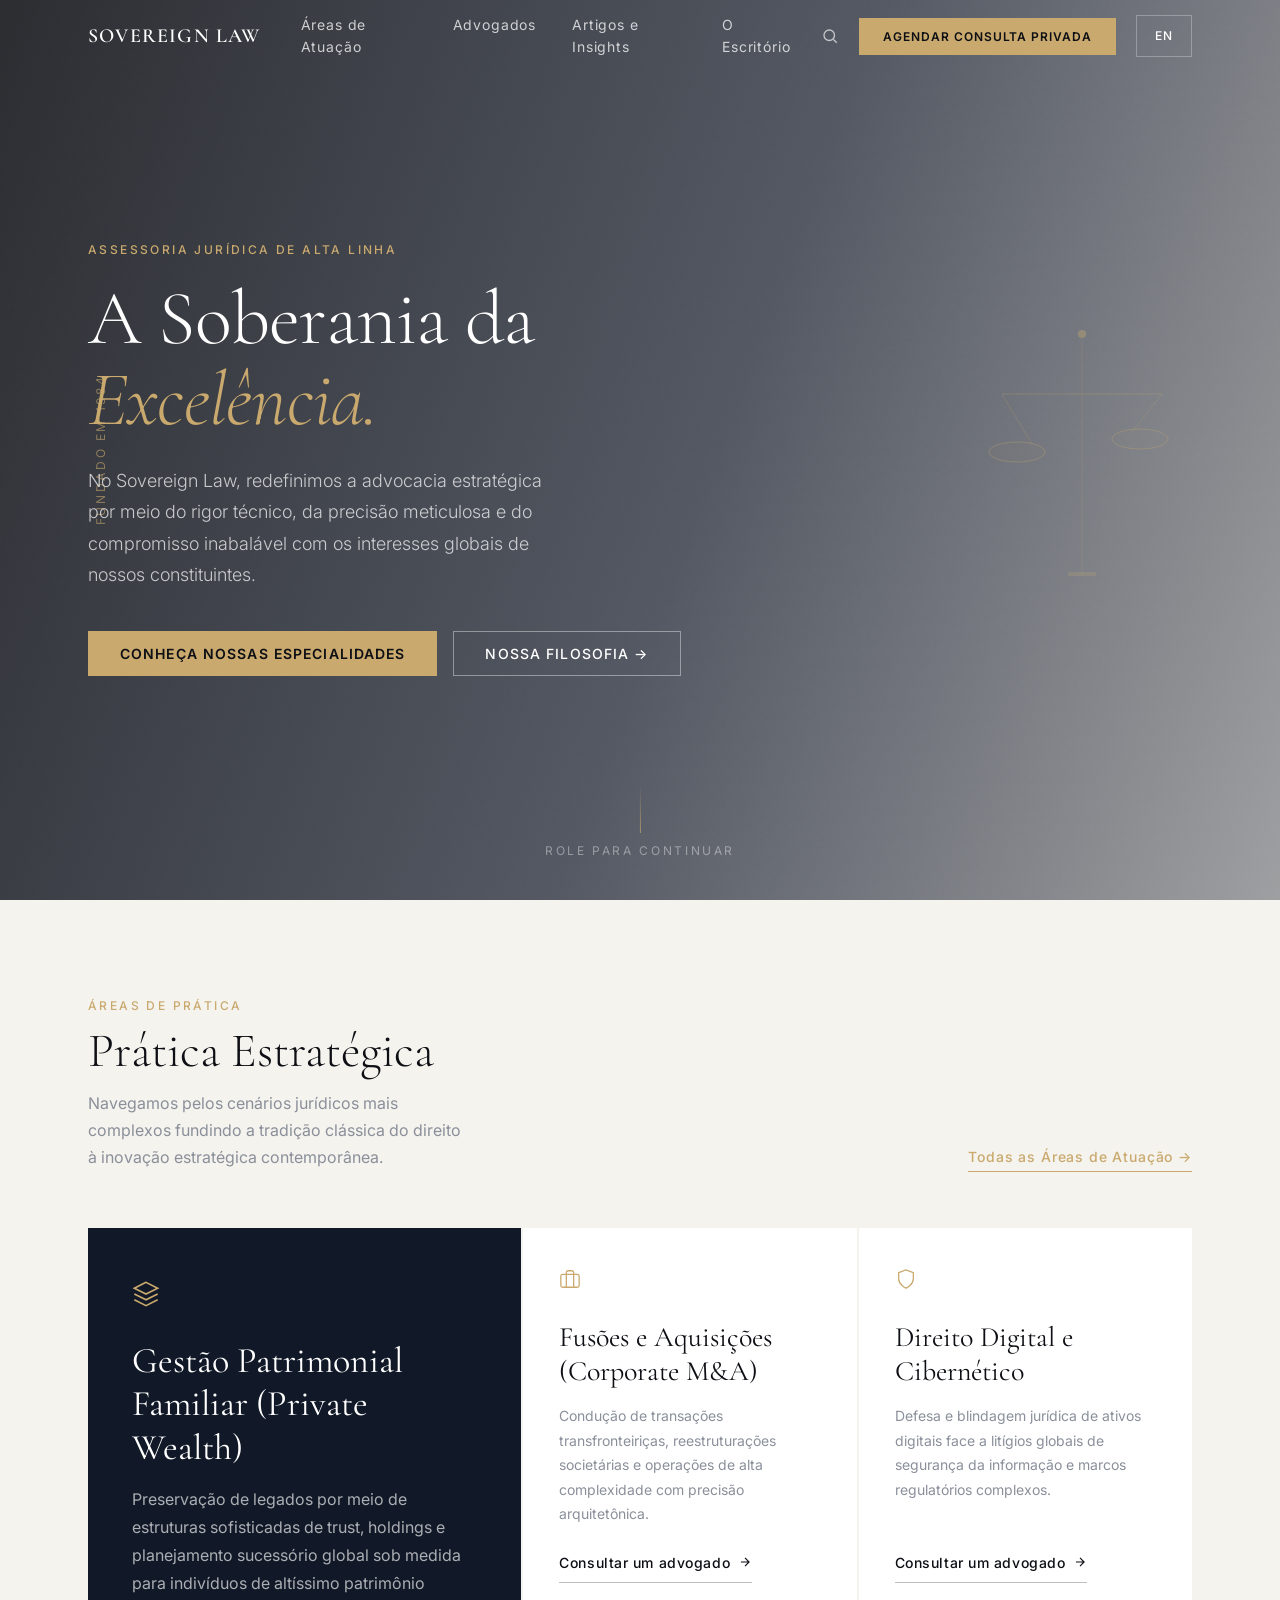
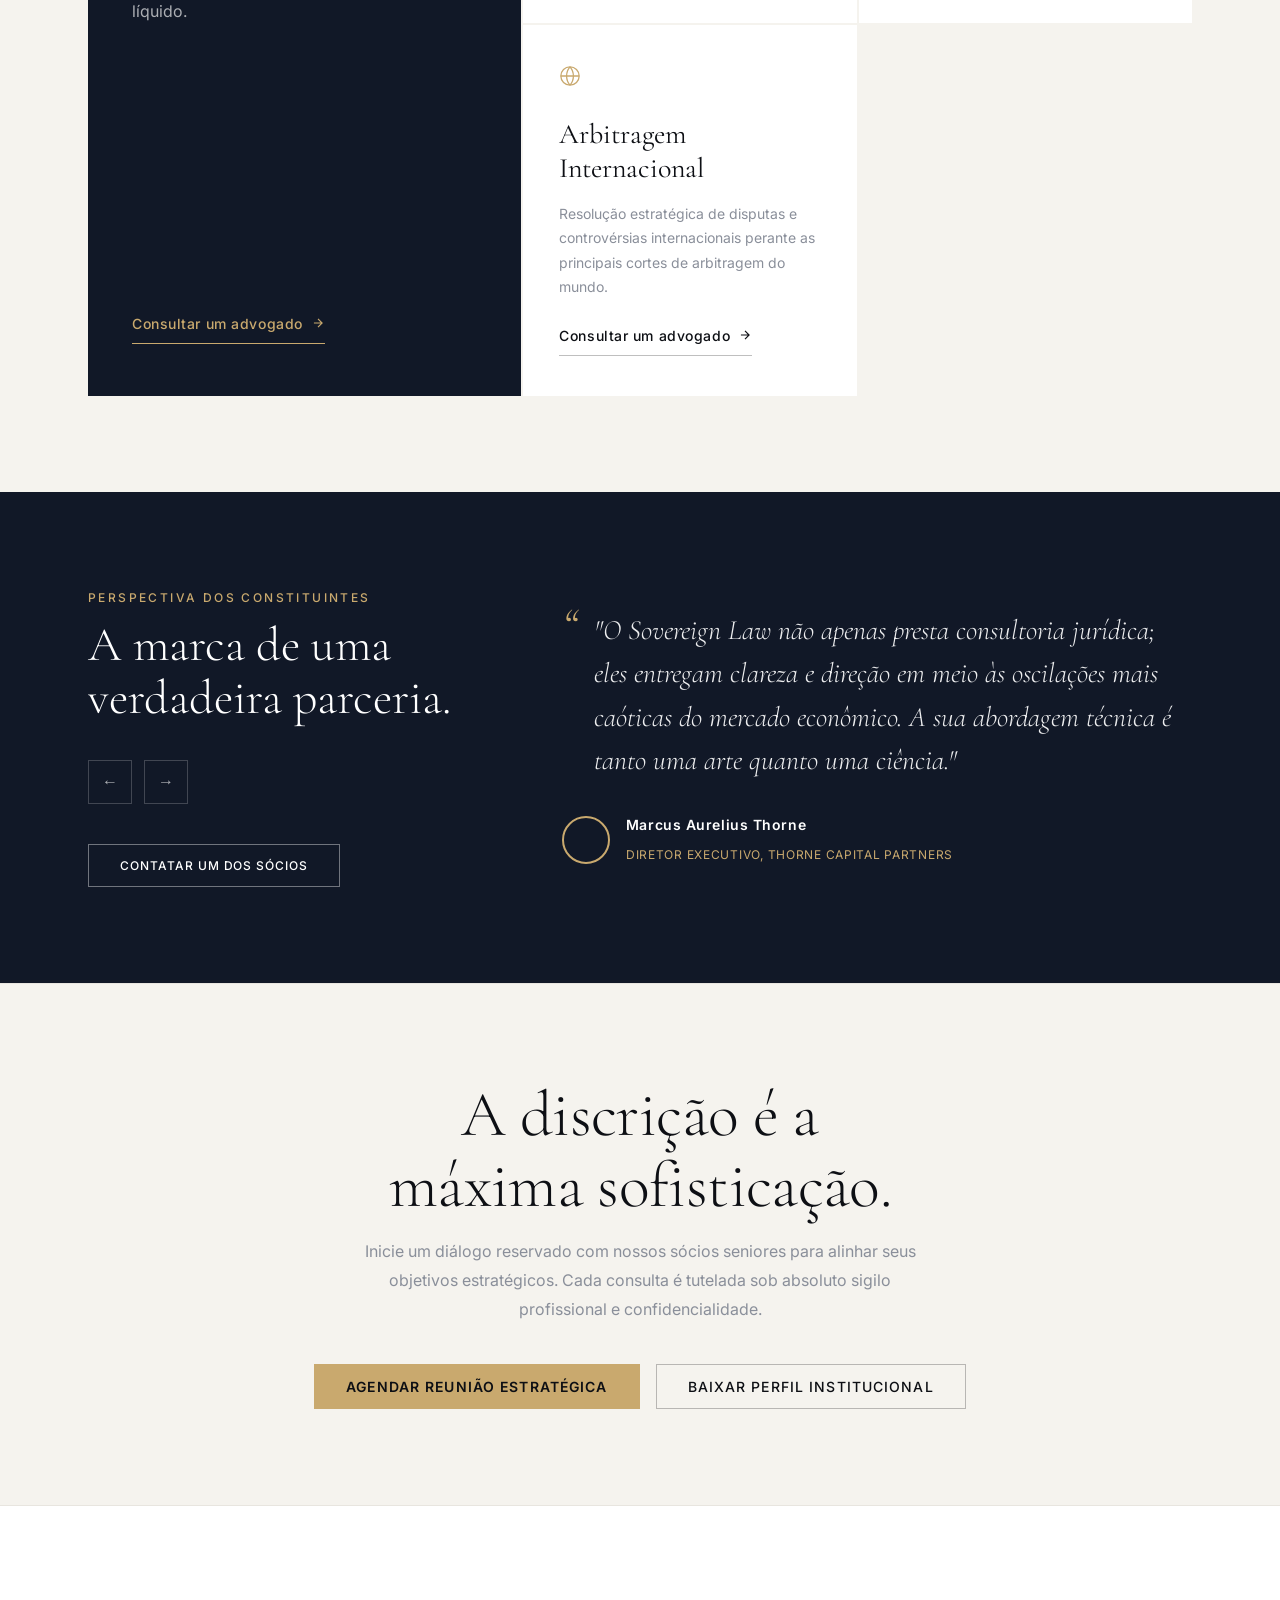
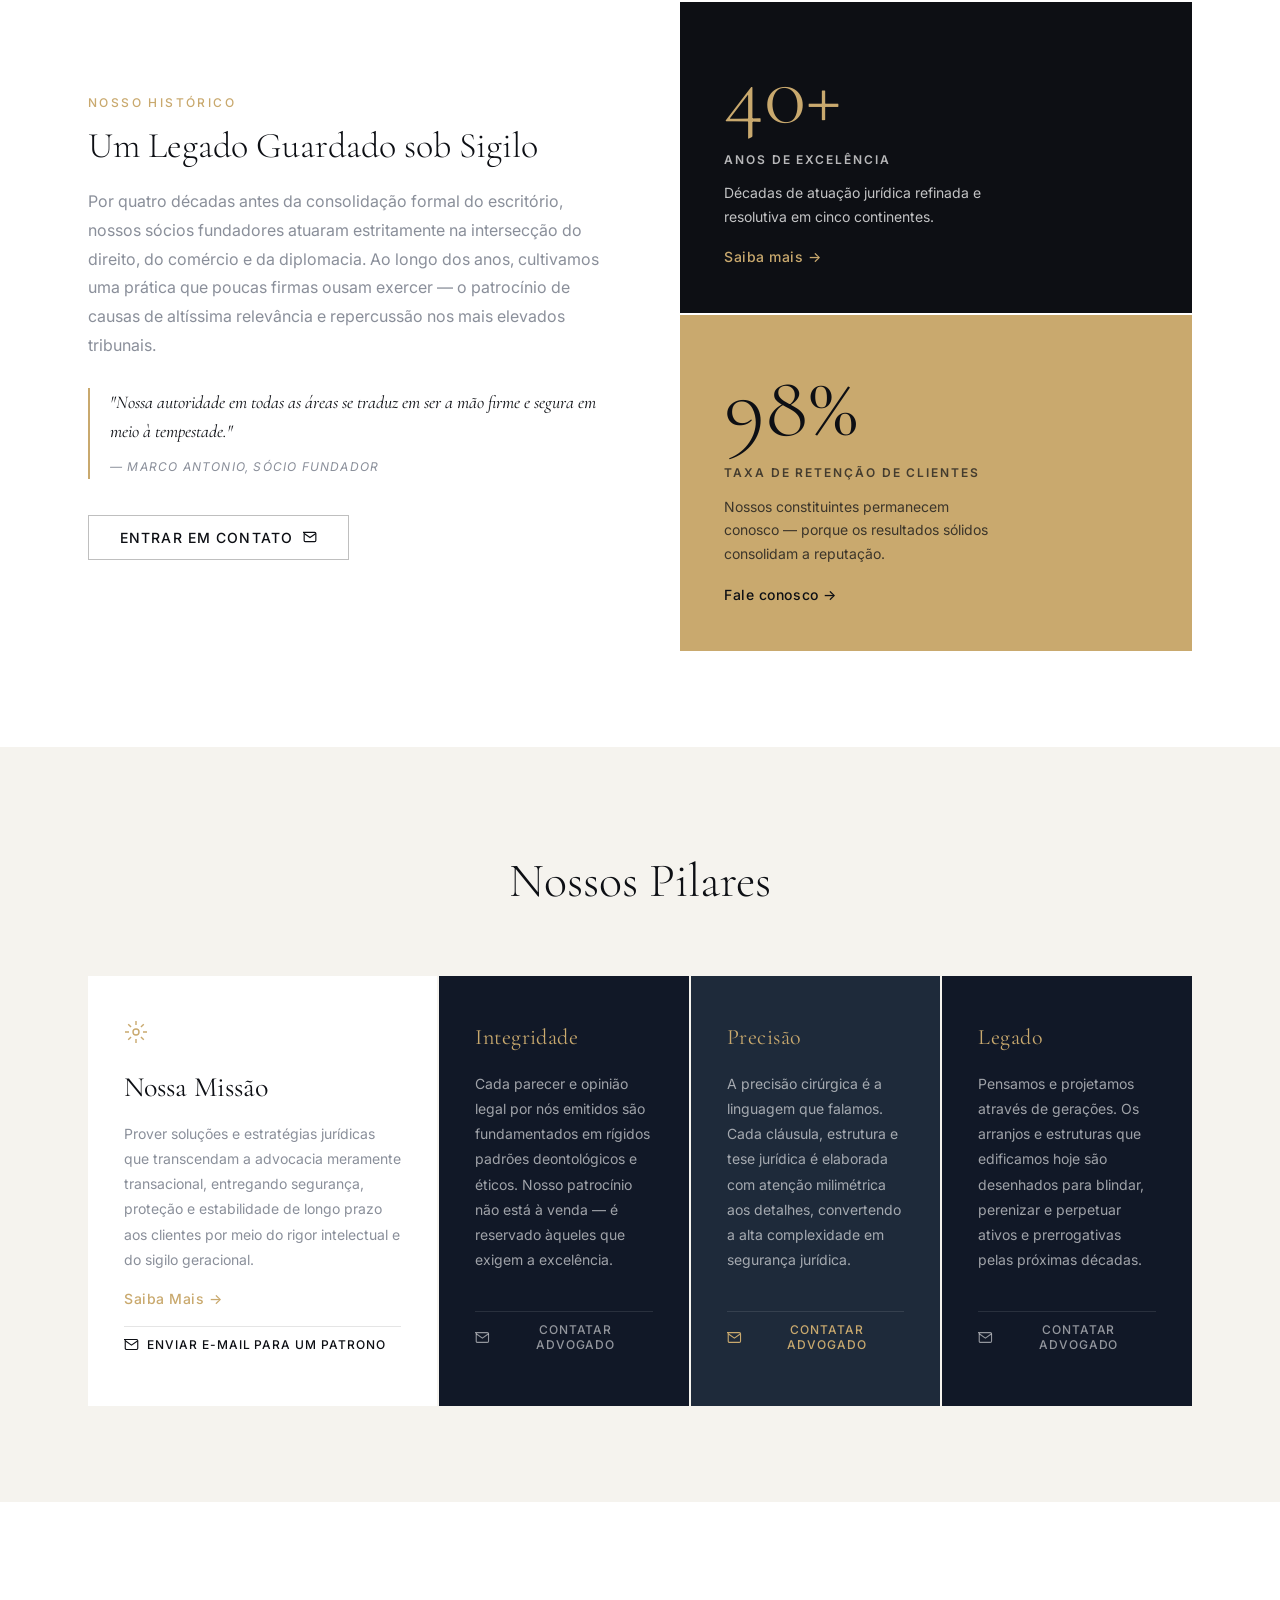
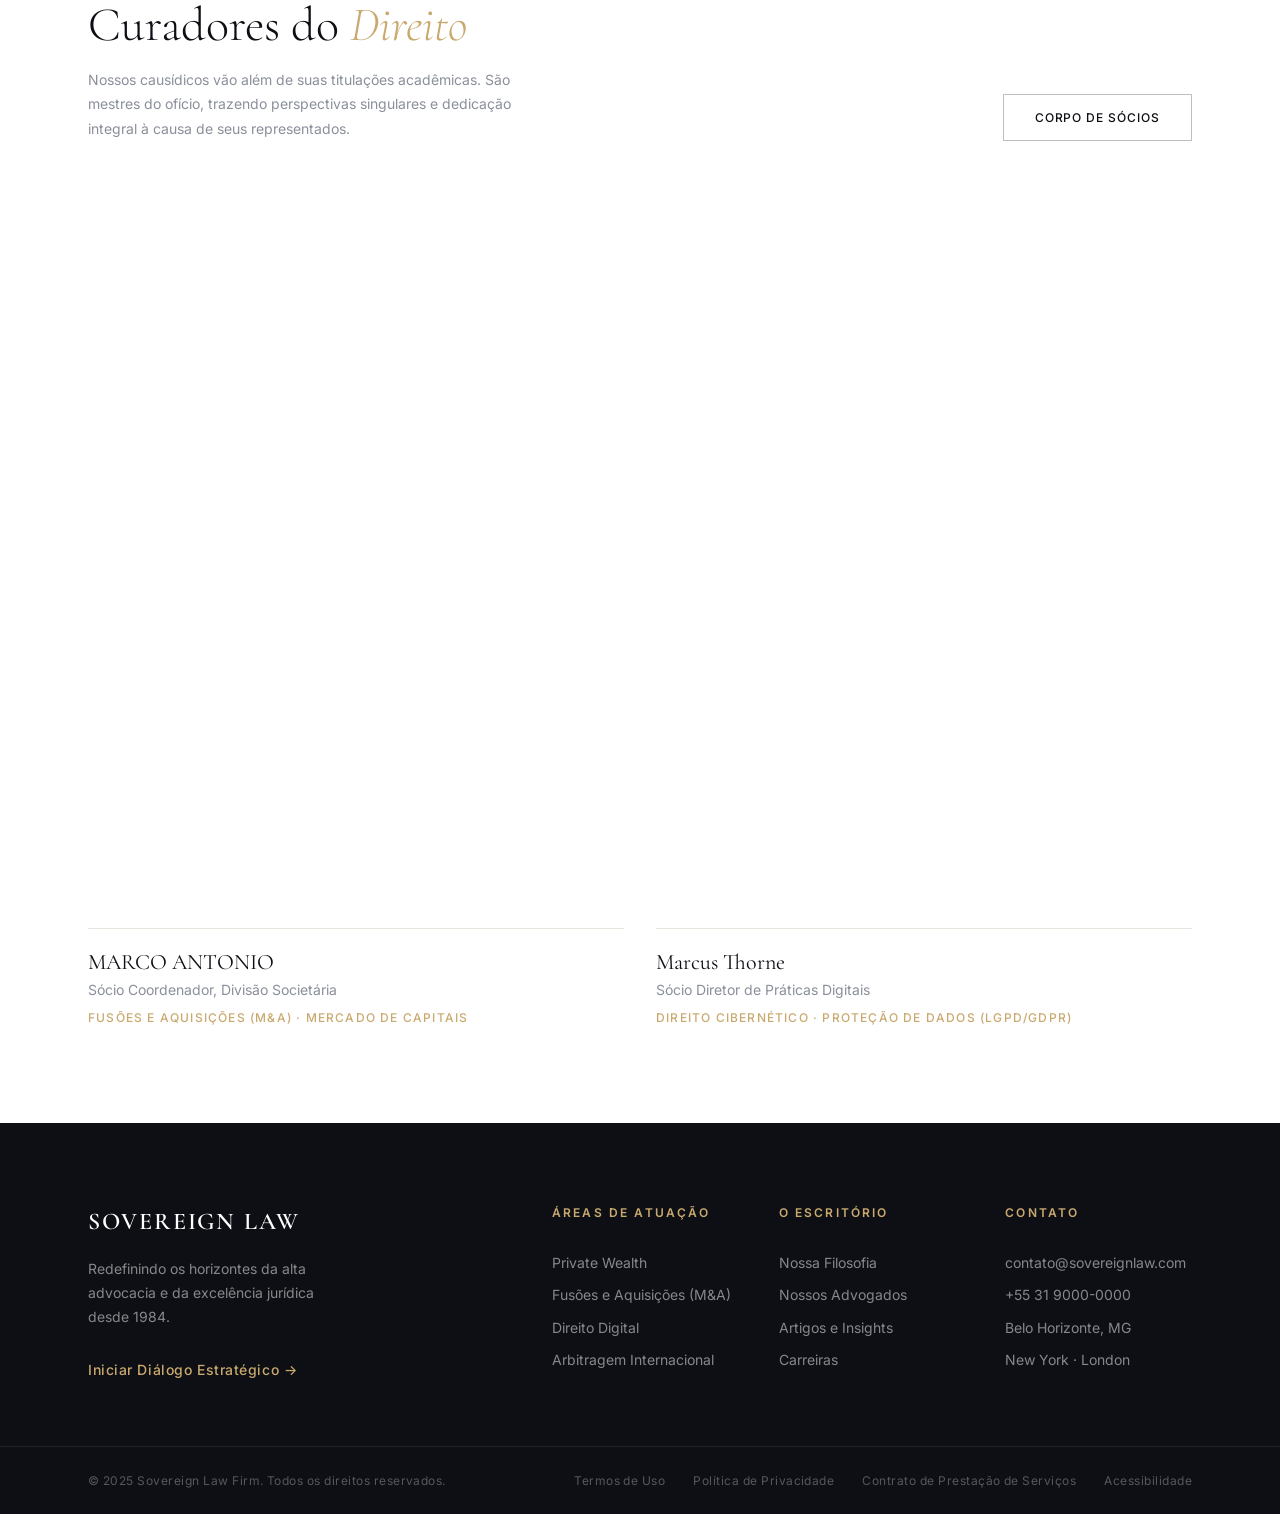
<file: index.html>
<!DOCTYPE html>
<html lang="pt-BR">
<head>
  <meta charset="UTF-8">
  <meta name="viewport" content="width=device-width, initial-scale=1.0">
  <title>Sovereign Law — Advocacia de Excelência e Alta Estratégia</title>
  <meta name="description" content="Sovereign Law é um escritório de advocacia premium especializado em Gestão Patrimonial (Private Wealth), Fusões e Aquisições (Corporate M&A), Direito Digital e Arbitragem Internacional. Redefinindo horizontes jurídicos desde 1984." />
  <link rel="canonical" href="https://sovereignlaw.com/" />

  <!-- Open Graph / Facebook / LinkedIn -->
  <meta property="og:type" content="website" />
  <meta property="og:url" content="https://sovereignlaw.com/" />
  <meta property="og:title" content="Sovereign Law — Advocacia de Excelência e Alta Estratégia" />
  <meta property="og:description" content="Assessoria jurídica estratégica de alta linha com rigor técnico, precisão meticulosa e compromisso inabalável." />
  <meta property="og:image" content="https://sovereignlaw.com/assets/og-image.jpg" />

  <!-- Twitter -->
  <meta name="twitter:card" content="summary_large_image" />
  <meta name="twitter:url" content="https://sovereignlaw.com/" />
  <meta name="twitter:title" content="Sovereign Law — Advocacia de Excelência e Alta Estratégia" />
  <meta name="twitter:description" content="Assessoria jurídica estratégica de alta linha com rigor técnico, precisão meticulosa e compromisso inabalável." />
  <meta name="twitter:image" content="https://sovereignlaw.com/assets/og-image.jpg" />

  <!-- Consolidated styles -->
  <link rel="stylesheet" href="global.css" />
</head>
<body>
  <a href="#main-content" class="skip-link">Pular para o conteúdo principal</a>

  <!-- =====================
       NAVBAR
       ===================== -->
  <header class="navbar" id="navbar">
    <div class="container navbar__inner">
      <a href="#" class="navbar__brand">
        <span class="navbar__brand-name">Sovereign Law</span>
      </a>
      <div class="navbar__menu" id="navbarMenu">
        <nav class="navbar__links" aria-label="Navegação principal">
          <a href="#expertise" class="navbar__link">Áreas de Atuação</a>
          <a href="#attorneys" class="navbar__link">Advogados</a>
          <a href="#insights" class="navbar__link">Artigos e Insights</a>
          <a href="#profile" class="navbar__link">O Escritório</a>
        </nav>
        <div class="navbar__actions">
          <button class="navbar__search" aria-label="Pesquisar">
            <svg width="18" height="18" viewBox="0 0 24 24" fill="none" stroke="currentColor" stroke-width="1.8">
              <circle cx="11" cy="11" r="7"/><path d="M21 21l-4.35-4.35"/>
            </svg>
          </button>
          <button
            class="btn-primary navbar__cta"
            onclick="openEmailModal('Consulta Privada', 'Solicitar uma consulta', 'Fale diretamente com um de nossos sócios. Toda consulta é tratada com discrição absoluta.')"
          >Agendar Consulta Privada</button>
          <a href="traducaoIngles.html" class="btn-ghost-dark navbar__lang-switch" aria-label="Mudar para Inglês">EN</a>
        </div>
      </div>
      <button class="navbar__hamburger" aria-label="Menu" id="hamburger">
        <span></span><span></span><span></span>
      </button>
    </div>
  </header>

  <!-- =====================
       HERO
       ===================== -->
  <main id="main-content">
    <section class="hero" id="home">
      <div class="hero__bg">
        <div class="hero__bg-image" aria-hidden="true"></div>
        <div class="hero__bg-overlay" aria-hidden="true"></div>
        <div class="hero__bg-grain" aria-hidden="true"></div>
      </div>
      <div class="hero__side-label" aria-hidden="true"><span>Fundado em <time datetime="1984">1984</time></span></div>
    <div class="container hero__content">
      <div class="hero__text">
        <p class="eyebrow hero__eyebrow">Assessoria Jurídica de Alta Linha</p>
        <h1 class="hero__headline">A Soberania da<br><em>Excelência.</em></h1>
        <p class="hero__body">
          No Sovereign Law, redefinimos a advocacia estratégica por meio do rigor técnico, da precisão meticulosa e do compromisso inabalável com os interesses globais de nossos constituintes.
        </p>
        <div class="hero__actions">
          <button
            class="btn-primary"
            onclick="openEmailModal('Consulta Inicial', 'Explorar nossa expertise', 'Conte-nos sobre seu desafio jurídico. Nossos sócios revisarão pessoalmente cada solicitação.')"
          >Conheça Nossas Especialidades</button>
          <button
            class="btn-outline"
            onclick="document.getElementById('about').scrollIntoView({behavior:'smooth'})"
          >Nossa Filosofia →</button>
        </div>
      </div>
      <div class="hero__visual" aria-hidden="true">
        <svg class="hero__scales" viewBox="0 0 220 280" fill="none" xmlns="http://www.w3.org/2000/svg">
          <line x1="110" y1="20" x2="110" y2="260" stroke="rgba(201,169,110,0.3)" stroke-width="1"/>
          <line x1="30" y1="80" x2="190" y2="80" stroke="rgba(201,169,110,0.5)" stroke-width="1"/>
          <line x1="30" y1="80" x2="60" y2="130" stroke="rgba(201,169,110,0.4)" stroke-width="1"/>
          <line x1="190" y1="80" x2="160" y2="118" stroke="rgba(201,169,110,0.4)" stroke-width="1"/>
          <ellipse cx="45" cy="138" rx="28" ry="10" stroke="rgba(201,169,110,0.6)" stroke-width="1" fill="rgba(201,169,110,0.06)"/>
          <ellipse cx="168" cy="125" rx="28" ry="10" stroke="rgba(201,169,110,0.6)" stroke-width="1" fill="rgba(201,169,110,0.06)"/>
          <circle cx="110" cy="20" r="4" fill="rgba(201,169,110,0.7)"/>
          <rect x="96" y="258" width="28" height="4" fill="rgba(201,169,110,0.4)" rx="1"/>
        </svg>
      </div>
    </div>
    <div class="hero__scroll" aria-hidden="true">
      <span class="hero__scroll-line"></span>
      <span class="hero__scroll-text">role para continuar</span>
    </div>
  </section>

  <!-- =====================
       STRATEGIC DOMAINS
       ===================== -->
  <section class="domains" id="expertise">
    <div class="container">
      <div class="domains__header reveal">
        <div>
          <p class="eyebrow">Áreas de Prática</p>
          <h2 class="domains__title">Prática Estratégica</h2>
          <p class="domains__sub">Navegamos pelos cenários jurídicos mais complexos fundindo a tradição clássica do direito à inovação estratégica contemporânea.</p>
        </div>
        <a href="#" class="domains__all-link">Todas as Áreas de Atuação →</a>
      </div>
      <div class="domains__grid">
        <article class="domain-card domain-card--featured reveal">
          <div class="domain-card__icon">
            <svg width="28" height="28" viewBox="0 0 24 24" fill="none" stroke="currentColor" stroke-width="1.4">
              <path d="M12 2L2 7l10 5 10-5-10-5z"/><path d="M2 17l10 5 10-5"/><path d="M2 12l10 5 10-5"/>
            </svg>
          </div>
          <h3 class="domain-card__title">Gestão Patrimonial Familiar (Private Wealth)</h3>
          <p class="domain-card__desc">Preservação de legados por meio de estruturas sofisticadas de trust, holdings e planejamento sucessório global sob medida para indivíduos de altíssimo patrimônio líquido.</p>
          <button class="domain-card__btn" onclick="openEmailModal('Private Wealth', 'Consulta sobre Private Wealth', 'Nossos especialistas em patrimônio privado estão prontos para atendê-lo com total discrição.')">
            Consultar um advogado
            <svg width="14" height="14" viewBox="0 0 24 24" fill="none" stroke="currentColor" stroke-width="2"><path d="M5 12h14M12 5l7 7-7 7"/></svg>
          </button>
        </article>
        <article class="domain-card reveal">
          <div class="domain-card__icon">
            <svg width="22" height="22" viewBox="0 0 24 24" fill="none" stroke="currentColor" stroke-width="1.4">
              <rect x="2" y="7" width="20" height="14" rx="2"/><path d="M16 21V5a2 2 0 00-2-2h-4a2 2 0 00-2 2v16"/>
            </svg>
          </div>
          <h3 class="domain-card__title">Fusões e Aquisições (Corporate M&amp;A)</h3>
          <p class="domain-card__desc">Condução de transações transfronteiriças, reestruturações societárias e operações de alta complexidade com precisão arquitetônica.</p>
          <button class="domain-card__btn domain-card__btn--dark" onclick="openEmailModal('Corporate M&A', 'Consulta sobre Corporate M&A', 'Especialistas em fusões e aquisições transfronteiriças.')">
            Consultar um advogado
            <svg width="14" height="14" viewBox="0 0 24 24" fill="none" stroke="currentColor" stroke-width="2"><path d="M5 12h14M12 5l7 7-7 7"/></svg>
          </button>
        </article>
        <article class="domain-card reveal">
          <div class="domain-card__icon">
            <svg width="22" height="22" viewBox="0 0 24 24" fill="none" stroke="currentColor" stroke-width="1.4">
              <path d="M12 22s8-4 8-10V5l-8-3-8 3v7c0 6 8 10 8 10z"/>
            </svg>
          </div>
          <h3 class="domain-card__title">Direito Digital e Cibernético</h3>
          <p class="domain-card__desc">Defesa e blindagem jurídica de ativos digitais face a litígios globais de segurança da informação e marcos regulatórios complexos.</p>
          <button class="domain-card__btn domain-card__btn--dark" onclick="openEmailModal('Cyber Law', 'Consulta sobre Cyber Law', 'Proteção jurídica digital de alto nível para corporações e indivíduos.')">
            Consultar um advogado
            <svg width="14" height="14" viewBox="0 0 24 24" fill="none" stroke="currentColor" stroke-width="2"><path d="M5 12h14M12 5l7 7-7 7"/></svg>
          </button>
        </article>
        <article class="domain-card reveal">
          <div class="domain-card__icon">
            <svg width="22" height="22" viewBox="0 0 24 24" fill="none" stroke="currentColor" stroke-width="1.4">
              <circle cx="12" cy="12" r="10"/><path d="M2 12h20M12 2a15.3 15.3 0 010 20M12 2a15.3 15.3 0 000 20"/>
            </svg>
          </div>
          <h3 class="domain-card__title">Arbitragem Internacional</h3>
          <p class="domain-card__desc">Resolução estratégica de disputas e controvérsias internacionais perante as principais cortes de arbitragem do mundo.</p>
          <button class="domain-card__btn domain-card__btn--dark" onclick="openEmailModal('Arbitragem Internacional', 'Consulta sobre Arbitragem', 'Resolução de disputas internacionais com experiência comprovada.')">
            Consultar um advogado
            <svg width="14" height="14" viewBox="0 0 24 24" fill="none" stroke="currentColor" stroke-width="2"><path d="M5 12h14M12 5l7 7-7 7"/></svg>
          </button>
        </article>
      </div>
    </div>
  </section>

  <!-- =====================
       TESTIMONIAL
       ===================== -->
  <section class="testimonial" id="about">
    <div class="container testimonial__inner">
      <div class="testimonial__label reveal">
        <p class="eyebrow">Perspectiva dos Constituintes</p>
        <h2 class="testimonial__headline">A marca de uma<br>verdadeira parceria.</h2>
        <div class="testimonial__nav">
          <button class="testimonial__arrow" id="tPrev" aria-label="Anterior">←</button>
          <button class="testimonial__arrow" id="tNext" aria-label="Próximo">→</button>
        </div>
      </div>
      <div class="testimonial__quotes" id="tQuotes">
        <blockquote class="testimonial__quote active">
          <p class="testimonial__text">"O Sovereign Law não apenas presta consultoria jurídica; eles entregam clareza e direção em meio às oscilações mais caóticas do mercado econômico. A sua abordagem técnica é tanto uma arte quanto uma ciência."</p>
          <footer class="testimonial__author">
            <div class="testimonial__avatar"></div>
            <div>
              <strong class="testimonial__name">Marcus Aurelius Thorne</strong>
              <span class="testimonial__role">Diretor Executivo, Thorne Capital Partners</span>
            </div>
          </footer>
        </blockquote>
        <blockquote class="testimonial__quote">
          <p class="testimonial__text">"Em quarenta anos operando no comércio internacional, nunca encontrei um escritório que unisse o domínio técnico das leis a uma parceria estratégica genuína da maneira que o Sovereign faz."</p>
          <footer class="testimonial__author">
            <div class="testimonial__avatar testimonial__avatar--2"></div>
            <div>
              <strong class="testimonial__name">Isabelle Beaumont-Leclair</strong>
              <span class="testimonial__role">Fundadora, BL Family Office</span>
            </div>
          </footer>
        </blockquote>
      </div>
      <div class="testimonial__cta reveal">
        <button class="btn-outline testimonial__email-btn" onclick="openEmailModal('Parceria Estratégica', 'Torne-se um cliente', 'Fale com um sócio sobre como podemos ser o parceiro estratégico que sua empresa precisa.')">
          Contatar um dos Sócios
        </button>
      </div>
    </div>
  </section>

  <!-- =====================
       DISCRETION CTA
       ===================== -->
  <section class="discretion">
    <div class="container discretion__inner">
      <div class="discretion__text reveal">
        <h2 class="discretion__headline">A discrição é a<br>máxima sofisticação.</h2>
        <p class="discretion__sub">Inicie um diálogo reservado com nossos sócios seniores para alinhar seus objetivos estratégicos. Cada consulta é tutelada sob absoluto sigilo profissional e confidencialidade.</p>
      </div>
      <div class="discretion__actions reveal">
        <button class="btn-primary" onclick="openEmailModal('Reunião Privada', 'Agendar reunião privada', 'Fale diretamente com um sócio sênior. Sua solicitação será tratada com absoluto sigilo.')">
          Agendar Reunião Estratégica
        </button>
        <button class="btn-ghost-dark" onclick="openEmailModal('Perfil da Firma', 'Solicitar perfil da firma', 'Enviaremos nossa apresentação institucional de forma confidencial.')">
          Baixar Perfil Institucional
        </button>
      </div>
    </div>
  </section>

  <!-- =====================
       LEGACY & STATS
       ===================== -->
  <section class="legacy" id="profile">
    <div class="container legacy__inner">
      <div class="legacy__text reveal">
        <p class="eyebrow">Nosso Histórico</p>
        <h2 class="legacy__title">Um Legado Guardado sob Sigilo</h2>
        <p class="legacy__body">Por quatro décadas antes da consolidação formal do escritório, nossos sócios fundadores atuaram estritamente na intersecção do direito, do comércio e da diplomacia. Ao longo dos anos, cultivamos uma prática que poucas firmas ousam exercer — o patrocínio de causas de altíssima relevância e repercussão nos mais elevados tribunais.</p>
        <blockquote class="legacy__quote">
          <p>"Nossa autoridade em todas as áreas se traduz em ser a mão firme e segura em meio à tempestade."</p>
          <cite>— MARCO ANTONIO, Sócio Fundador</cite>
        </blockquote>
        <button class="btn-ghost-dark legacy__email-btn" onclick="openEmailModal('Contato Geral', 'Fale com nossa equipe', 'Nossa equipe responderá em até 24 horas com total discrição.')">
          Entrar em Contato
          <svg width="14" height="14" viewBox="0 0 24 24" fill="none" stroke="currentColor" stroke-width="2">
            <path d="M4 4h16c1.1 0 2 .9 2 2v12c0 1.1-.9 2-2 2H4c-1.1 0-2-.9-2-2V6c0-1.1.9-2-2-2z"/>
            <polyline points="22,6 12,13 2,6"/>
          </svg>
        </button>
      </div>
      <div class="legacy__stats">
        <div class="legacy__stat-card legacy__stat-card--dark reveal">
          <span class="legacy__stat-number">40+</span>
          <span class="legacy__stat-label">Anos de Excelência</span>
          <p class="legacy__stat-desc">Décadas de atuação jurídica refinada e resolutiva em cinco continentes.</p>
          <button class="legacy__stat-btn" onclick="openEmailModal('Nossa História', 'Saiba mais sobre nossa história', 'Entre em contato para conhecer melhor nossa trajetória e filosofia.')">Saiba mais →</button>
        </div>
        <div class="legacy__stat-card legacy__stat-card--gold reveal">
          <span class="legacy__stat-number">98%</span>
          <span class="legacy__stat-label">Taxa de Retenção de Clientes</span>
          <p class="legacy__stat-desc">Nossos constituintes permanecem conosco — porque os resultados sólidos consolidam a reputação.</p>
          <button class="legacy__stat-btn legacy__stat-btn--dark" onclick="openEmailModal('Resultados', 'Fale sobre seus objetivos', 'Nossos sócios analisarão seu caso pessoalmente.')">Fale conosco →</button>
        </div>
      </div>
    </div>
  </section>

  <!-- =====================
       FOUNDATIONS
       ===================== -->
  <section class="foundations">
    <div class="container">
      <div class="foundations__header reveal">
        <h2 class="foundations__title">Nossos Pilares</h2>
      </div>
      <div class="foundations__grid">
        <div class="foundation-card foundation-card--mission reveal">
          <div class="foundation-card__icon">
            <svg width="24" height="24" viewBox="0 0 24 24" fill="none" stroke="currentColor" stroke-width="1.4">
              <circle cx="12" cy="12" r="3"/>
              <path d="M12 1v4M12 19v4M4.22 4.22l2.83 2.83M16.95 16.95l2.83 2.83M1 12h4M19 12h4M4.22 19.78l2.83-2.83M16.95 7.05l2.83-2.83"/>
            </svg>
          </div>
          <h3 class="foundation-card__title">Nossa Missão</h3>
          <p class="foundation-card__body">Prover soluções e estratégias jurídicas que transcendam a advocacia meramente transacional, entregando segurança, proteção e estabilidade de longo prazo aos clientes por meio do rigor intelectual e do sigilo geracional.</p>
          <a href="#" class="foundation-card__link">Saiba Mais →</a>
          <button class="foundation-card__email" onclick="openEmailModal('Nossa Missão', 'Conhecer nossa missão', 'Fale conosco para entender como nossa filosofia pode servir seus interesses.')">
            <svg width="15" height="15" viewBox="0 0 24 24" fill="none" stroke="currentColor" stroke-width="1.8"><path d="M4 4h16c1.1 0 2 .9 2 2v12c0 1.1-.9 2-2 2H4c-1.1 0-2-.9-2-2V6c0-1.1.9-2-2-2z"/><polyline points="22,6 12,13 2,6"/></svg>
            Enviar e-mail para um patrono
          </button>
        </div>
        <div class="foundation-card foundation-card--value reveal">
          <h3 class="foundation-card__value-name">Integridade</h3>
          <p class="foundation-card__body">Cada parecer e opinião legal por nós emitidos são fundamentados em rígidos padrões deontológicos e éticos. Nosso patrocínio não está à venda — é reservado àqueles que exigem a excelência.</p>
          <button class="foundation-card__email foundation-card__email--light" onclick="openEmailModal('Integridade', 'Falar sobre integridade e valores', 'Nossa equipe estará pronta para esclarecer nossa abordagem ética.')">
            <svg width="15" height="15" viewBox="0 0 24 24" fill="none" stroke="currentColor" stroke-width="1.8"><path d="M4 4h16c1.1 0 2 .9 2 2v12c0 1.1-.9 2-2 2H4c-1.1 0-2-.9-2-2V6c0-1.1.9-2-2-2z"/><polyline points="22,6 12,13 2,6"/></svg>
            Contatar Advogado
          </button>
        </div>
        <div class="foundation-card foundation-card--value foundation-card--value-active reveal">
          <h3 class="foundation-card__value-name">Precisão</h3>
          <p class="foundation-card__body">A precisão cirúrgica é a linguagem que falamos. Cada cláusula, estrutura e tese jurídica é elaborada com atenção milimétrica aos detalhes, convertendo a alta complexidade em segurança jurídica.</p>
          <button class="foundation-card__email foundation-card__email--gold" onclick="openEmailModal('Precisão', 'Falar sobre nossa precisão jurídica', 'Veja como nossa abordagem meticulosa pode proteger seus interesses.')">
            <svg width="15" height="15" viewBox="0 0 24 24" fill="none" stroke="currentColor" stroke-width="1.8"><path d="M4 4h16c1.1 0 2 .9 2 2v12c0 1.1-.9 2-2 2H4c-1.1 0-2-.9-2-2V6c0-1.1.9-2-2-2z"/><polyline points="22,6 12,13 2,6"/></svg>
            Contatar Advogado
          </button>
        </div>
        <div class="foundation-card foundation-card--value reveal">
          <h3 class="foundation-card__value-name">Legado</h3>
          <p class="foundation-card__body">Pensamos e projetamos através de gerações. Os arranjos e estruturas que edificamos hoje são desenhados para blindar, perenizar e perpetuar ativos e prerrogativas pelas próximas décadas.</p>
          <button class="foundation-card__email foundation-card__email--light" onclick="openEmailModal('Legado', 'Proteger seu legado', 'Nossos especialistas em planejamento sucessório estão à sua disposição.')">
            <svg width="15" height="15" viewBox="0 0 24 24" fill="none" stroke="currentColor" stroke-width="1.8"><path d="M4 4h16c1.1 0 2 .9 2 2v12c0 1.1-.9 2-2 2H4c-1.1 0-2-.9-2-2V6c0-1.1.9-2-2-2z"/><polyline points="22,6 12,13 2,6"/></svg>
            Contatar Advogado
          </button>
        </div>
      </div>
    </div>
  </section>

  <!-- =====================
       ATTORNEYS
       ===================== -->
  <section class="attorneys" id="attorneys">
    <div class="container">
      <div class="attorneys__header reveal">
        <div>
          <h2 class="attorneys__title">Curadores do <em>Direito</em></h2>
          <p class="attorneys__sub">Nossos causídicos vão além de suas titulações acadêmicas. São mestres do ofício, trazendo perspectivas singulares e dedicação integral à causa de seus representados.</p>
        </div>
        <a href="#" class="btn-ghost-dark attorneys__all-btn">Corpo de Sócios</a>
      </div>
      <div class="attorneys__grid">
        
        <article class="attorney-card reveal">
          <div class="attorney-card__photo attorney-card__photo--2">
            <div class="attorney-card__overlay">
              <button class="attorney-card__email-btn" onclick="openEmailModal('MARCO ANTONIO', 'Contatar MARCO ANTONIO', 'Lead Counsel em Corporate M&A e Mercado de Capitais.')">
                <svg width="16" height="16" viewBox="0 0 24 24" fill="none" stroke="currentColor" stroke-width="1.8"><path d="M4 4h16c1.1 0 2 .9 2 2v12c0 1.1-.9 2-2 2H4c-1.1 0-2-.9-2-2V6c0-1.1.9-2-2-2z"/><polyline points="22,6 12,13 2,6"/></svg>
                Enviar e-mail
              </button>
            </div>
          </div>
          <div class="attorney-card__info">
            <h3 class="attorney-card__name">MARCO ANTONIO</h3>
            <p class="attorney-card__role">Sócio Coordenador, Divisão Societária</p>
            <p class="attorney-card__spec">Fusões e Aquisições (M&amp;A) · Mercado de Capitais</p>
          </div>
        </article>
        <article class="attorney-card reveal">
          <div class="attorney-card__photo attorney-card__photo--3">
            <div class="attorney-card__overlay">
              <button class="attorney-card__email-btn" onclick="openEmailModal('Marcus Thorne', 'Contatar Marcus Thorne', 'Head of Digital Practice em Cyber Law e Proteção de Dados.')">
                <svg width="16" height="16" viewBox="0 0 24 24" fill="none" stroke="currentColor" stroke-width="1.8"><path d="M4 4h16c1.1 0 2 .9 2 2v12c0 1.1-.9 2-2 2H4c-1.1 0-2-.9-2-2V6c0-1.1.9-2-2-2z"/><polyline points="22,6 12,13 2,6"/></svg>
                Enviar e-mail
              </button>
            </div>
          </div>
          <div class="attorney-card__info">
            <h3 class="attorney-card__name">Marcus Thorne</h3>
            <p class="attorney-card__role">Sócio Diretor de Práticas Digitais</p>
            <p class="attorney-card__spec">Direito Cibernético · Proteção de Dados (LGPD/GDPR)</p>
          </div>
        </article>
      </div>
    </div>
  </section>
  </main>

  <!-- =====================
       FOOTER
       ===================== -->
  <footer class="footer">
    <div class="container footer__inner">
      <div class="footer__brand">
        <span class="footer__brand-name">Sovereign Law</span>
        <p class="footer__tagline">Redefinindo os horizontes da alta advocacia e da excelência jurídica desde <time datetime="1984">1984</time>.</p>
        <button class="footer__cta" onclick="openEmailModal('Consulta Geral', 'Inicie uma conversa', 'Nossa equipe responderá à sua mensagem em até 24 horas com total discrição.')">Iniciar Diálogo Estratégico →</button>
      </div>
      <nav class="footer__nav" aria-label="Navegação do Rodapé">
        <div class="footer__nav-col">
          <h3 class="footer__nav-heading">Áreas de Atuação</h3>
          <ul class="footer__nav-list">
            <li><a href="#">Private Wealth</a></li>
            <li><a href="#">Fusões e Aquisições (M&amp;A)</a></li>
            <li><a href="#">Direito Digital</a></li>
            <li><a href="#">Arbitragem Internacional</a></li>
          </ul>
        </div>
        <div class="footer__nav-col">
          <h3 class="footer__nav-heading">O Escritório</h3>
          <ul class="footer__nav-list">
            <li><a href="#">Nossa Filosofia</a></li>
            <li><a href="#">Nossos Advogados</a></li>
            <li><a href="#">Artigos e Insights</a></li>
            <li><a href="#">Carreiras</a></li>
          </ul>
        </div>
        <div class="footer__nav-col">
          <h3 class="footer__nav-heading">Contato</h3>
          <address class="footer__contact-info">
            <ul class="footer__nav-list">
              <li><a href="mailto:contato@sovereignlaw.com">contato@sovereignlaw.com</a></li>
              <li><a href="tel:+5531900000000">+55 31 9000-0000</a></li>
              <li>Belo Horizonte, MG</li>
              <li>New York · London</li>
            </ul>
          </address>
        </div>
      </nav>
    </div>
    <div class="footer__bottom">
      <div class="container footer__bottom-inner">
        <span>© <time datetime="2025">2025</time> Sovereign Law Firm. Todos os direitos reservados.</span>
        <div class="footer__legal">
          <a href="#">Termos de Uso</a>
          <a href="#">Política de Privacidade</a>
          <a href="#">Contrato de Prestação de Serviços</a>
          <a href="#">Acessibilidade</a>
        </div>
      </div>
    </div>
  </footer>

  <!-- =====================
       EMAIL MODAL
       ===================== -->
  <div class="email-modal-overlay" id="emailModal" role="dialog" aria-modal="true" aria-labelledby="modalTitle">
    <div class="email-modal">
      <button class="email-modal__close" onclick="closeEmailModal()" aria-label="Fechar">&#215;</button>
      <p class="email-modal__eyebrow" id="modalContext">Consulta Particular</p>
      <h2 class="email-modal__title" id="modalTitle">Fale com um sócio</h2>
      <p class="email-modal__sub" id="modalSub">Toda consulta é tratada com absoluta discrição. Responderemos em até 24 horas.</p>
      <form onsubmit="submitEmail(event)">
        <input type="text"  name="name"    placeholder="Seu nome completo"    required autocomplete="name" />
        <input type="email" name="email"   placeholder="E-mail corporativo"   required autocomplete="email" />
        <input type="tel"   name="phone"   placeholder="Telefone (opcional)"          autocomplete="tel" />
        <select name="area" required>
          <option value="" disabled selected>Área de interesse jurídica</option>
          <option value="private-wealth">Gestão Patrimonial (Private Wealth)</option>
          <option value="corporate-ma">Fusões e Aquisições (Corporate M&amp;A)</option>
          <option value="cyber-law">Direito Digital e Cibernético</option>
          <option value="arbitration">Arbitragem Internacional</option>
          <option value="other">Outra demanda consultiva/contenciosa</option>
        </select>
        <textarea name="message" placeholder="Descreva sucintamente o escopo ou a sua necessidade jurídica…"></textarea>
        <button type="submit" class="email-modal__submit">Enviar Mensagem Confidencial</button>
      </form>
      <p class="email-modal__privacy">🔒 Seus dados estão resguardados sob sigilo profissional e estrita política de privacidade.</p>
    </div>
  </div>

  <div class="gallery-overlay" id="galleryOverlay" role="dialog" aria-modal="true" aria-labelledby="galleryTitle">
    <div class="gallery-modal">
      <button class="gallery-modal__close" onclick="closeGalleryModal()" aria-label="Fechar galeria">&#215;</button>
      <div class="gallery-modal__header">
        <p class="eyebrow">Galeria de Advogados</p>
        <h2 class="gallery-modal__title" id="galleryTitle">Conheça nosso corpo jurídico</h2>
        <p class="gallery-modal__desc">Veja outros perfis e imagens dos nossos advogados sem sair da página principal.</p>
      </div>
      <div class="gallery-modal__grid">
        <figure class="gallery-card">
          <div class="gallery-card__img" style="background-image:url('https://images.unsplash.com/photo-1500648767791-00dcc994a43e?w=900&q=80')"></div>
          <figcaption>MARCO ANTONIO</figcaption>
        </figure>
        <figure class="gallery-card">
          <div class="gallery-card__img" style="background-image:url('https://images.unsplash.com/photo-1560250097-0b93528c311a?w=900&q=80')"></div>
          <figcaption>Marcus Thorne</figcaption>
        </figure>
        <figure class="gallery-card">
          <div class="gallery-card__img" style="background-image:url('https://images.unsplash.com/photo-1551806230-e0d80a6876c9?w=900&q=80')"></div>
          <figcaption>Sophia Delacroix</figcaption>
        </figure>
        <figure class="gallery-card">
          <div class="gallery-card__img" style="background-image:url('https://images.unsplash.com/photo-1542744173-8e7e53415bb0?w=900&q=80')"></div>
          <figcaption>Ana Tavarez</figcaption>
        </figure>
      </div>
    </div>
  </div>

  <!-- JAVASCRIPT -->   
  <script src="index.js"></script>

</body>
</html>
</file>
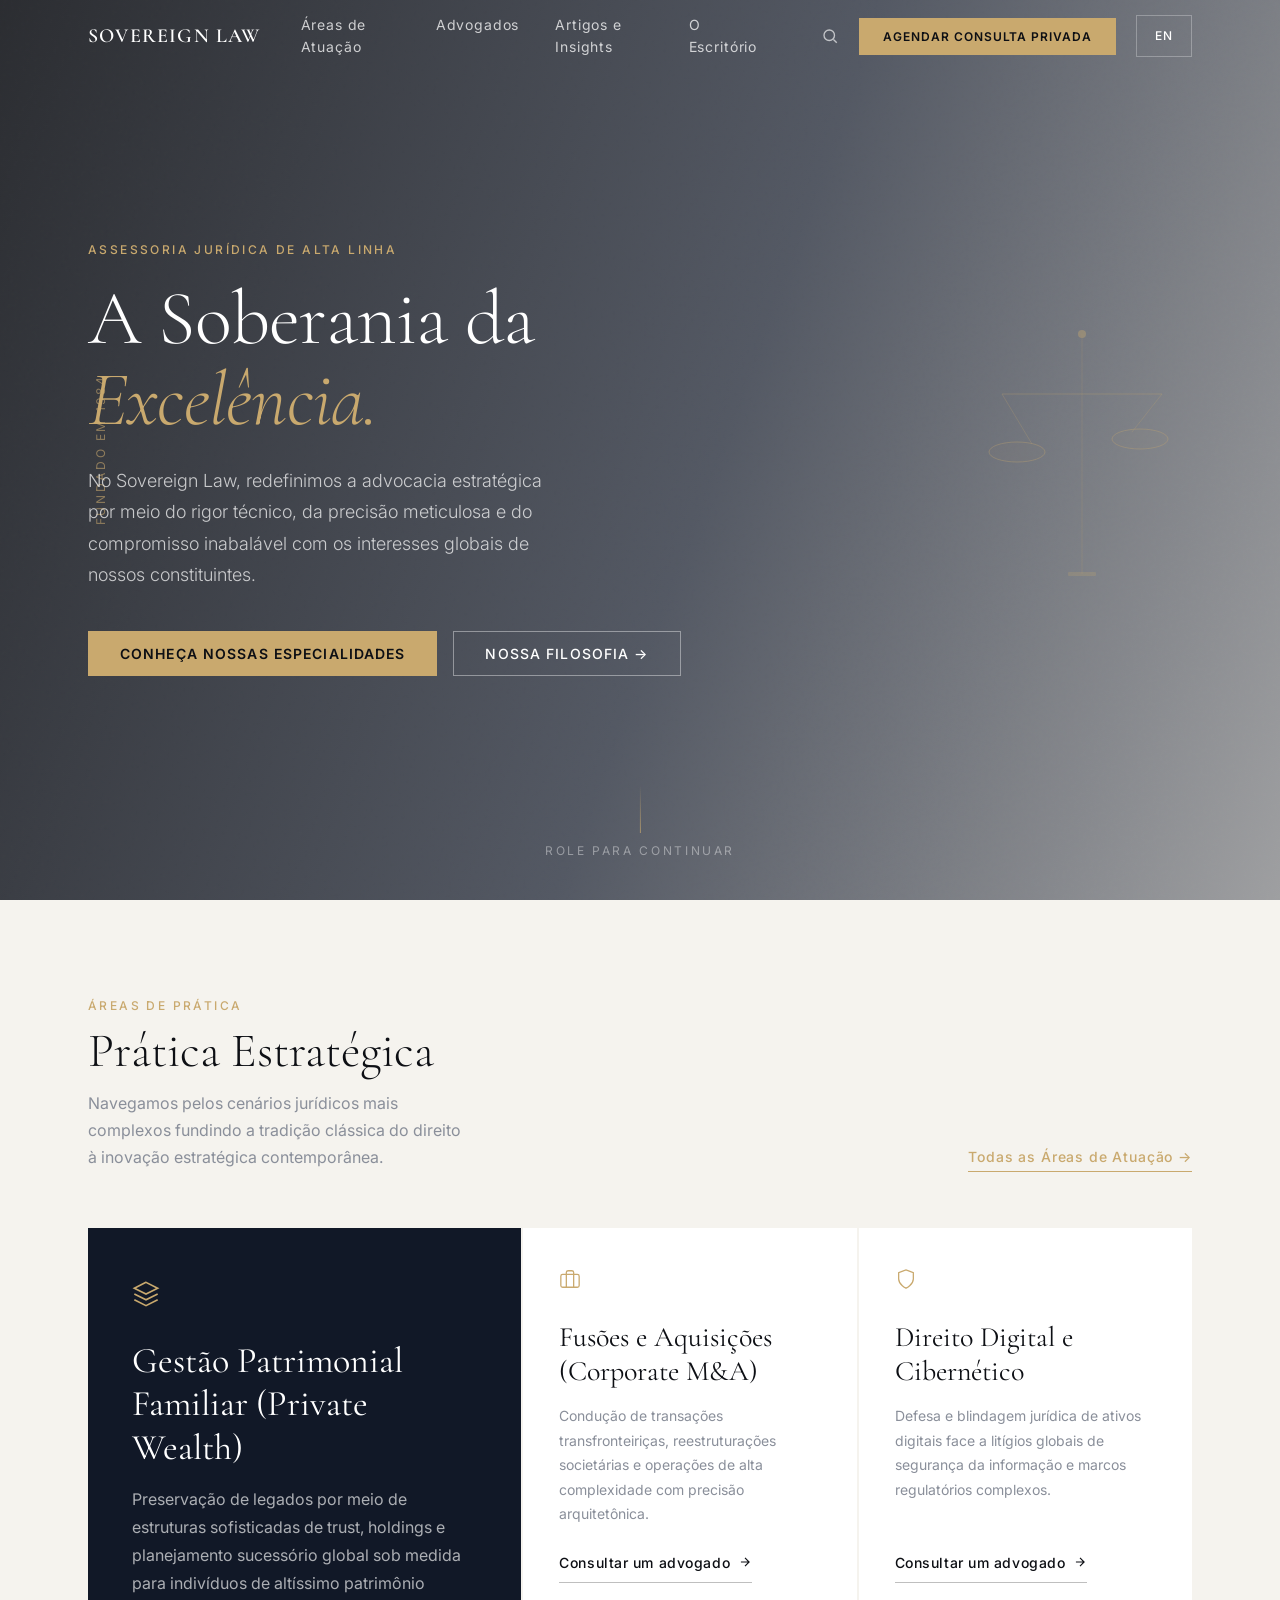
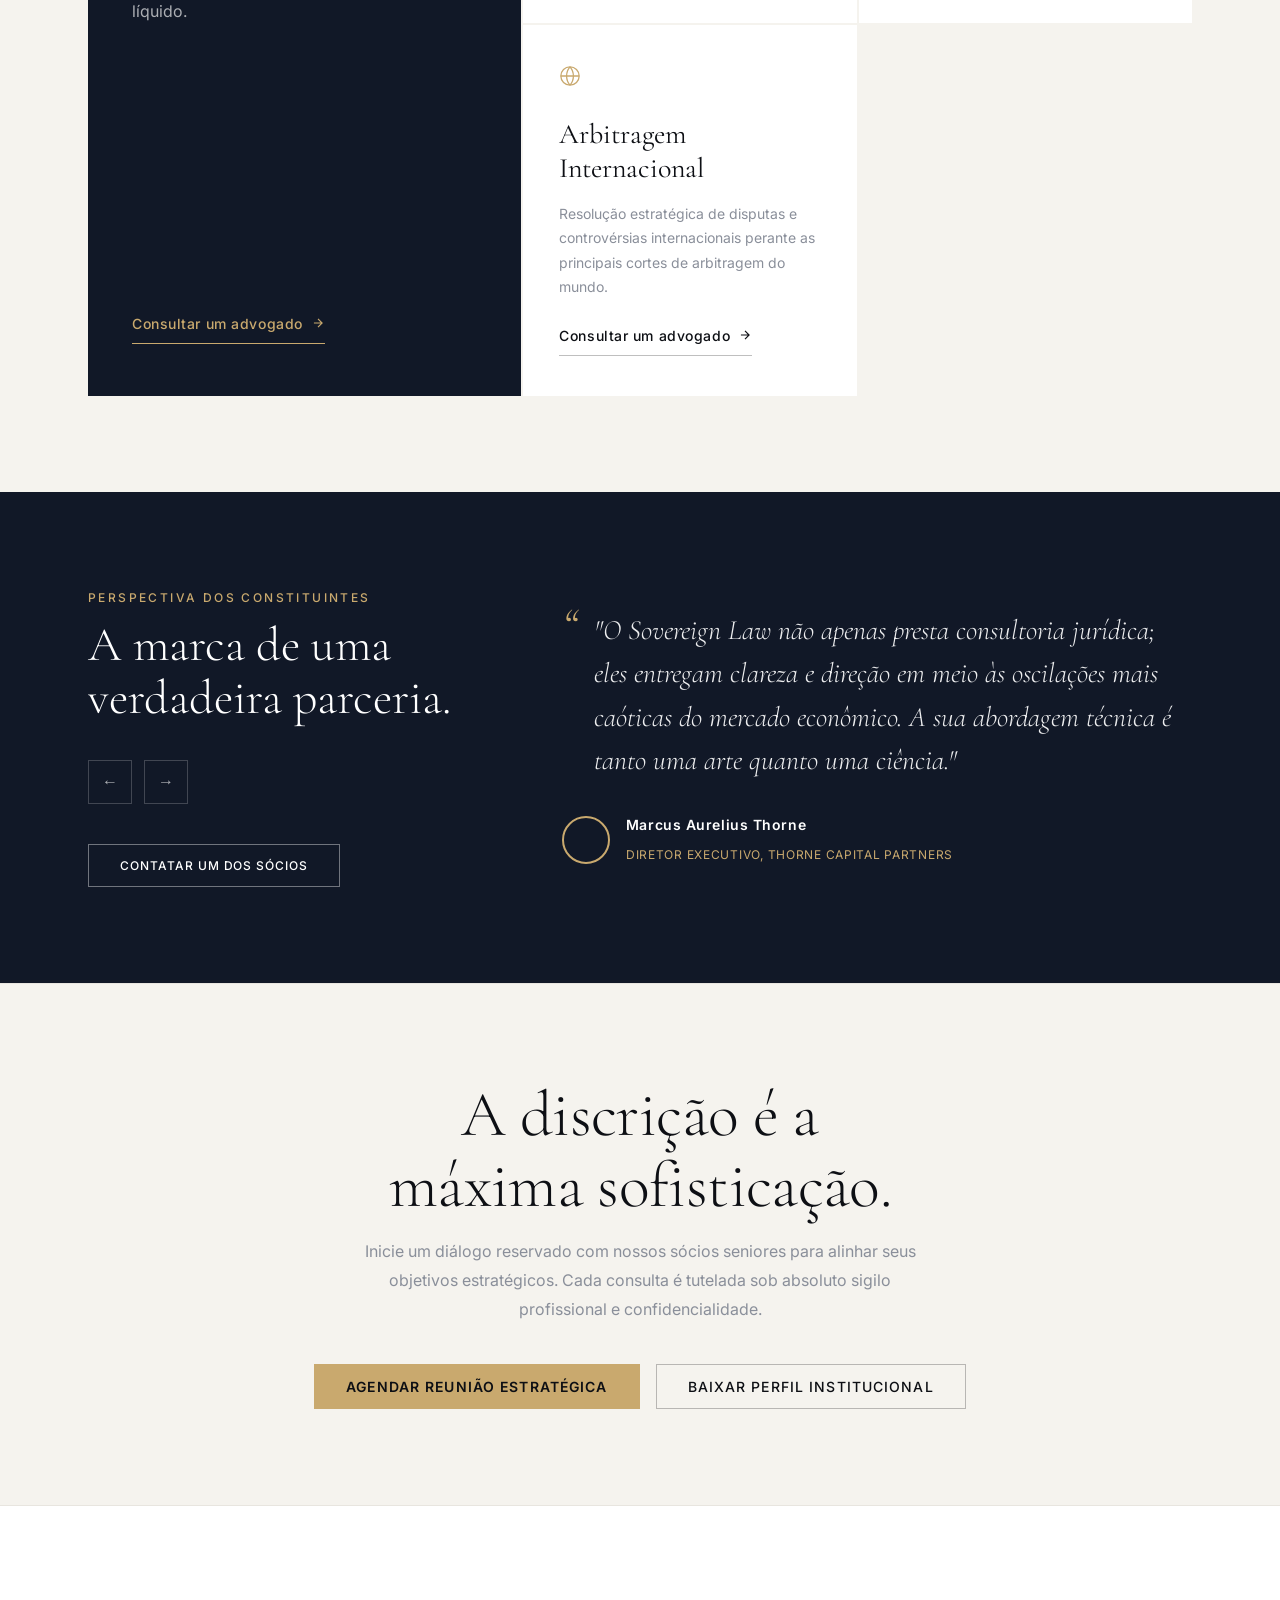
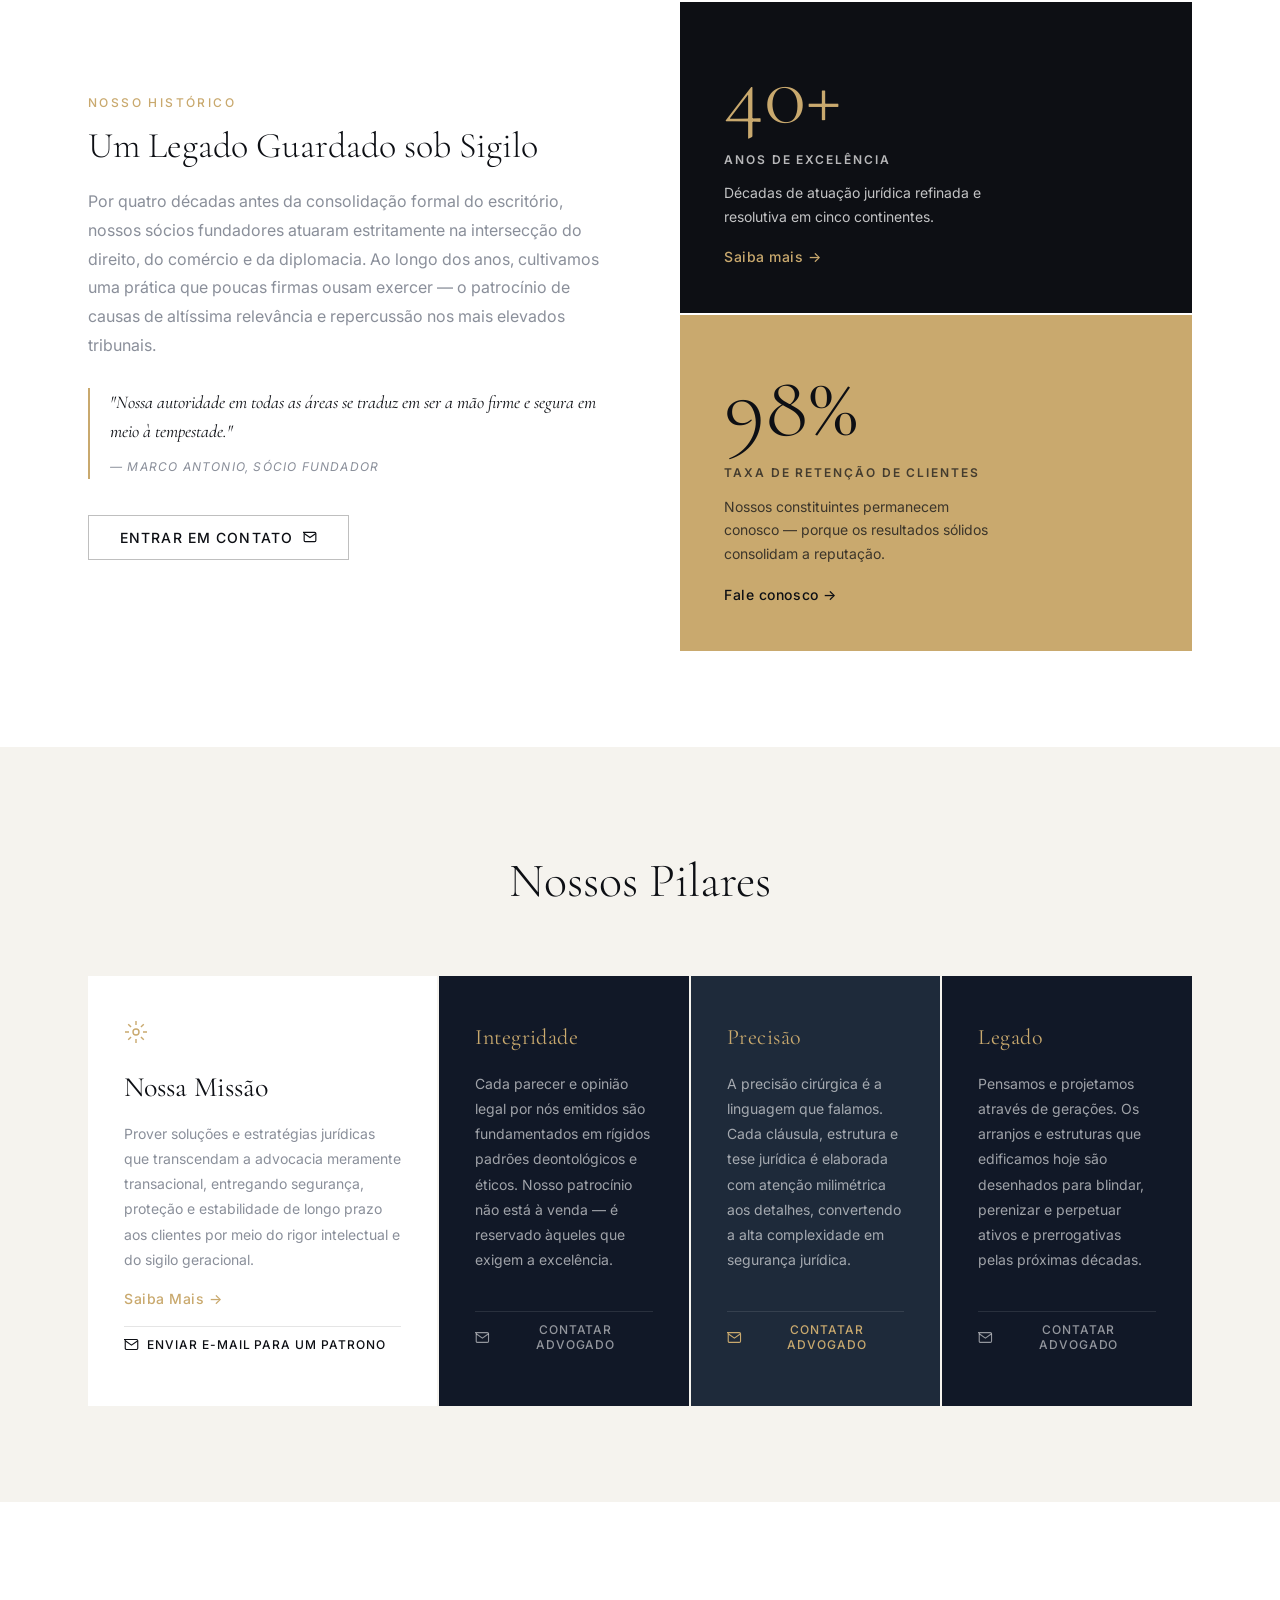
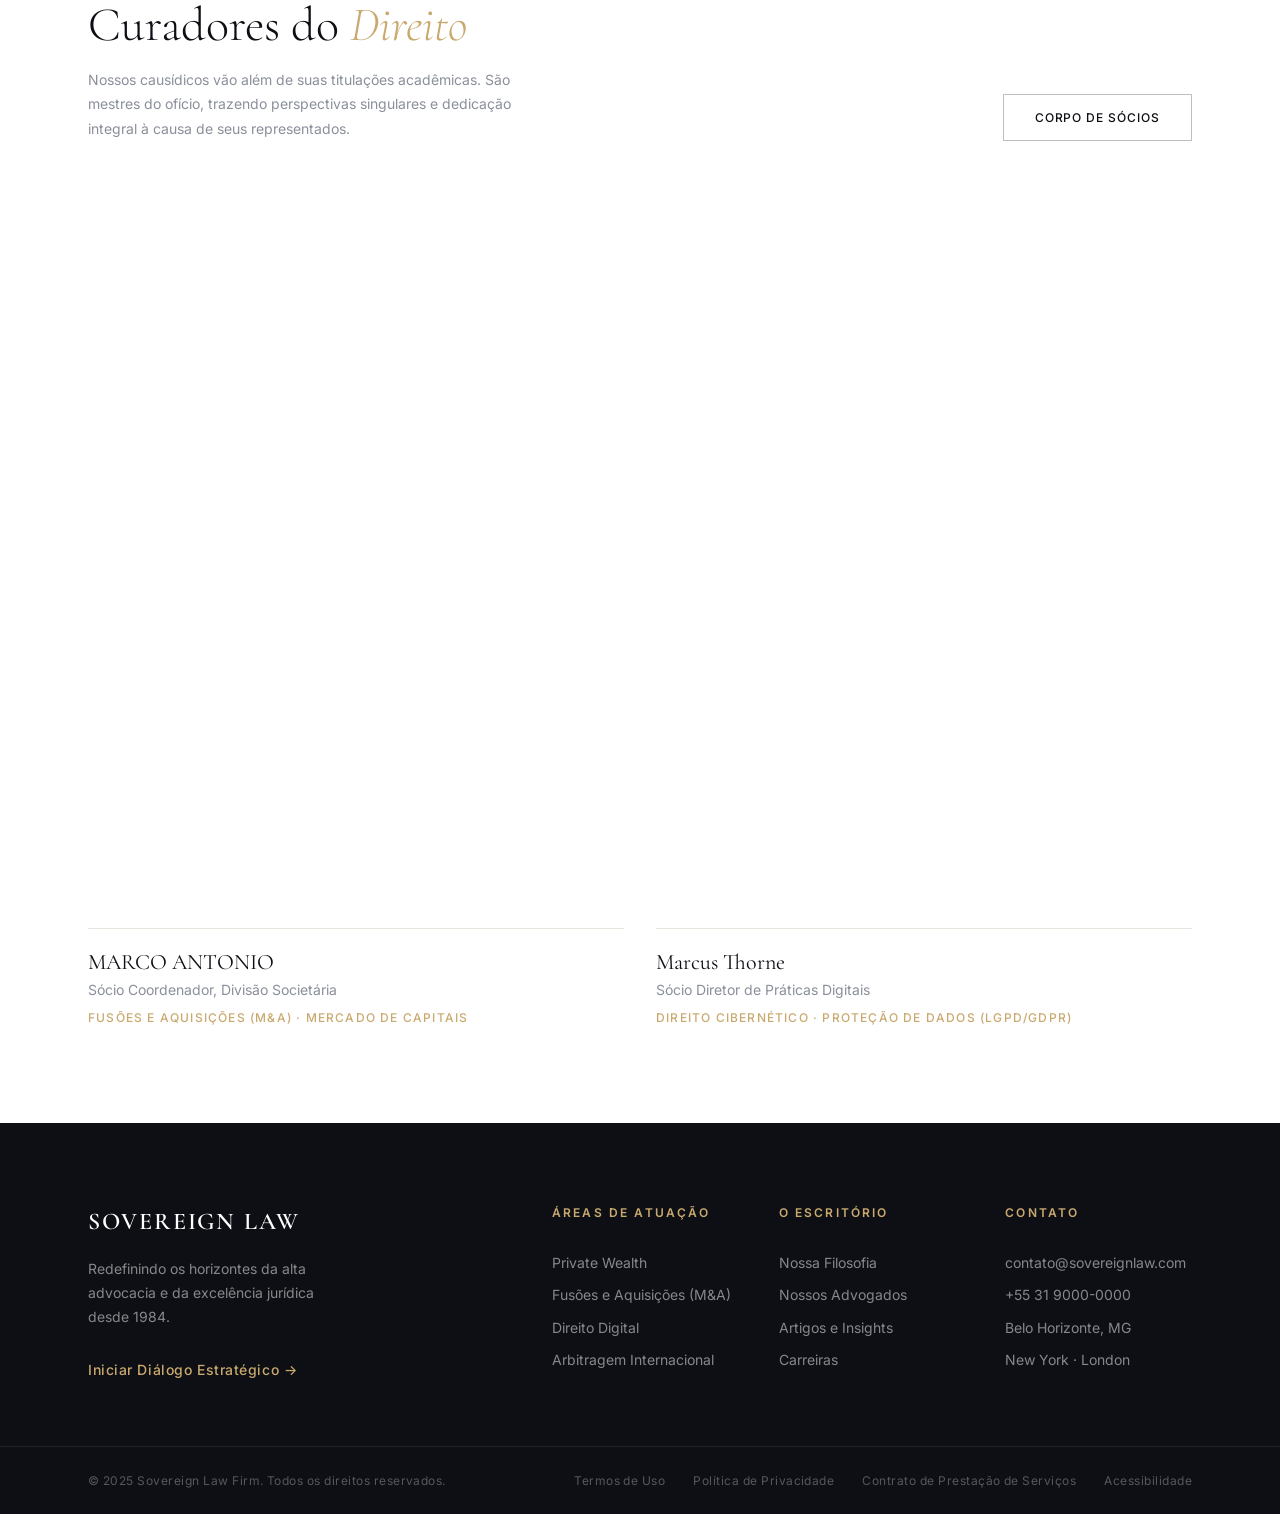
<file: arquivo/index.html>
<!DOCTYPE html>
<html lang="en">
<head>
  <meta charset="UTF-8">
  <meta name="viewport" content="width=device-width, initial-scale=1.0">
  <title>Document</title>
  <!-- Consolidated styles -->
  <link rel="stylesheet" href="global.css" />
</head>
<body>

  <!-- =====================
       NAVBAR
       ===================== -->
  <header class="navbar" id="navbar">
    <div class="container navbar__inner">
      <a href="#" class="navbar__brand">
        <span class="navbar__brand-name">Sovereign Law</span>
      </a>
      <nav class="navbar__links" aria-label="Navegação principal">
        <a href="#expertise" class="navbar__link">Áreas de Atuação</a>
        <a href="#attorneys" class="navbar__link">Advogados</a>
        <a href="#insights" class="navbar__link">Artigos e Insights</a>
        <a href="#profile" class="navbar__link">O Escritório</a>
      </nav>
      <div class="navbar__actions">
        <button class="navbar__search" aria-label="Pesquisar">
          <svg width="18" height="18" viewBox="0 0 24 24" fill="none" stroke="currentColor" stroke-width="1.8">
            <circle cx="11" cy="11" r="7"/><path d="M21 21l-4.35-4.35"/>
          </svg>
        </button>
        <button
          class="btn-primary navbar__cta"
          onclick="openEmailModal('Consulta Privada', 'Solicitar uma consulta', 'Fale diretamente com um de nossos sócios. Toda consulta é tratada com discrição absoluta.')"
        >Agendar Consulta Privada</button>
        <a href="traducaoIngles.html" class="btn-ghost-dark navbar__lang-switch" aria-label="Mudar para Inglês">EN</a>
      </div>
      <button class="navbar__hamburger" aria-label="Menu" id="hamburger">
        <span></span><span></span><span></span>
      </button>
    </div>
  </header>

  <!-- =====================
       HERO
       ===================== -->
  <section class="hero" id="home">
    <div class="hero__bg">
      <div class="hero__bg-image" aria-hidden="true"></div>
      <div class="hero__bg-overlay" aria-hidden="true"></div>
      <div class="hero__bg-grain" aria-hidden="true"></div>
    </div>
    <div class="hero__side-label" aria-hidden="true"><span>Fundado em 1984</span></div>
    <div class="container hero__content">
      <div class="hero__text">
        <p class="eyebrow hero__eyebrow">Assessoria Jurídica de Alta Linha</p>
        <h1 class="hero__headline">A Soberania da<br><em>Excelência.</em></h1>
        <p class="hero__body">
          No Sovereign Law, redefinimos a advocacia estratégica por meio do rigor técnico, da precisão meticulosa e do compromisso inabalável com os interesses globais de nossos constituintes.
        </p>
        <div class="hero__actions">
          <button
            class="btn-primary"
            onclick="openEmailModal('Consulta Inicial', 'Explorar nossa expertise', 'Conte-nos sobre seu desafio jurídico. Nossos sócios revisarão pessoalmente cada solicitação.')"
          >Conheça Nossas Especialidades</button>
          <button
            class="btn-outline"
            onclick="document.getElementById('about').scrollIntoView({behavior:'smooth'})"
          >Nossa Filosofia →</button>
        </div>
      </div>
      <div class="hero__visual" aria-hidden="true">
        <svg class="hero__scales" viewBox="0 0 220 280" fill="none" xmlns="http://www.w3.org/2000/svg">
          <line x1="110" y1="20" x2="110" y2="260" stroke="rgba(201,169,110,0.3)" stroke-width="1"/>
          <line x1="30" y1="80" x2="190" y2="80" stroke="rgba(201,169,110,0.5)" stroke-width="1"/>
          <line x1="30" y1="80" x2="60" y2="130" stroke="rgba(201,169,110,0.4)" stroke-width="1"/>
          <line x1="190" y1="80" x2="160" y2="118" stroke="rgba(201,169,110,0.4)" stroke-width="1"/>
          <ellipse cx="45" cy="138" rx="28" ry="10" stroke="rgba(201,169,110,0.6)" stroke-width="1" fill="rgba(201,169,110,0.06)"/>
          <ellipse cx="168" cy="125" rx="28" ry="10" stroke="rgba(201,169,110,0.6)" stroke-width="1" fill="rgba(201,169,110,0.06)"/>
          <circle cx="110" cy="20" r="4" fill="rgba(201,169,110,0.7)"/>
          <rect x="96" y="258" width="28" height="4" fill="rgba(201,169,110,0.4)" rx="1"/>
        </svg>
      </div>
    </div>
    <div class="hero__scroll" aria-hidden="true">
      <span class="hero__scroll-line"></span>
      <span class="hero__scroll-text">role para continuar</span>
    </div>
  </section>

  <!-- =====================
       STRATEGIC DOMAINS
       ===================== -->
  <section class="domains" id="expertise">
    <div class="container">
      <div class="domains__header reveal">
        <div>
          <p class="eyebrow">Áreas de Prática</p>
          <h2 class="domains__title">Prática Estratégica</h2>
          <p class="domains__sub">Navegamos pelos cenários jurídicos mais complexos fundindo a tradição clássica do direito à inovação estratégica contemporânea.</p>
        </div>
        <a href="#" class="domains__all-link">Todas as Áreas de Atuação →</a>
      </div>
      <div class="domains__grid">
        <article class="domain-card domain-card--featured reveal">
          <div class="domain-card__icon">
            <svg width="28" height="28" viewBox="0 0 24 24" fill="none" stroke="currentColor" stroke-width="1.4">
              <path d="M12 2L2 7l10 5 10-5-10-5z"/><path d="M2 17l10 5 10-5"/><path d="M2 12l10 5 10-5"/>
            </svg>
          </div>
          <h3 class="domain-card__title">Gestão Patrimonial Familiar (Private Wealth)</h3>
          <p class="domain-card__desc">Preservação de legados por meio de estruturas sofisticadas de trust, holdings e planejamento sucessório global sob medida para indivíduos de altíssimo patrimônio líquido.</p>
          <button class="domain-card__btn" onclick="openEmailModal('Private Wealth', 'Consulta sobre Private Wealth', 'Nossos especialistas em patrimônio privado estão prontos para atendê-lo com total discrição.')">
            Consultar um advogado
            <svg width="14" height="14" viewBox="0 0 24 24" fill="none" stroke="currentColor" stroke-width="2"><path d="M5 12h14M12 5l7 7-7 7"/></svg>
          </button>
        </article>
        <article class="domain-card reveal">
          <div class="domain-card__icon">
            <svg width="22" height="22" viewBox="0 0 24 24" fill="none" stroke="currentColor" stroke-width="1.4">
              <rect x="2" y="7" width="20" height="14" rx="2"/><path d="M16 21V5a2 2 0 00-2-2h-4a2 2 0 00-2 2v16"/>
            </svg>
          </div>
          <h3 class="domain-card__title">Fusões e Aquisições (Corporate M&amp;A)</h3>
          <p class="domain-card__desc">Condução de transações transfronteiriças, reestruturações societárias e operações de alta complexidade com precisão arquitetônica.</p>
          <button class="domain-card__btn domain-card__btn--dark" onclick="openEmailModal('Corporate M&A', 'Consulta sobre Corporate M&A', 'Especialistas em fusões e aquisições transfronteiriças.')">
            Consultar um advogado
            <svg width="14" height="14" viewBox="0 0 24 24" fill="none" stroke="currentColor" stroke-width="2"><path d="M5 12h14M12 5l7 7-7 7"/></svg>
          </button>
        </article>
        <article class="domain-card reveal">
          <div class="domain-card__icon">
            <svg width="22" height="22" viewBox="0 0 24 24" fill="none" stroke="currentColor" stroke-width="1.4">
              <path d="M12 22s8-4 8-10V5l-8-3-8 3v7c0 6 8 10 8 10z"/>
            </svg>
          </div>
          <h3 class="domain-card__title">Direito Digital e Cibernético</h3>
          <p class="domain-card__desc">Defesa e blindagem jurídica de ativos digitais face a litígios globais de segurança da informação e marcos regulatórios complexos.</p>
          <button class="domain-card__btn domain-card__btn--dark" onclick="openEmailModal('Cyber Law', 'Consulta sobre Cyber Law', 'Proteção jurídica digital de alto nível para corporações e indivíduos.')">
            Consultar um advogado
            <svg width="14" height="14" viewBox="0 0 24 24" fill="none" stroke="currentColor" stroke-width="2"><path d="M5 12h14M12 5l7 7-7 7"/></svg>
          </button>
        </article>
        <article class="domain-card reveal">
          <div class="domain-card__icon">
            <svg width="22" height="22" viewBox="0 0 24 24" fill="none" stroke="currentColor" stroke-width="1.4">
              <circle cx="12" cy="12" r="10"/><path d="M2 12h20M12 2a15.3 15.3 0 010 20M12 2a15.3 15.3 0 000 20"/>
            </svg>
          </div>
          <h3 class="domain-card__title">Arbitragem Internacional</h3>
          <p class="domain-card__desc">Resolução estratégica de disputas e controvérsias internacionais perante as principais cortes de arbitragem do mundo.</p>
          <button class="domain-card__btn domain-card__btn--dark" onclick="openEmailModal('Arbitragem Internacional', 'Consulta sobre Arbitragem', 'Resolução de disputas internacionais com experiência comprovada.')">
            Consultar um advogado
            <svg width="14" height="14" viewBox="0 0 24 24" fill="none" stroke="currentColor" stroke-width="2"><path d="M5 12h14M12 5l7 7-7 7"/></svg>
          </button>
        </article>
      </div>
    </div>
  </section>

  <!-- =====================
       TESTIMONIAL
       ===================== -->
  <section class="testimonial" id="about">
    <div class="container testimonial__inner">
      <div class="testimonial__label reveal">
        <p class="eyebrow">Perspectiva dos Constituintes</p>
        <h2 class="testimonial__headline">A marca de uma<br>verdadeira parceria.</h2>
        <div class="testimonial__nav">
          <button class="testimonial__arrow" id="tPrev" aria-label="Anterior">←</button>
          <button class="testimonial__arrow" id="tNext" aria-label="Próximo">→</button>
        </div>
      </div>
      <div class="testimonial__quotes" id="tQuotes">
        <blockquote class="testimonial__quote active">
          <p class="testimonial__text">"O Sovereign Law não apenas presta consultoria jurídica; eles entregam clareza e direção em meio às oscilações mais caóticas do mercado econômico. A sua abordagem técnica é tanto uma arte quanto uma ciência."</p>
          <footer class="testimonial__author">
            <div class="testimonial__avatar"></div>
            <div>
              <strong class="testimonial__name">Marcus Aurelius Thorne</strong>
              <span class="testimonial__role">Diretor Executivo, Thorne Capital Partners</span>
            </div>
          </footer>
        </blockquote>
        <blockquote class="testimonial__quote">
          <p class="testimonial__text">"Em quarenta anos operando no comércio internacional, nunca encontrei um escritório que unisse o domínio técnico das leis a uma parceria estratégica genuína da maneira que o Sovereign faz."</p>
          <footer class="testimonial__author">
            <div class="testimonial__avatar testimonial__avatar--2"></div>
            <div>
              <strong class="testimonial__name">Isabelle Beaumont-Leclair</strong>
              <span class="testimonial__role">Fundadora, BL Family Office</span>
            </div>
          </footer>
        </blockquote>
      </div>
      <div class="testimonial__cta reveal">
        <button class="btn-outline testimonial__email-btn" onclick="openEmailModal('Parceria Estratégica', 'Torne-se um cliente', 'Fale com um sócio sobre como podemos ser o parceiro estratégico que sua empresa precisa.')">
          Contatar um dos Sócios
        </button>
      </div>
    </div>
  </section>

  <!-- =====================
       DISCRETION CTA
       ===================== -->
  <section class="discretion">
    <div class="container discretion__inner">
      <div class="discretion__text reveal">
        <h2 class="discretion__headline">A discrição é a<br>máxima sofisticação.</h2>
        <p class="discretion__sub">Inicie um diálogo reservado com nossos sócios seniores para alinhar seus objetivos estratégicos. Cada consulta é tutelada sob absoluto sigilo profissional e confidencialidade.</p>
      </div>
      <div class="discretion__actions reveal">
        <button class="btn-primary" onclick="openEmailModal('Reunião Privada', 'Agendar reunião privada', 'Fale diretamente com um sócio sênior. Sua solicitação será tratada com absoluto sigilo.')">
          Agendar Reunião Estratégica
        </button>
        <button class="btn-ghost-dark" onclick="openEmailModal('Perfil da Firma', 'Solicitar perfil da firma', 'Enviaremos nossa apresentação institucional de forma confidencial.')">
          Baixar Perfil Institucional
        </button>
      </div>
    </div>
  </section>

  <!-- =====================
       LEGACY & STATS
       ===================== -->
  <section class="legacy" id="profile">
    <div class="container legacy__inner">
      <div class="legacy__text reveal">
        <p class="eyebrow">Nosso Histórico</p>
        <h2 class="legacy__title">Um Legado Guardado sob Sigilo</h2>
        <p class="legacy__body">Por quatro décadas antes da consolidação formal do escritório, nossos sócios fundadores atuaram estritamente na intersecção do direito, do comércio e da diplomacia. Ao longo dos anos, cultivamos uma prática que poucas firmas ousam exercer — o patrocínio de causas de altíssima relevância e repercussão nos mais elevados tribunais.</p>
        <blockquote class="legacy__quote">
          <p>"Nossa autoridade em todas as áreas se traduz em ser a mão firme e segura em meio à tempestade."</p>
          <cite>— MARCO ANTONIO, Sócio Fundador</cite>
        </blockquote>
        <button class="btn-ghost-dark legacy__email-btn" onclick="openEmailModal('Contato Geral', 'Fale com nossa equipe', 'Nossa equipe responderá em até 24 horas com total discrição.')">
          Entrar em Contato
          <svg width="14" height="14" viewBox="0 0 24 24" fill="none" stroke="currentColor" stroke-width="2">
            <path d="M4 4h16c1.1 0 2 .9 2 2v12c0 1.1-.9 2-2 2H4c-1.1 0-2-.9-2-2V6c0-1.1.9-2-2-2z"/>
            <polyline points="22,6 12,13 2,6"/>
          </svg>
        </button>
      </div>
      <div class="legacy__stats">
        <div class="legacy__stat-card legacy__stat-card--dark reveal">
          <span class="legacy__stat-number">40+</span>
          <span class="legacy__stat-label">Anos de Excelência</span>
          <p class="legacy__stat-desc">Décadas de atuação jurídica refinada e resolutiva em cinco continentes.</p>
          <button class="legacy__stat-btn" onclick="openEmailModal('Nossa História', 'Saiba mais sobre nossa história', 'Entre em contato para conhecer melhor nossa trajetória e filosofia.')">Saiba mais →</button>
        </div>
        <div class="legacy__stat-card legacy__stat-card--gold reveal">
          <span class="legacy__stat-number">98%</span>
          <span class="legacy__stat-label">Taxa de Retenção de Clientes</span>
          <p class="legacy__stat-desc">Nossos constituintes permanecem conosco — porque os resultados sólidos consolidam a reputação.</p>
          <button class="legacy__stat-btn legacy__stat-btn--dark" onclick="openEmailModal('Resultados', 'Fale sobre seus objetivos', 'Nossos sócios analisarão seu caso pessoalmente.')">Fale conosco →</button>
        </div>
      </div>
    </div>
  </section>

  <!-- =====================
       FOUNDATIONS
       ===================== -->
  <section class="foundations">
    <div class="container">
      <div class="foundations__header reveal">
        <h2 class="foundations__title">Nossos Pilares</h2>
      </div>
      <div class="foundations__grid">
        <div class="foundation-card foundation-card--mission reveal">
          <div class="foundation-card__icon">
            <svg width="24" height="24" viewBox="0 0 24 24" fill="none" stroke="currentColor" stroke-width="1.4">
              <circle cx="12" cy="12" r="3"/>
              <path d="M12 1v4M12 19v4M4.22 4.22l2.83 2.83M16.95 16.95l2.83 2.83M1 12h4M19 12h4M4.22 19.78l2.83-2.83M16.95 7.05l2.83-2.83"/>
            </svg>
          </div>
          <h3 class="foundation-card__title">Nossa Missão</h3>
          <p class="foundation-card__body">Prover soluções e estratégias jurídicas que transcendam a advocacia meramente transacional, entregando segurança, proteção e estabilidade de longo prazo aos clientes por meio do rigor intelectual e do sigilo geracional.</p>
          <a href="#" class="foundation-card__link">Saiba Mais →</a>
          <button class="foundation-card__email" onclick="openEmailModal('Nossa Missão', 'Conhecer nossa missão', 'Fale conosco para entender como nossa filosofia pode servir seus interesses.')">
            <svg width="15" height="15" viewBox="0 0 24 24" fill="none" stroke="currentColor" stroke-width="1.8"><path d="M4 4h16c1.1 0 2 .9 2 2v12c0 1.1-.9 2-2 2H4c-1.1 0-2-.9-2-2V6c0-1.1.9-2-2-2z"/><polyline points="22,6 12,13 2,6"/></svg>
            Enviar e-mail para um patrono
          </button>
        </div>
        <div class="foundation-card foundation-card--value reveal">
          <h3 class="foundation-card__value-name">Integridade</h3>
          <p class="foundation-card__body">Cada parecer e opinião legal por nós emitidos são fundamentados em rígidos padrões deontológicos e éticos. Nosso patrocínio não está à venda — é reservado àqueles que exigem a excelência.</p>
          <button class="foundation-card__email foundation-card__email--light" onclick="openEmailModal('Integridade', 'Falar sobre integridade e valores', 'Nossa equipe estará pronta para esclarecer nossa abordagem ética.')">
            <svg width="15" height="15" viewBox="0 0 24 24" fill="none" stroke="currentColor" stroke-width="1.8"><path d="M4 4h16c1.1 0 2 .9 2 2v12c0 1.1-.9 2-2 2H4c-1.1 0-2-.9-2-2V6c0-1.1.9-2-2-2z"/><polyline points="22,6 12,13 2,6"/></svg>
            Contatar Advogado
          </button>
        </div>
        <div class="foundation-card foundation-card--value foundation-card--value-active reveal">
          <h3 class="foundation-card__value-name">Precisão</h3>
          <p class="foundation-card__body">A precisão cirúrgica é a linguagem que falamos. Cada cláusula, estrutura e tese jurídica é elaborada com atenção milimétrica aos detalhes, convertendo a alta complexidade em segurança jurídica.</p>
          <button class="foundation-card__email foundation-card__email--gold" onclick="openEmailModal('Precisão', 'Falar sobre nossa precisão jurídica', 'Veja como nossa abordagem meticulosa pode proteger seus interesses.')">
            <svg width="15" height="15" viewBox="0 0 24 24" fill="none" stroke="currentColor" stroke-width="1.8"><path d="M4 4h16c1.1 0 2 .9 2 2v12c0 1.1-.9 2-2 2H4c-1.1 0-2-.9-2-2V6c0-1.1.9-2-2-2z"/><polyline points="22,6 12,13 2,6"/></svg>
            Contatar Advogado
          </button>
        </div>
        <div class="foundation-card foundation-card--value reveal">
          <h3 class="foundation-card__value-name">Legado</h3>
          <p class="foundation-card__body">Pensamos e projetamos através de gerações. Os arranjos e estruturas que edificamos hoje são desenhados para blindar, perenizar e perpetuar ativos e prerrogativas pelas próximas décadas.</p>
          <button class="foundation-card__email foundation-card__email--light" onclick="openEmailModal('Legado', 'Proteger seu legado', 'Nossos especialistas em planejamento sucessório estão à sua disposição.')">
            <svg width="15" height="15" viewBox="0 0 24 24" fill="none" stroke="currentColor" stroke-width="1.8"><path d="M4 4h16c1.1 0 2 .9 2 2v12c0 1.1-.9 2-2 2H4c-1.1 0-2-.9-2-2V6c0-1.1.9-2-2-2z"/><polyline points="22,6 12,13 2,6"/></svg>
            Contatar Advogado
          </button>
        </div>
      </div>
    </div>
  </section>

  <!-- =====================
       ATTORNEYS
       ===================== -->
  <section class="attorneys" id="attorneys">
    <div class="container">
      <div class="attorneys__header reveal">
        <div>
          <h2 class="attorneys__title">Curadores do <em>Direito</em></h2>
          <p class="attorneys__sub">Nossos causídicos vão além de suas titulações acadêmicas. São mestres do ofício, trazendo perspectivas singulares e dedicação integral à causa de seus representados.</p>
        </div>
        <a href="#" class="btn-ghost-dark attorneys__all-btn">Corpo de Sócios</a>
      </div>
      <div class="attorneys__grid">
        
        <article class="attorney-card reveal">
          <div class="attorney-card__photo attorney-card__photo--2">
            <div class="attorney-card__overlay">
              <button class="attorney-card__email-btn" onclick="openEmailModal('MARCO ANTONIO', 'Contatar MARCO ANTONIO', 'Lead Counsel em Corporate M&A e Mercado de Capitais.')">
                <svg width="16" height="16" viewBox="0 0 24 24" fill="none" stroke="currentColor" stroke-width="1.8"><path d="M4 4h16c1.1 0 2 .9 2 2v12c0 1.1-.9 2-2 2H4c-1.1 0-2-.9-2-2V6c0-1.1.9-2-2-2z"/><polyline points="22,6 12,13 2,6"/></svg>
                Enviar e-mail
              </button>
            </div>
          </div>
          <div class="attorney-card__info">
            <h3 class="attorney-card__name">MARCO ANTONIO</h3>
            <p class="attorney-card__role">Sócio Coordenador, Divisão Societária</p>
            <p class="attorney-card__spec">Fusões e Aquisições (M&amp;A) · Mercado de Capitais</p>
          </div>
        </article>
        <article class="attorney-card reveal">
          <div class="attorney-card__photo attorney-card__photo--3">
            <div class="attorney-card__overlay">
              <button class="attorney-card__email-btn" onclick="openEmailModal('Marcus Thorne', 'Contatar Marcus Thorne', 'Head of Digital Practice em Cyber Law e Proteção de Dados.')">
                <svg width="16" height="16" viewBox="0 0 24 24" fill="none" stroke="currentColor" stroke-width="1.8"><path d="M4 4h16c1.1 0 2 .9 2 2v12c0 1.1-.9 2-2 2H4c-1.1 0-2-.9-2-2V6c0-1.1.9-2-2-2z"/><polyline points="22,6 12,13 2,6"/></svg>
                Enviar e-mail
              </button>
            </div>
          </div>
          <div class="attorney-card__info">
            <h3 class="attorney-card__name">Marcus Thorne</h3>
            <p class="attorney-card__role">Sócio Diretor de Práticas Digitais</p>
            <p class="attorney-card__spec">Direito Cibernético · Proteção de Dados (LGPD/GDPR)</p>
          </div>
        </article>
      </div>
    </div>
  </section>

  <!-- =====================
       FOOTER
       ===================== -->
  <footer class="footer">
    <div class="container footer__inner">
      <div class="footer__brand">
        <span class="footer__brand-name">Sovereign Law</span>
        <p class="footer__tagline">Redefinindo os horizontes da alta advocacia e da excelência jurídica desde 1984.</p>
        <button class="footer__cta" onclick="openEmailModal('Consulta Geral', 'Inicie uma conversa', 'Nossa equipe responderá à sua mensagem em até 24 horas com total discrição.')">Iniciar Diálogo Estratégico →</button>
      </div>
      <nav class="footer__nav">
        <div class="footer__nav-col">
          <h4 class="footer__nav-heading">Áreas de Atuação</h4>
          <a href="#">Private Wealth</a>
          <a href="#">Fusões e Aquisições (M&amp;A)</a>
          <a href="#">Direito Digital</a>
          <a href="#">Arbitragem Internacional</a>
        </div>
        <div class="footer__nav-col">
          <h4 class="footer__nav-heading">O Escritório</h4>
          <a href="#">Nossa Filosofia</a>
          <a href="#">Nossos Advogados</a>
          <a href="#">Artigos e Insights</a>
          <a href="#">Carreiras</a>
        </div>
        <div class="footer__nav-col">
          <h4 class="footer__nav-heading">Contato</h4>
          <a href="mailto:contato@sovereignlaw.com">contato@sovereignlaw.com</a>
          <a href="tel:+5531900000000">+55 31 9000-0000</a>
          <a href="#">Belo Horizonte, MG</a>
          <a href="#">New York · London</a>
        </div>
      </nav>
    </div>
    <div class="footer__bottom">
      <div class="container footer__bottom-inner">
        <span>© 2025 Sovereign Law Firm. Todos os direitos reservados.</span>
        <div class="footer__legal">
          <a href="#">Termos de Uso</a>
          <a href="#">Política de Privacidade</a>
          <a href="#">Contrato de Prestação de Serviços</a>
          <a href="#">Acessibilidade</a>
        </div>
      </div>
    </div>
  </footer>

  <!-- =====================
       EMAIL MODAL
       ===================== -->
  <div class="email-modal-overlay" id="emailModal" role="dialog" aria-modal="true" aria-labelledby="modalTitle">
    <div class="email-modal">
      <button class="email-modal__close" onclick="closeEmailModal()" aria-label="Fechar">&#215;</button>
      <p class="email-modal__eyebrow" id="modalContext">Consulta Particular</p>
      <h2 class="email-modal__title" id="modalTitle">Fale com um sócio</h2>
      <p class="email-modal__sub" id="modalSub">Toda consulta é tratada com absoluta discrição. Responderemos em até 24 horas.</p>
      <form onsubmit="submitEmail(event)">
        <input type="text"  name="name"    placeholder="Seu nome completo"    required autocomplete="name" />
        <input type="email" name="email"   placeholder="E-mail corporativo"   required autocomplete="email" />
        <input type="tel"   name="phone"   placeholder="Telefone (opcional)"          autocomplete="tel" />
        <select name="area" required>
          <option value="" disabled selected>Área de interesse jurídica</option>
          <option value="private-wealth">Gestão Patrimonial (Private Wealth)</option>
          <option value="corporate-ma">Fusões e Aquisições (Corporate M&amp;A)</option>
          <option value="cyber-law">Direito Digital e Cibernético</option>
          <option value="arbitration">Arbitragem Internacional</option>
          <option value="other">Outra demanda consultiva/contenciosa</option>
        </select>
        <textarea name="message" placeholder="Descreva sucintamente o escopo ou a sua necessidade jurídica…"></textarea>
        <button type="submit" class="email-modal__submit">Enviar Mensagem Confidencial</button>
      </form>
      <p class="email-modal__privacy">🔒 Seus dados estão resguardados sob sigilo profissional e estrita política de privacidade.</p>
    </div>
  </div>

  <div class="gallery-overlay" id="galleryOverlay" role="dialog" aria-modal="true" aria-labelledby="galleryTitle">
    <div class="gallery-modal">
      <button class="gallery-modal__close" onclick="closeGalleryModal()" aria-label="Fechar galeria">&#215;</button>
      <div class="gallery-modal__header">
        <p class="eyebrow">Galeria de Advogados</p>
        <h2 class="gallery-modal__title" id="galleryTitle">Conheça nosso corpo jurídico</h2>
        <p class="gallery-modal__desc">Veja outros perfis e imagens dos nossos advogados sem sair da página principal.</p>
      </div>
      <div class="gallery-modal__grid">
        <figure class="gallery-card">
          <div class="gallery-card__img" style="background-image:url('https://images.unsplash.com/photo-1500648767791-00dcc994a43e?w=900&q=80')"></div>
          <figcaption>MARCO ANTONIO</figcaption>
        </figure>
        <figure class="gallery-card">
          <div class="gallery-card__img" style="background-image:url('https://images.unsplash.com/photo-1560250097-0b93528c311a?w=900&q=80')"></div>
          <figcaption>Marcus Thorne</figcaption>
        </figure>
        <figure class="gallery-card">
          <div class="gallery-card__img" style="background-image:url('https://images.unsplash.com/photo-1551806230-e0d80a6876c9?w=900&q=80')"></div>
          <figcaption>Sophia Delacroix</figcaption>
        </figure>
        <figure class="gallery-card">
          <div class="gallery-card__img" style="background-image:url('https://images.unsplash.com/photo-1542744173-8e7e53415bb0?w=900&q=80')"></div>
          <figcaption>Ana Tavarez</figcaption>
        </figure>
      </div>
    </div>
  </div>

  <!-- JAVASCRIPT -->   
  <script src="index.js"></script>

</body>
</html>
</file>
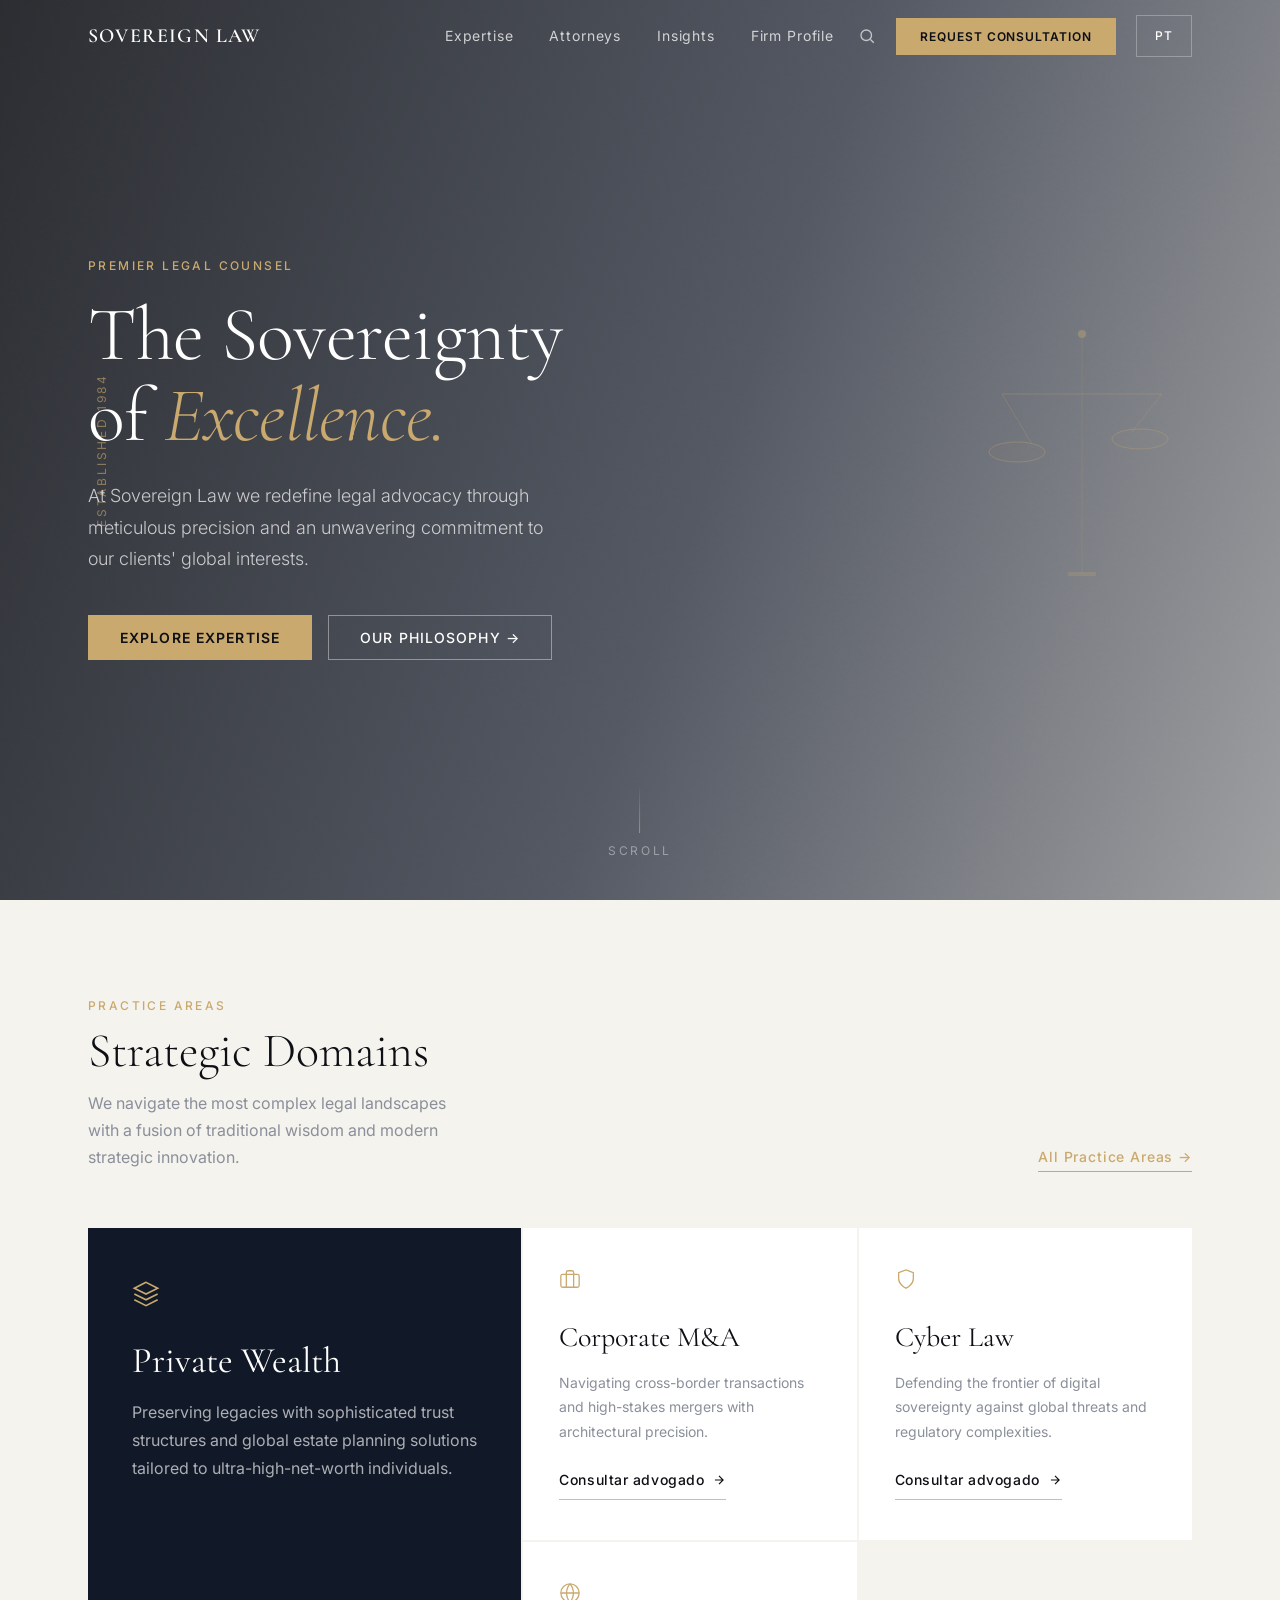
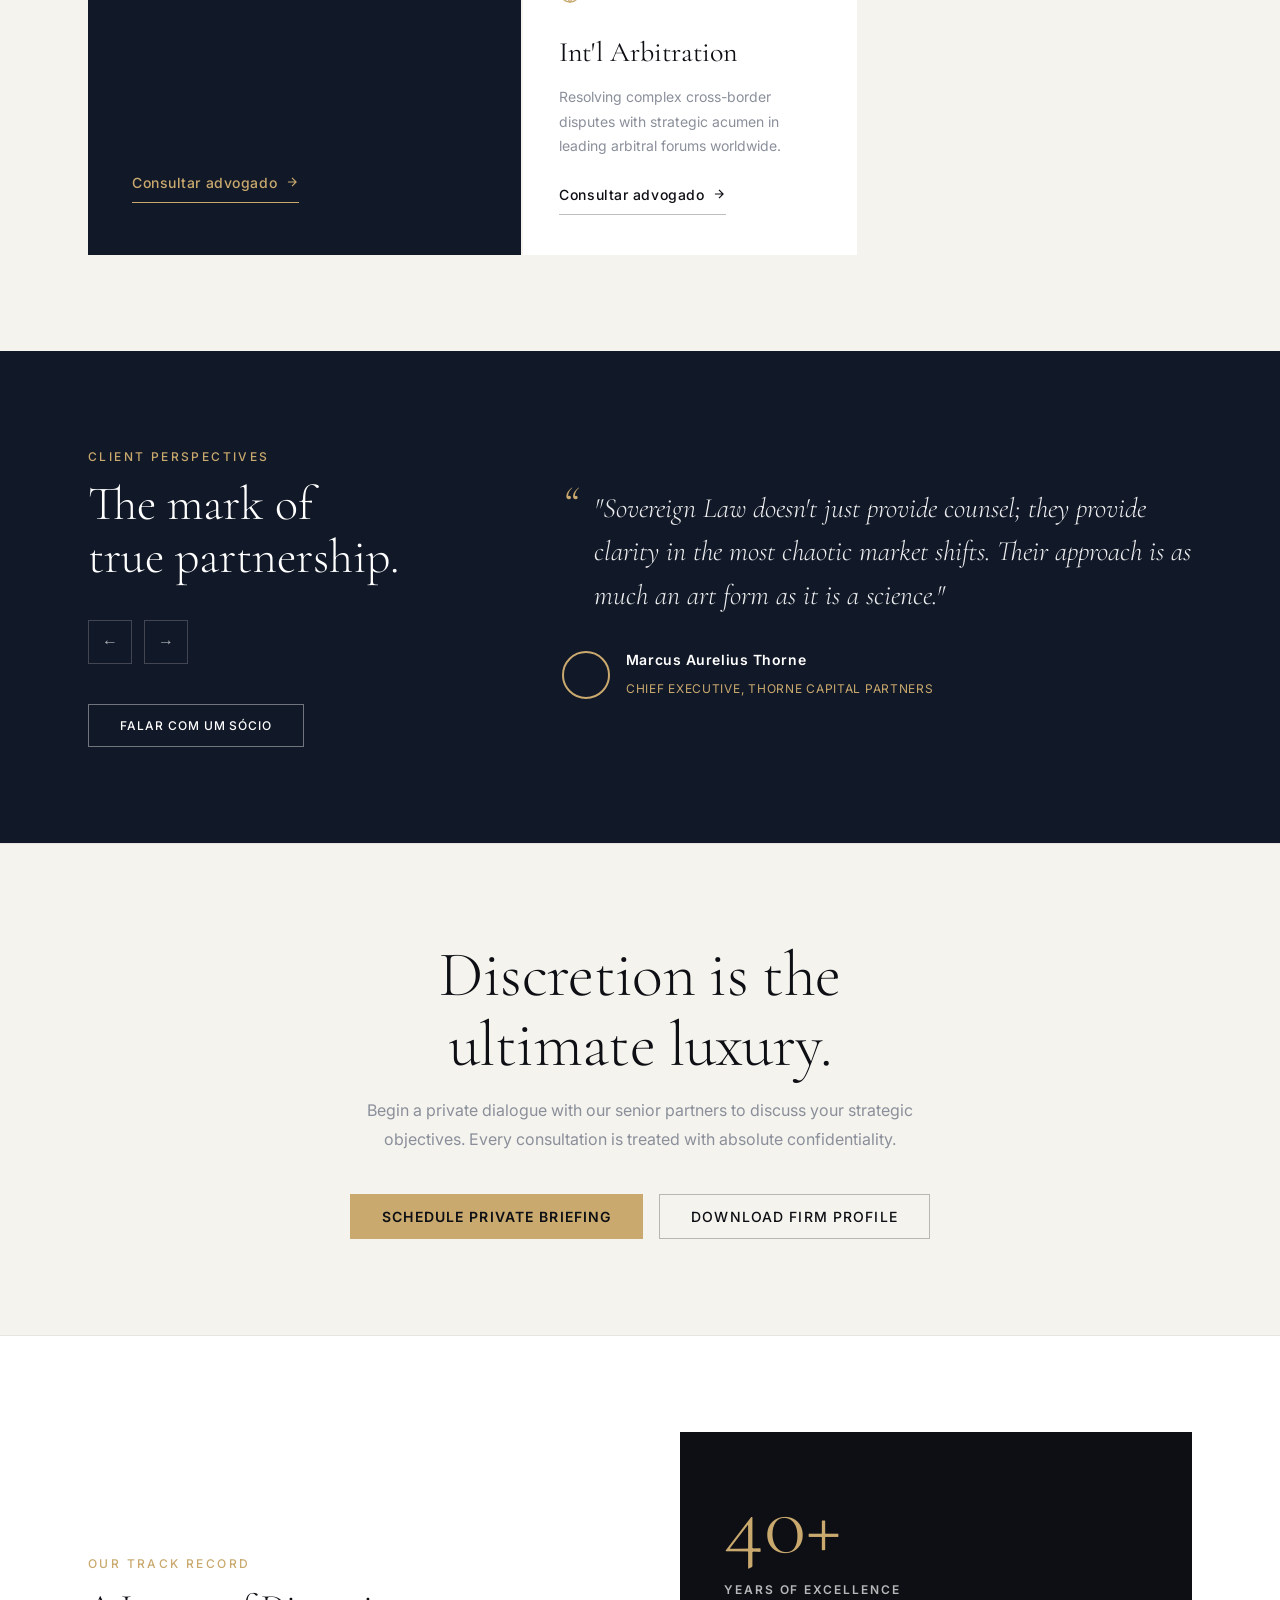
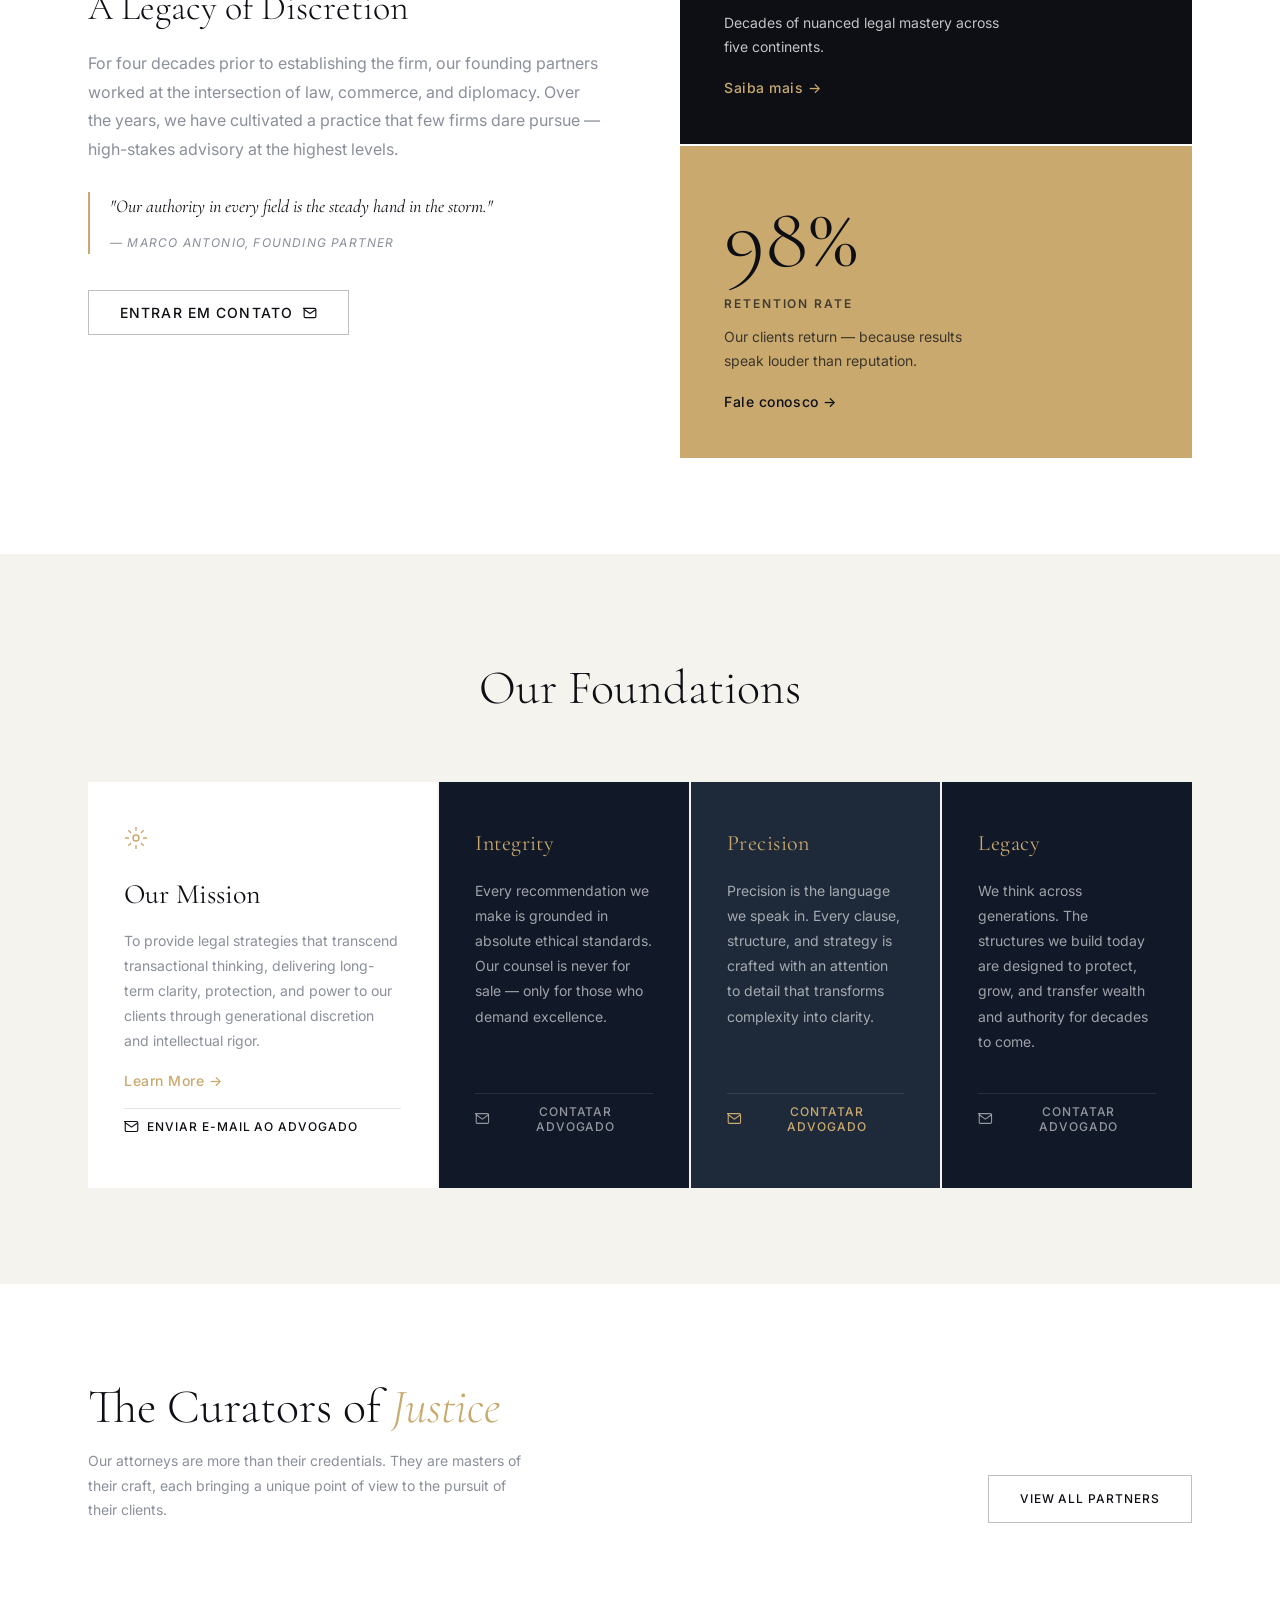
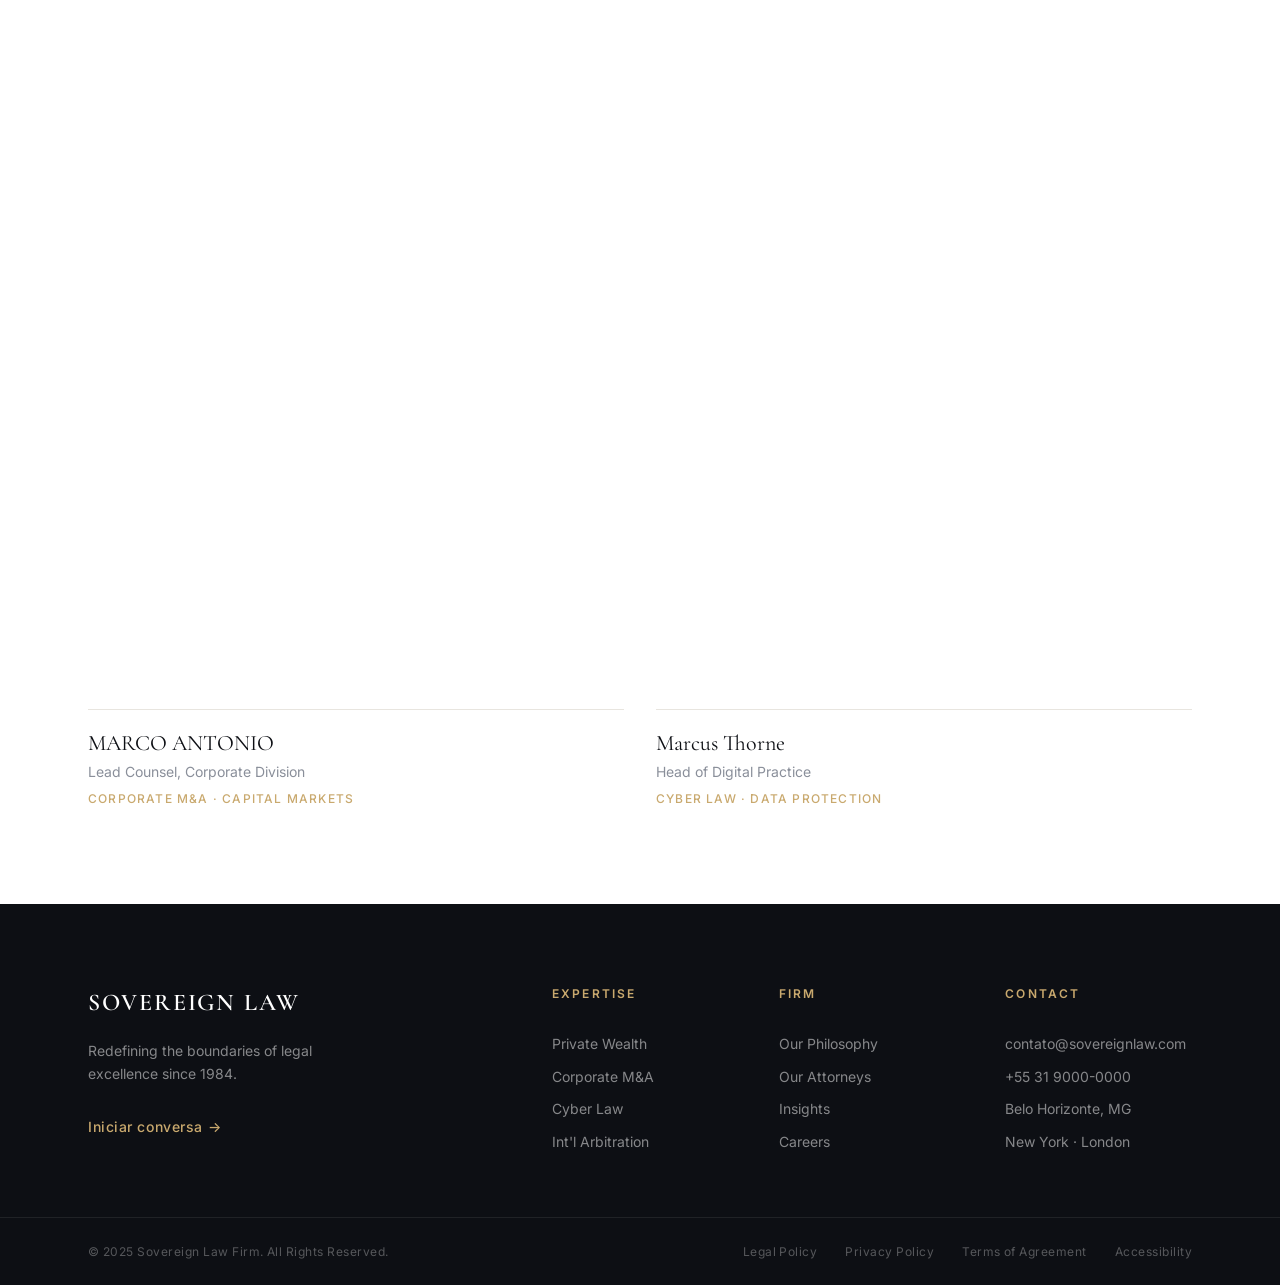
<file: traducaoIngles.html>
<!DOCTYPE html>
<html lang="en">
<head>
  <meta charset="UTF-8" />
  <meta name="viewport" content="width=device-width, initial-scale=1.0" />
  <title>Sovereign Law — Premier Legal Counsel &amp; Strategic Advisory</title>
  <meta name="description" content="Sovereign Law is a premier law firm specializing in Private Wealth, Corporate M&amp;A, Cyber Law, and International Arbitration. Redefining legal excellence since 1984." />
  <link rel="canonical" href="https://sovereignlaw.com/traducaoIngles.html" />

  <!-- Open Graph / Facebook / LinkedIn -->
  <meta property="og:type" content="website" />
  <meta property="og:url" content="https://sovereignlaw.com/traducaoIngles.html" />
  <meta property="og:title" content="Sovereign Law — Premier Legal Counsel &amp; Strategic Advisory" />
  <meta property="og:description" content="High-end strategic legal advisory with technical rigor, meticulous precision, and unwavering commitment." />
  <meta property="og:image" content="https://sovereignlaw.com/assets/og-image.jpg" />

  <!-- Twitter -->
  <meta name="twitter:card" content="summary_large_image" />
  <meta name="twitter:url" content="https://sovereignlaw.com/traducaoIngles.html" />
  <meta name="twitter:title" content="Sovereign Law — Premier Legal Counsel &amp; Strategic Advisory" />
  <meta name="twitter:description" content="High-end strategic legal advisory with technical rigor, meticulous precision, and unwavering commitment." />
  <meta name="twitter:image" content="https://sovereignlaw.com/assets/og-image.jpg" />

  <!-- Consolidated styles -->
  <link rel="stylesheet" href="global.css" />
</head>
<body>
  <a href="#main-content" class="skip-link">Skip to main content</a>

  <!-- =====================
       NAVBAR
       ===================== -->
  <header class="navbar" id="navbar">
    <div class="container navbar__inner">
      <a href="#" class="navbar__brand">
        <span class="navbar__brand-name">Sovereign Law</span>
      </a>
      <div class="navbar__menu" id="navbarMenu">
        <nav class="navbar__links" aria-label="Navegação principal">
          <a href="#expertise" class="navbar__link">Expertise</a>
          <a href="#attorneys" class="navbar__link">Attorneys</a>
          <a href="#insights" class="navbar__link">Insights</a>
          <a href="#profile" class="navbar__link">Firm Profile</a>
        </nav>
        <div class="navbar__actions">
          <button class="navbar__search" aria-label="Pesquisar">
            <svg width="18" height="18" viewBox="0 0 24 24" fill="none" stroke="currentColor" stroke-width="1.8">
              <circle cx="11" cy="11" r="7"/><path d="M21 21l-4.35-4.35"/>
            </svg>
          </button>
          <button
            class="btn-primary navbar__cta"
            onclick="openEmailModal('Consulta Privada', 'Solicitar uma consulta', 'Fale diretamente com um de nossos sócios. Toda consulta é tratada com discrição absoluta.')"
          >Request Consultation</button>
          <a href="index.html" class="btn-ghost-dark navbar__lang-switch" aria-label="Mudar para Português">PT</a>
        </div>
      </div>
      <button class="navbar__hamburger" aria-label="Menu" id="hamburger">
        <span></span><span></span><span></span>
      </button>
    </div>
  </header>

  <!-- =====================
       HERO
       ===================== -->
  <main id="main-content">
    <section class="hero" id="home">
      <div class="hero__bg">
        <div class="hero__bg-image" aria-hidden="true"></div>
        <div class="hero__bg-overlay" aria-hidden="true"></div>
        <div class="hero__bg-grain" aria-hidden="true"></div>
      </div>
      <div class="hero__side-label" aria-hidden="true"><span>Established <time datetime="1984">1984</time></span></div>
    <div class="container hero__content">
      <div class="hero__text">
        <p class="eyebrow hero__eyebrow">Premier Legal Counsel</p>
        <h1 class="hero__headline">The Sovereignty<br>of <em>Excellence.</em></h1>
        <p class="hero__body">
          At Sovereign Law we redefine legal advocacy through meticulous precision and an unwavering commitment to our clients' global interests.
        </p>
        <div class="hero__actions">
          <button
            class="btn-primary"
            onclick="openEmailModal('Consulta Inicial', 'Explorar nossa expertise', 'Conte-nos sobre seu desafio jurídico. Nossos sócios revisarão pessoalmente cada solicitação.')"
          >Explore Expertise</button>
          <button
            class="btn-outline"
            onclick="document.getElementById('about').scrollIntoView({behavior:'smooth'})"
          >Our Philosophy →</button>
        </div>
      </div>
      <div class="hero__visual" aria-hidden="true">
        <svg class="hero__scales" viewBox="0 0 220 280" fill="none" xmlns="http://www.w3.org/2000/svg">
          <line x1="110" y1="20" x2="110" y2="260" stroke="rgba(201,169,110,0.3)" stroke-width="1"/>
          <line x1="30" y1="80" x2="190" y2="80" stroke="rgba(201,169,110,0.5)" stroke-width="1"/>
          <line x1="30" y1="80" x2="60" y2="130" stroke="rgba(201,169,110,0.4)" stroke-width="1"/>
          <line x1="190" y1="80" x2="160" y2="118" stroke="rgba(201,169,110,0.4)" stroke-width="1"/>
          <ellipse cx="45" cy="138" rx="28" ry="10" stroke="rgba(201,169,110,0.6)" stroke-width="1" fill="rgba(201,169,110,0.06)"/>
          <ellipse cx="168" cy="125" rx="28" ry="10" stroke="rgba(201,169,110,0.6)" stroke-width="1" fill="rgba(201,169,110,0.06)"/>
          <circle cx="110" cy="20" r="4" fill="rgba(201,169,110,0.7)"/>
          <rect x="96" y="258" width="28" height="4" fill="rgba(201,169,110,0.4)" rx="1"/>
        </svg>
      </div>
    </div>
    <div class="hero__scroll" aria-hidden="true">
      <span class="hero__scroll-line"></span>
      <span class="hero__scroll-text">scroll</span>
    </div>
  </section>

  <!-- =====================
       STRATEGIC DOMAINS
       ===================== -->
  <section class="domains" id="expertise">
    <div class="container">
      <div class="domains__header reveal">
        <div>
          <p class="eyebrow">Practice Areas</p>
          <h2 class="domains__title">Strategic Domains</h2>
          <p class="domains__sub">We navigate the most complex legal landscapes with a fusion of traditional wisdom and modern strategic innovation.</p>
        </div>
        <a href="#" class="domains__all-link">All Practice Areas →</a>
      </div>
      <div class="domains__grid">
        <article class="domain-card domain-card--featured reveal">
          <div class="domain-card__icon">
            <svg width="28" height="28" viewBox="0 0 24 24" fill="none" stroke="currentColor" stroke-width="1.4">
              <path d="M12 2L2 7l10 5 10-5-10-5z"/><path d="M2 17l10 5 10-5"/><path d="M2 12l10 5 10-5"/>
            </svg>
          </div>
          <h3 class="domain-card__title">Private Wealth</h3>
          <p class="domain-card__desc">Preserving legacies with sophisticated trust structures and global estate planning solutions tailored to ultra-high-net-worth individuals.</p>
          <button class="domain-card__btn" onclick="openEmailModal('Private Wealth', 'Consulta sobre Private Wealth', 'Nossos especialistas em patrimônio privado estão prontos para atendê-lo com total discrição.')">
            Consultar advogado
            <svg width="14" height="14" viewBox="0 0 24 24" fill="none" stroke="currentColor" stroke-width="2"><path d="M5 12h14M12 5l7 7-7 7"/></svg>
          </button>
        </article>
        <article class="domain-card reveal">
          <div class="domain-card__icon">
            <svg width="22" height="22" viewBox="0 0 24 24" fill="none" stroke="currentColor" stroke-width="1.4">
              <rect x="2" y="7" width="20" height="14" rx="2"/><path d="M16 21V5a2 2 0 00-2-2h-4a2 2 0 00-2 2v16"/>
            </svg>
          </div>
          <h3 class="domain-card__title">Corporate M&amp;A</h3>
          <p class="domain-card__desc">Navigating cross-border transactions and high-stakes mergers with architectural precision.</p>
          <button class="domain-card__btn domain-card__btn--dark" onclick="openEmailModal('Corporate M&A', 'Consulta sobre Corporate M&A', 'Especialistas em fusões e aquisições transfronteiriças.')">
            Consultar advogado
            <svg width="14" height="14" viewBox="0 0 24 24" fill="none" stroke="currentColor" stroke-width="2"><path d="M5 12h14M12 5l7 7-7 7"/></svg>
          </button>
        </article>
        <article class="domain-card reveal">
          <div class="domain-card__icon">
            <svg width="22" height="22" viewBox="0 0 24 24" fill="none" stroke="currentColor" stroke-width="1.4">
              <path d="M12 22s8-4 8-10V5l-8-3-8 3v7c0 6 8 10 8 10z"/>
            </svg>
          </div>
          <h3 class="domain-card__title">Cyber Law</h3>
          <p class="domain-card__desc">Defending the frontier of digital sovereignty against global threats and regulatory complexities.</p>
          <button class="domain-card__btn domain-card__btn--dark" onclick="openEmailModal('Cyber Law', 'Consulta sobre Cyber Law', 'Proteção jurídica digital de alto nível para corporações e indivíduos.')">
            Consultar advogado
            <svg width="14" height="14" viewBox="0 0 24 24" fill="none" stroke="currentColor" stroke-width="2"><path d="M5 12h14M12 5l7 7-7 7"/></svg>
          </button>
        </article>
        <article class="domain-card reveal">
          <div class="domain-card__icon">
            <svg width="22" height="22" viewBox="0 0 24 24" fill="none" stroke="currentColor" stroke-width="1.4">
              <circle cx="12" cy="12" r="10"/><path d="M2 12h20M12 2a15.3 15.3 0 010 20M12 2a15.3 15.3 0 000 20"/>
            </svg>
          </div>
          <h3 class="domain-card__title">Int'l Arbitration</h3>
          <p class="domain-card__desc">Resolving complex cross-border disputes with strategic acumen in leading arbitral forums worldwide.</p>
          <button class="domain-card__btn domain-card__btn--dark" onclick="openEmailModal('Arbitragem Internacional', 'Consulta sobre Arbitragem', 'Resolução de disputas internacionais com experiência comprovada.')">
            Consultar advogado
            <svg width="14" height="14" viewBox="0 0 24 24" fill="none" stroke="currentColor" stroke-width="2"><path d="M5 12h14M12 5l7 7-7 7"/></svg>
          </button>
        </article>
      </div>
    </div>
  </section>

  <!-- =====================
       TESTIMONIAL
       ===================== -->
  <section class="testimonial" id="about">
    <div class="container testimonial__inner">
      <div class="testimonial__label reveal">
        <p class="eyebrow">Client Perspectives</p>
        <h2 class="testimonial__headline">The mark of<br>true partnership.</h2>
        <div class="testimonial__nav">
          <button class="testimonial__arrow" id="tPrev" aria-label="Anterior">←</button>
          <button class="testimonial__arrow" id="tNext" aria-label="Próximo">→</button>
        </div>
      </div>
      <div class="testimonial__quotes" id="tQuotes">
        <blockquote class="testimonial__quote active">
          <p class="testimonial__text">"Sovereign Law doesn't just provide counsel; they provide clarity in the most chaotic market shifts. Their approach is as much an art form as it is a science."</p>
          <footer class="testimonial__author">
            <div class="testimonial__avatar"></div>
            <div>
              <strong class="testimonial__name">Marcus Aurelius Thorne</strong>
              <span class="testimonial__role">Chief Executive, Thorne Capital Partners</span>
            </div>
          </footer>
        </blockquote>
        <blockquote class="testimonial__quote">
          <p class="testimonial__text">"In forty years of international business, I've never encountered a firm that combines legal mastery with genuine strategic partnership the way Sovereign does."</p>
          <footer class="testimonial__author">
            <div class="testimonial__avatar testimonial__avatar--2"></div>
            <div>
              <strong class="testimonial__name">Isabelle Beaumont-Leclair</strong>
              <span class="testimonial__role">Founder, BL Family Office</span>
            </div>
          </footer>
        </blockquote>
      </div>
      <div class="testimonial__cta reveal">
        <button class="btn-outline testimonial__email-btn" onclick="openEmailModal('Parceria Estratégica', 'Torne-se um cliente', 'Fale com um sócio sobre como podemos ser o parceiro estratégico que sua empresa precisa.')">
          Falar com um sócio
        </button>
      </div>
    </div>
  </section>

  <!-- =====================
       DISCRETION CTA
       ===================== -->
  <section class="discretion">
    <div class="container discretion__inner">
      <div class="discretion__text reveal">
        <h2 class="discretion__headline">Discretion is the<br>ultimate luxury.</h2>
        <p class="discretion__sub">Begin a private dialogue with our senior partners to discuss your strategic objectives. Every consultation is treated with absolute confidentiality.</p>
      </div>
      <div class="discretion__actions reveal">
        <button class="btn-primary" onclick="openEmailModal('Reunião Privada', 'Agendar reunião privada', 'Fale diretamente com um sócio sênior. Sua solicitação será tratada com absoluto sigilo.')">
          Schedule Private Briefing
        </button>
        <button class="btn-ghost-dark" onclick="openEmailModal('Perfil da Firma', 'Solicitar perfil da firma', 'Enviaremos nossa apresentação institucional de forma confidencial.')">
          Download Firm Profile
        </button>
      </div>
    </div>
  </section>

  <!-- =====================
       LEGACY & STATS
       ===================== -->
  <section class="legacy" id="profile">
    <div class="container legacy__inner">
      <div class="legacy__text reveal">
        <p class="eyebrow">Our Track Record</p>
        <h2 class="legacy__title">A Legacy of Discretion</h2>
        <p class="legacy__body">For four decades prior to establishing the firm, our founding partners worked at the intersection of law, commerce, and diplomacy. Over the years, we have cultivated a practice that few firms dare pursue — high-stakes advisory at the highest levels.</p>
        <blockquote class="legacy__quote">
          <p>"Our authority in every field is the steady hand in the storm."</p>
          <cite>— MARCO ANTONIO, Founding Partner</cite>
        </blockquote>
        <button class="btn-ghost-dark legacy__email-btn" onclick="openEmailModal('Contato Geral', 'Fale com nossa equipe', 'Nossa equipe responderá em até 24 horas com total discrição.')">
          Entrar em contato
          <svg width="14" height="14" viewBox="0 0 24 24" fill="none" stroke="currentColor" stroke-width="2">
            <path d="M4 4h16c1.1 0 2 .9 2 2v12c0 1.1-.9 2-2 2H4c-1.1 0-2-.9-2-2V6c0-1.1.9-2-2-2z"/>
            <polyline points="22,6 12,13 2,6"/>
          </svg>
        </button>
      </div>
      <div class="legacy__stats">
        <div class="legacy__stat-card legacy__stat-card--dark reveal">
          <span class="legacy__stat-number">40+</span>
          <span class="legacy__stat-label">Years of Excellence</span>
          <p class="legacy__stat-desc">Decades of nuanced legal mastery across five continents.</p>
          <button class="legacy__stat-btn" onclick="openEmailModal('Nossa História', 'Saiba mais sobre nossa história', 'Entre em contato para conhecer melhor nossa trajetória e filosofia.')">Saiba mais →</button>
        </div>
        <div class="legacy__stat-card legacy__stat-card--gold reveal">
          <span class="legacy__stat-number">98%</span>
          <span class="legacy__stat-label">Retention Rate</span>
          <p class="legacy__stat-desc">Our clients return — because results speak louder than reputation.</p>
          <button class="legacy__stat-btn legacy__stat-btn--dark" onclick="openEmailModal('Resultados', 'Fale sobre seus objetivos', 'Nossos sócios analisarão seu caso pessoalmente.')">Fale conosco →</button>
        </div>
      </div>
    </div>
  </section>

  <!-- =====================
       FOUNDATIONS
       ===================== -->
  <section class="foundations">
    <div class="container">
      <div class="foundations__header reveal">
        <h2 class="foundations__title">Our Foundations</h2>
      </div>
      <div class="foundations__grid">
        <div class="foundation-card foundation-card--mission reveal">
          <div class="foundation-card__icon">
            <svg width="24" height="24" viewBox="0 0 24 24" fill="none" stroke="currentColor" stroke-width="1.4">
              <circle cx="12" cy="12" r="3"/>
              <path d="M12 1v4M12 19v4M4.22 4.22l2.83 2.83M16.95 16.95l2.83 2.83M1 12h4M19 12h4M4.22 19.78l2.83-2.83M16.95 7.05l2.83-2.83"/>
            </svg>
          </div>
          <h3 class="foundation-card__title">Our Mission</h3>
          <p class="foundation-card__body">To provide legal strategies that transcend transactional thinking, delivering long-term clarity, protection, and power to our clients through generational discretion and intellectual rigor.</p>
          <a href="#" class="foundation-card__link">Learn More →</a>
          <button class="foundation-card__email" onclick="openEmailModal('Nossa Missão', 'Conhecer nossa missão', 'Fale conosco para entender como nossa filosofia pode servir seus interesses.')">
            <svg width="15" height="15" viewBox="0 0 24 24" fill="none" stroke="currentColor" stroke-width="1.8"><path d="M4 4h16c1.1 0 2 .9 2 2v12c0 1.1-.9 2-2 2H4c-1.1 0-2-.9-2-2V6c0-1.1.9-2-2-2z"/><polyline points="22,6 12,13 2,6"/></svg>
            Enviar e-mail ao advogado
          </button>
        </div>
        <div class="foundation-card foundation-card--value reveal">
          <h3 class="foundation-card__value-name">Integrity</h3>
          <p class="foundation-card__body">Every recommendation we make is grounded in absolute ethical standards. Our counsel is never for sale — only for those who demand excellence.</p>
          <button class="foundation-card__email foundation-card__email--light" onclick="openEmailModal('Integridade', 'Falar sobre integridade e valores', 'Nossa equipe estará pronta para esclarecer nossa abordagem ética.')">
            <svg width="15" height="15" viewBox="0 0 24 24" fill="none" stroke="currentColor" stroke-width="1.8"><path d="M4 4h16c1.1 0 2 .9 2 2v12c0 1.1-.9 2-2 2H4c-1.1 0-2-.9-2-2V6c0-1.1.9-2-2-2z"/><polyline points="22,6 12,13 2,6"/></svg>
            Contatar advogado
          </button>
        </div>
        <div class="foundation-card foundation-card--value foundation-card--value-active reveal">
          <h3 class="foundation-card__value-name">Precision</h3>
          <p class="foundation-card__body">Precision is the language we speak in. Every clause, structure, and strategy is crafted with an attention to detail that transforms complexity into clarity.</p>
          <button class="foundation-card__email foundation-card__email--gold" onclick="openEmailModal('Precisão', 'Falar sobre nossa precisão jurídica', 'Veja como nossa abordagem meticulosa pode proteger seus interesses.')">
            <svg width="15" height="15" viewBox="0 0 24 24" fill="none" stroke="currentColor" stroke-width="1.8"><path d="M4 4h16c1.1 0 2 .9 2 2v12c0 1.1-.9 2-2 2H4c-1.1 0-2-.9-2-2V6c0-1.1.9-2-2-2z"/><polyline points="22,6 12,13 2,6"/></svg>
            Contatar advogado
          </button>
        </div>
        <div class="foundation-card foundation-card--value reveal">
          <h3 class="foundation-card__value-name">Legacy</h3>
          <p class="foundation-card__body">We think across generations. The structures we build today are designed to protect, grow, and transfer wealth and authority for decades to come.</p>
          <button class="foundation-card__email foundation-card__email--light" onclick="openEmailModal('Legado', 'Proteger seu legado', 'Nossos especialistas em planejamento sucessório estão à sua disposição.')">
            <svg width="15" height="15" viewBox="0 0 24 24" fill="none" stroke="currentColor" stroke-width="1.8"><path d="M4 4h16c1.1 0 2 .9 2 2v12c0 1.1-.9 2-2 2H4c-1.1 0-2-.9-2-2V6c0-1.1.9-2-2-2z"/><polyline points="22,6 12,13 2,6"/></svg>
            Contatar advogado
          </button>
        </div>
      </div>
    </div>
  </section>

  <!-- =====================
       ATTORNEYS
       ===================== -->
  <section class="attorneys" id="attorneys">
    <div class="container">
      <div class="attorneys__header reveal">
        <div>
          <h2 class="attorneys__title">The Curators of <em>Justice</em></h2>
          <p class="attorneys__sub">Our attorneys are more than their credentials. They are masters of their craft, each bringing a unique point of view to the pursuit of their clients.</p>
        </div>
        <a href="#" class="btn-ghost-dark attorneys__all-btn">View All Partners</a>
      </div>
      <div class="attorneys__grid">
        
        <article class="attorney-card reveal">
          <div class="attorney-card__photo attorney-card__photo--2">
            <div class="attorney-card__overlay">
              <button class="attorney-card__email-btn" onclick="openEmailModal('MARCO ANTONIO', 'Contatar MARCO ANTONIO', 'Lead Counsel em Corporate M&A e Mercado de Capitais.')">
                <svg width="16" height="16" viewBox="0 0 24 24" fill="none" stroke="currentColor" stroke-width="1.8"><path d="M4 4h16c1.1 0 2 .9 2 2v12c0 1.1-.9 2-2 2H4c-1.1 0-2-.9-2-2V6c0-1.1.9-2-2-2z"/><polyline points="22,6 12,13 2,6"/></svg>
                Enviar e-mail
              </button>
            </div>
          </div>
          <div class="attorney-card__info">
            <h3 class="attorney-card__name">MARCO ANTONIO</h3>
            <p class="attorney-card__role">Lead Counsel, Corporate Division</p>
            <p class="attorney-card__spec">Corporate M&amp;A · Capital Markets</p>
          </div>
        </article>
        <article class="attorney-card reveal">
          <div class="attorney-card__photo attorney-card__photo--3">
            <div class="attorney-card__overlay">
              <button class="attorney-card__email-btn" onclick="openEmailModal('Marcus Thorne', 'Contatar Marcus Thorne', 'Head of Digital Practice em Cyber Law e Proteção de Dados.')">
                <svg width="16" height="16" viewBox="0 0 24 24" fill="none" stroke="currentColor" stroke-width="1.8"><path d="M4 4h16c1.1 0 2 .9 2 2v12c0 1.1-.9 2-2 2H4c-1.1 0-2-.9-2-2V6c0-1.1.9-2-2-2z"/><polyline points="22,6 12,13 2,6"/></svg>
                Enviar e-mail
              </button>
            </div>
          </div>
          <div class="attorney-card__info">
            <h3 class="attorney-card__name">Marcus Thorne</h3>
            <p class="attorney-card__role">Head of Digital Practice</p>
            <p class="attorney-card__spec">Cyber Law · Data Protection</p>
          </div>
        </article>
      </div>
    </div>
  </section>
  </main>

  <!-- =====================
       FOOTER
       ===================== -->
  <footer class="footer">
    <div class="container footer__inner">
      <div class="footer__brand">
        <span class="footer__brand-name">Sovereign Law</span>
        <p class="footer__tagline">Redefining the boundaries of legal excellence since <time datetime="1984">1984</time>.</p>
        <button class="footer__cta" onclick="openEmailModal('Consulta Geral', 'Inicie uma conversa', 'Nossa equipe responderá à sua mensagem em até 24 horas com total discrição.')">Iniciar conversa →</button>
      </div>
      <nav class="footer__nav" aria-label="Footer Navigation">
        <div class="footer__nav-col">
          <h3 class="footer__nav-heading">Expertise</h3>
          <ul class="footer__nav-list">
            <li><a href="#">Private Wealth</a></li>
            <li><a href="#">Corporate M&amp;A</a></li>
            <li><a href="#">Cyber Law</a></li>
            <li><a href="#">Int'l Arbitration</a></li>
          </ul>
        </div>
        <div class="footer__nav-col">
          <h3 class="footer__nav-heading">Firm</h3>
          <ul class="footer__nav-list">
            <li><a href="#">Our Philosophy</a></li>
            <li><a href="#">Our Attorneys</a></li>
            <li><a href="#">Insights</a></li>
            <li><a href="#">Careers</a></li>
          </ul>
        </div>
        <div class="footer__nav-col">
          <h3 class="footer__nav-heading">Contact</h3>
          <address class="footer__contact-info">
            <ul class="footer__nav-list">
              <li><a href="mailto:contato@sovereignlaw.com">contato@sovereignlaw.com</a></li>
              <li><a href="tel:+5531900000000">+55 31 9000-0000</a></li>
              <li>Belo Horizonte, MG</li>
              <li>New York · London</li>
            </ul>
          </address>
        </div>
      </nav>
    </div>
    <div class="footer__bottom">
      <div class="container footer__bottom-inner">
        <span>© <time datetime="2025">2025</time> Sovereign Law Firm. All Rights Reserved.</span>
        <div class="footer__legal">
          <a href="#">Legal Policy</a>
          <a href="#">Privacy Policy</a>
          <a href="#">Terms of Agreement</a>
          <a href="#">Accessibility</a>
        </div>
      </div>
    </div>
  </footer>

  <!-- =====================
       EMAIL MODAL
       ===================== -->
  <div class="email-modal-overlay" id="emailModal" role="dialog" aria-modal="true" aria-labelledby="modalTitle">
    <div class="email-modal">
      <button class="email-modal__close" onclick="closeEmailModal()" aria-label="Fechar">&#215;</button>
      <p class="email-modal__eyebrow" id="modalContext">Consulta Particular</p>
      <h2 class="email-modal__title" id="modalTitle">Fale com um sócio</h2>
      <p class="email-modal__sub" id="modalSub">Toda consulta é tratada com absoluta discrição. Responderemos em até 24 horas.</p>
      <form onsubmit="submitEmail(event)">
        <input type="text"  name="name"    placeholder="Seu nome completo"    required autocomplete="name" />
        <input type="email" name="email"   placeholder="E-mail corporativo"   required autocomplete="email" />
        <input type="tel"   name="phone"   placeholder="Telefone (opcional)"          autocomplete="tel" />
        <select name="area" required>
          <option value="" disabled selected>Área de interesse</option>
          <option value="private-wealth">Private Wealth</option>
          <option value="corporate-ma">Corporate M&amp;A</option>
          <option value="cyber-law">Cyber Law</option>
          <option value="arbitration">Int'l Arbitration</option>
          <option value="other">Outra área</option>
        </select>
        <textarea name="message" placeholder="Descreva brevemente sua necessidade jurídica…"></textarea>
        <button type="submit" class="email-modal__submit">Enviar mensagem confidencial</button>
      </form>
      <p class="email-modal__privacy">🔒 Seus dados são protegidos e nunca compartilhados.</p>
    </div>
  </div>

  <div class="gallery-overlay" id="galleryOverlay" role="dialog" aria-modal="true" aria-labelledby="galleryTitle">
    <div class="gallery-modal">
      <button class="gallery-modal__close" onclick="closeGalleryModal()" aria-label="Fechar galeria">&#215;</button>
      <div class="gallery-modal__header">
        <p class="eyebrow">Galeria de Advogados</p>
        <h2 class="gallery-modal__title" id="galleryTitle">Conheça nosso corpo jurídico</h2>
        <p class="gallery-modal__desc">Veja outros perfis e imagens dos nossos advogados sem sair da página principal.</p>
      </div>
      <div class="gallery-modal__grid">
        <figure class="gallery-card">
          <div class="gallery-card__img" style="background-image:url('https://images.unsplash.com/photo-1500648767791-00dcc994a43e?w=900&q=80')"></div>
          <figcaption>MARCO ANTONIO</figcaption>
        </figure>
        <figure class="gallery-card">
          <div class="gallery-card__img" style="background-image:url('https://images.unsplash.com/photo-1560250097-0b93528c311a?w=900&q=80')"></div>
          <figcaption>Marcus Thorne</figcaption>
        </figure>
        <figure class="gallery-card">
          <div class="gallery-card__img" style="background-image:url('https://images.unsplash.com/photo-1551806230-e0d80a6876c9?w=900&q=80')"></div>
          <figcaption>Sophia Delacroix</figcaption>
        </figure>
        <figure class="gallery-card">
          <div class="gallery-card__img" style="background-image:url('https://images.unsplash.com/photo-1542744173-8e7e53415bb0?w=900&q=80')"></div>
          <figcaption>Ana Tavarez</figcaption>
        </figure>
      </div>
    </div>
  </div>

  <!-- JAVASCRIPT --> 
   <script src="index.js"></script>

</body>
</html>
</file>
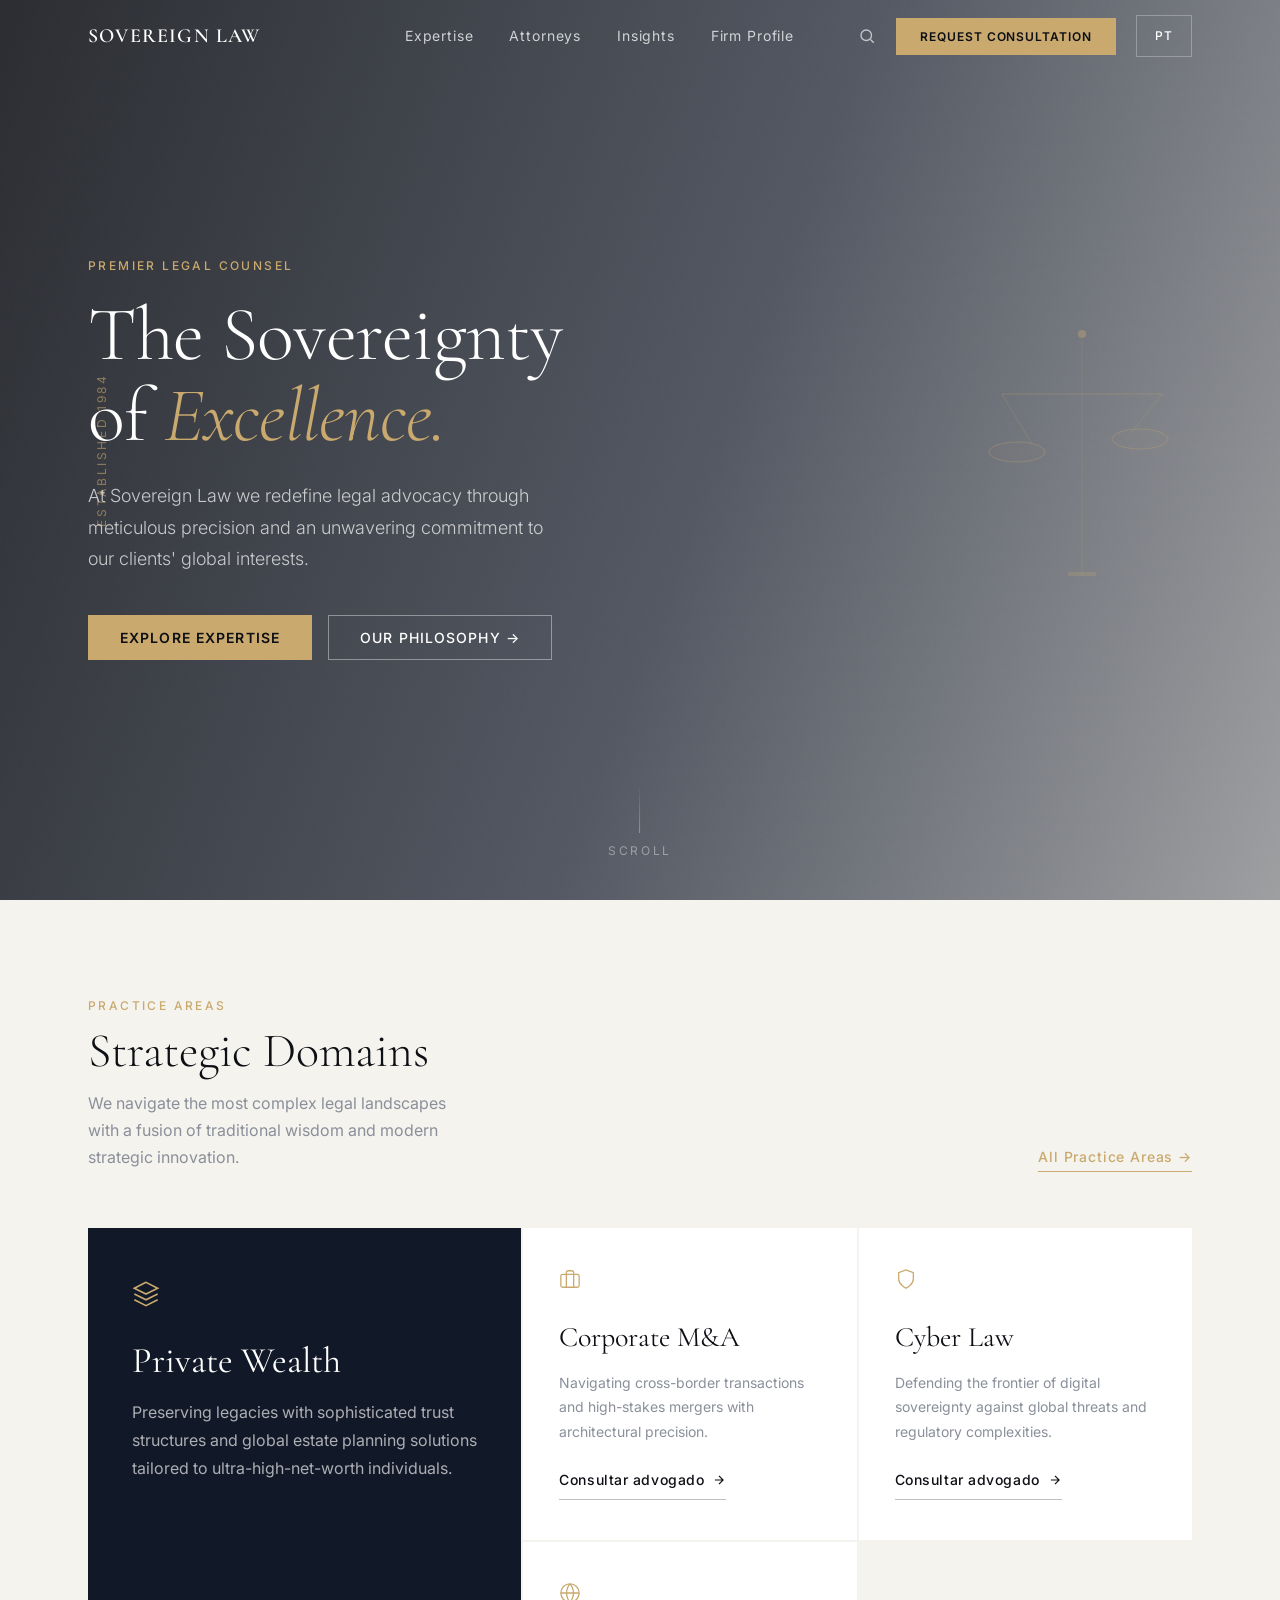
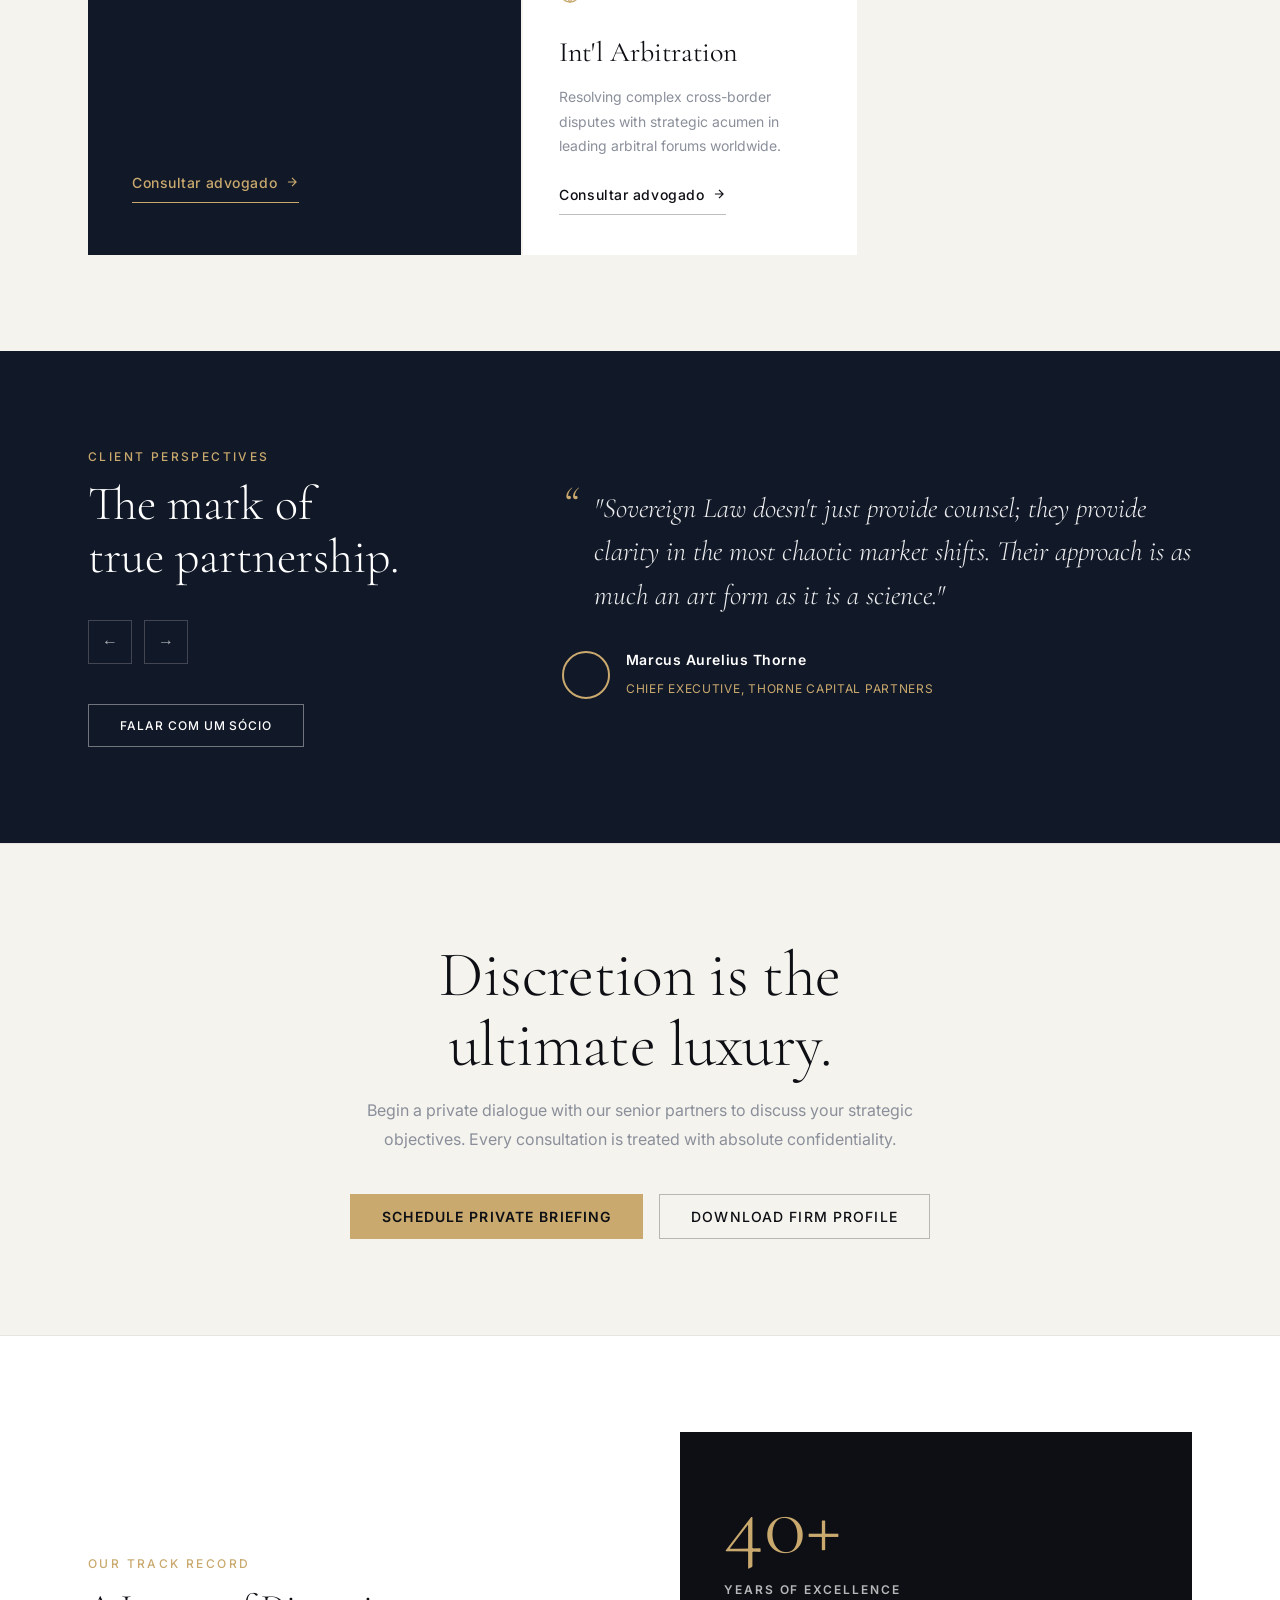
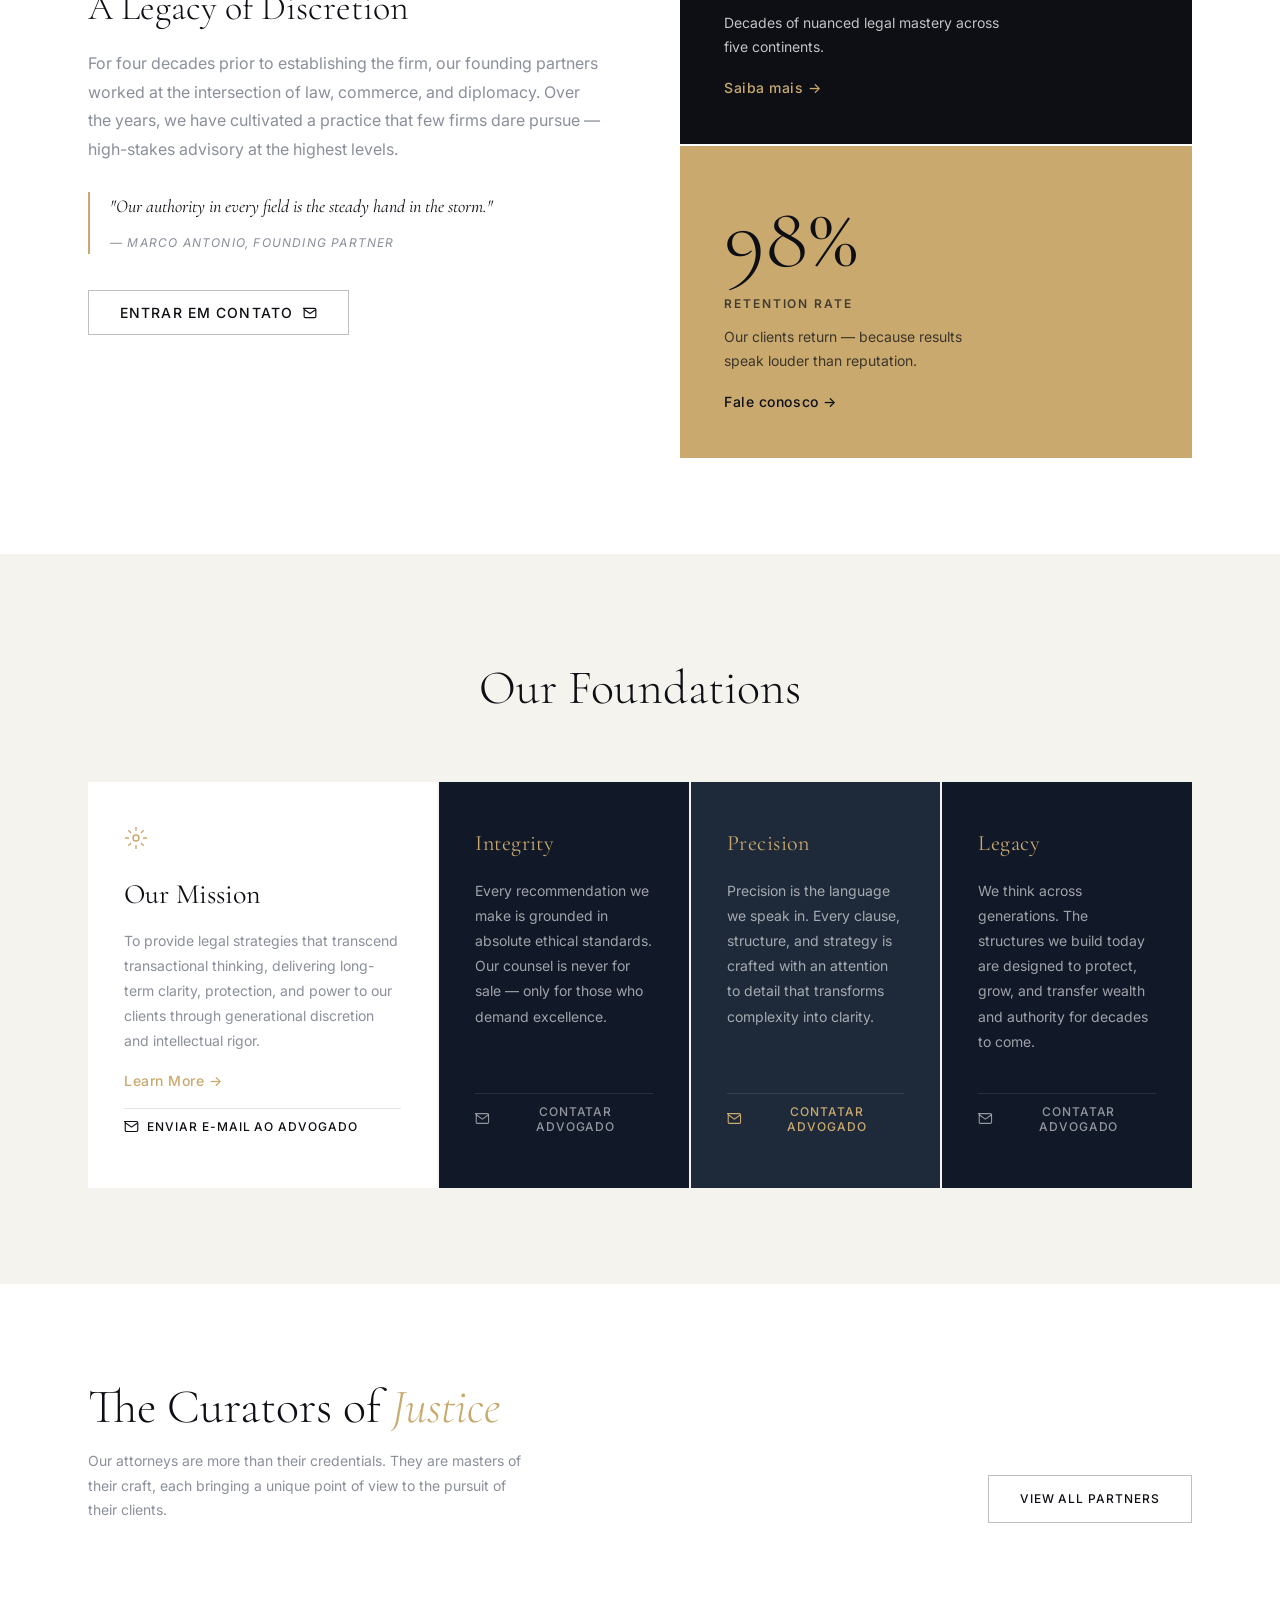
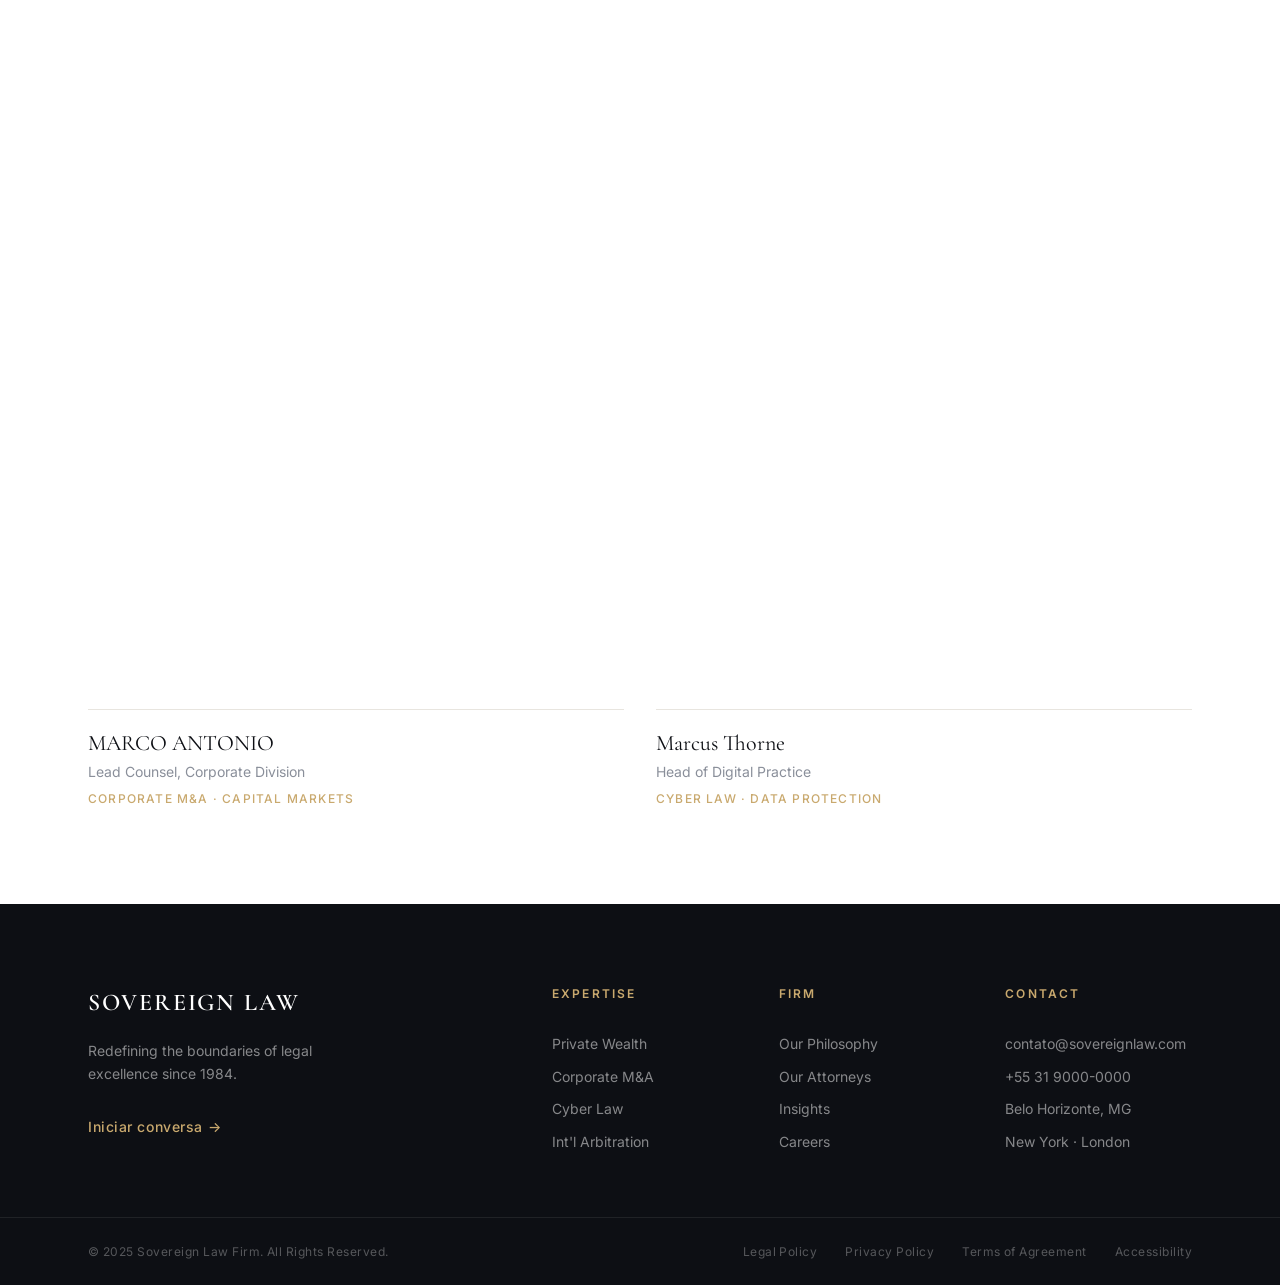
<file: arquivo/traducaoIngles.html>
<!DOCTYPE html>
<html lang="en">
<head>
  <meta charset="UTF-8" />
  <meta name="viewport" content="width=device-width, initial-scale=1.0" />
  <meta name="description" content="Sovereign Law — Premier legal counsel redefining excellence through meticulous precision and an unwavering commitment to our clients' global interests." />
  <title>Sovereign Law — The Sovereignty of Excellence</title>

  <!-- Consolidated styles -->
  <link rel="stylesheet" href="global.css" />
</head>
<body>

  <!-- =====================
       NAVBAR
       ===================== -->
  <header class="navbar" id="navbar">
    <div class="container navbar__inner">
      <a href="#" class="navbar__brand">
        <span class="navbar__brand-name">Sovereign Law</span>
      </a>
      <nav class="navbar__links" aria-label="Navegação principal">
        <a href="#expertise" class="navbar__link">Expertise</a>
        <a href="#attorneys" class="navbar__link">Attorneys</a>
        <a href="#insights" class="navbar__link">Insights</a>
        <a href="#profile" class="navbar__link">Firm Profile</a>
      </nav>
      <div class="navbar__actions">
        <button class="navbar__search" aria-label="Pesquisar">
          <svg width="18" height="18" viewBox="0 0 24 24" fill="none" stroke="currentColor" stroke-width="1.8">
            <circle cx="11" cy="11" r="7"/><path d="M21 21l-4.35-4.35"/>
          </svg>
        </button>
        <button
          class="btn-primary navbar__cta"
          onclick="openEmailModal('Consulta Privada', 'Solicitar uma consulta', 'Fale diretamente com um de nossos sócios. Toda consulta é tratada com discrição absoluta.')"
        >Request Consultation</button>
        <a href="index.html" class="btn-ghost-dark navbar__lang-switch" aria-label="Mudar para Português">PT</a>
      </div>
      <button class="navbar__hamburger" aria-label="Menu" id="hamburger">
        <span></span><span></span><span></span>
      </button>
    </div>
  </header>

  <!-- =====================
       HERO
       ===================== -->
  <section class="hero" id="home">
    <div class="hero__bg">
      <div class="hero__bg-image" aria-hidden="true"></div>
      <div class="hero__bg-overlay" aria-hidden="true"></div>
      <div class="hero__bg-grain" aria-hidden="true"></div>
    </div>
    <div class="hero__side-label" aria-hidden="true"><span>Established 1984</span></div>
    <div class="container hero__content">
      <div class="hero__text">
        <p class="eyebrow hero__eyebrow">Premier Legal Counsel</p>
        <h1 class="hero__headline">The Sovereignty<br>of <em>Excellence.</em></h1>
        <p class="hero__body">
          At Sovereign Law we redefine legal advocacy through meticulous precision and an unwavering commitment to our clients' global interests.
        </p>
        <div class="hero__actions">
          <button
            class="btn-primary"
            onclick="openEmailModal('Consulta Inicial', 'Explorar nossa expertise', 'Conte-nos sobre seu desafio jurídico. Nossos sócios revisarão pessoalmente cada solicitação.')"
          >Explore Expertise</button>
          <button
            class="btn-outline"
            onclick="document.getElementById('about').scrollIntoView({behavior:'smooth'})"
          >Our Philosophy →</button>
        </div>
      </div>
      <div class="hero__visual" aria-hidden="true">
        <svg class="hero__scales" viewBox="0 0 220 280" fill="none" xmlns="http://www.w3.org/2000/svg">
          <line x1="110" y1="20" x2="110" y2="260" stroke="rgba(201,169,110,0.3)" stroke-width="1"/>
          <line x1="30" y1="80" x2="190" y2="80" stroke="rgba(201,169,110,0.5)" stroke-width="1"/>
          <line x1="30" y1="80" x2="60" y2="130" stroke="rgba(201,169,110,0.4)" stroke-width="1"/>
          <line x1="190" y1="80" x2="160" y2="118" stroke="rgba(201,169,110,0.4)" stroke-width="1"/>
          <ellipse cx="45" cy="138" rx="28" ry="10" stroke="rgba(201,169,110,0.6)" stroke-width="1" fill="rgba(201,169,110,0.06)"/>
          <ellipse cx="168" cy="125" rx="28" ry="10" stroke="rgba(201,169,110,0.6)" stroke-width="1" fill="rgba(201,169,110,0.06)"/>
          <circle cx="110" cy="20" r="4" fill="rgba(201,169,110,0.7)"/>
          <rect x="96" y="258" width="28" height="4" fill="rgba(201,169,110,0.4)" rx="1"/>
        </svg>
      </div>
    </div>
    <div class="hero__scroll" aria-hidden="true">
      <span class="hero__scroll-line"></span>
      <span class="hero__scroll-text">scroll</span>
    </div>
  </section>

  <!-- =====================
       STRATEGIC DOMAINS
       ===================== -->
  <section class="domains" id="expertise">
    <div class="container">
      <div class="domains__header reveal">
        <div>
          <p class="eyebrow">Practice Areas</p>
          <h2 class="domains__title">Strategic Domains</h2>
          <p class="domains__sub">We navigate the most complex legal landscapes with a fusion of traditional wisdom and modern strategic innovation.</p>
        </div>
        <a href="#" class="domains__all-link">All Practice Areas →</a>
      </div>
      <div class="domains__grid">
        <article class="domain-card domain-card--featured reveal">
          <div class="domain-card__icon">
            <svg width="28" height="28" viewBox="0 0 24 24" fill="none" stroke="currentColor" stroke-width="1.4">
              <path d="M12 2L2 7l10 5 10-5-10-5z"/><path d="M2 17l10 5 10-5"/><path d="M2 12l10 5 10-5"/>
            </svg>
          </div>
          <h3 class="domain-card__title">Private Wealth</h3>
          <p class="domain-card__desc">Preserving legacies with sophisticated trust structures and global estate planning solutions tailored to ultra-high-net-worth individuals.</p>
          <button class="domain-card__btn" onclick="openEmailModal('Private Wealth', 'Consulta sobre Private Wealth', 'Nossos especialistas em patrimônio privado estão prontos para atendê-lo com total discrição.')">
            Consultar advogado
            <svg width="14" height="14" viewBox="0 0 24 24" fill="none" stroke="currentColor" stroke-width="2"><path d="M5 12h14M12 5l7 7-7 7"/></svg>
          </button>
        </article>
        <article class="domain-card reveal">
          <div class="domain-card__icon">
            <svg width="22" height="22" viewBox="0 0 24 24" fill="none" stroke="currentColor" stroke-width="1.4">
              <rect x="2" y="7" width="20" height="14" rx="2"/><path d="M16 21V5a2 2 0 00-2-2h-4a2 2 0 00-2 2v16"/>
            </svg>
          </div>
          <h3 class="domain-card__title">Corporate M&amp;A</h3>
          <p class="domain-card__desc">Navigating cross-border transactions and high-stakes mergers with architectural precision.</p>
          <button class="domain-card__btn domain-card__btn--dark" onclick="openEmailModal('Corporate M&A', 'Consulta sobre Corporate M&A', 'Especialistas em fusões e aquisições transfronteiriças.')">
            Consultar advogado
            <svg width="14" height="14" viewBox="0 0 24 24" fill="none" stroke="currentColor" stroke-width="2"><path d="M5 12h14M12 5l7 7-7 7"/></svg>
          </button>
        </article>
        <article class="domain-card reveal">
          <div class="domain-card__icon">
            <svg width="22" height="22" viewBox="0 0 24 24" fill="none" stroke="currentColor" stroke-width="1.4">
              <path d="M12 22s8-4 8-10V5l-8-3-8 3v7c0 6 8 10 8 10z"/>
            </svg>
          </div>
          <h3 class="domain-card__title">Cyber Law</h3>
          <p class="domain-card__desc">Defending the frontier of digital sovereignty against global threats and regulatory complexities.</p>
          <button class="domain-card__btn domain-card__btn--dark" onclick="openEmailModal('Cyber Law', 'Consulta sobre Cyber Law', 'Proteção jurídica digital de alto nível para corporações e indivíduos.')">
            Consultar advogado
            <svg width="14" height="14" viewBox="0 0 24 24" fill="none" stroke="currentColor" stroke-width="2"><path d="M5 12h14M12 5l7 7-7 7"/></svg>
          </button>
        </article>
        <article class="domain-card reveal">
          <div class="domain-card__icon">
            <svg width="22" height="22" viewBox="0 0 24 24" fill="none" stroke="currentColor" stroke-width="1.4">
              <circle cx="12" cy="12" r="10"/><path d="M2 12h20M12 2a15.3 15.3 0 010 20M12 2a15.3 15.3 0 000 20"/>
            </svg>
          </div>
          <h3 class="domain-card__title">Int'l Arbitration</h3>
          <p class="domain-card__desc">Resolving complex cross-border disputes with strategic acumen in leading arbitral forums worldwide.</p>
          <button class="domain-card__btn domain-card__btn--dark" onclick="openEmailModal('Arbitragem Internacional', 'Consulta sobre Arbitragem', 'Resolução de disputas internacionais com experiência comprovada.')">
            Consultar advogado
            <svg width="14" height="14" viewBox="0 0 24 24" fill="none" stroke="currentColor" stroke-width="2"><path d="M5 12h14M12 5l7 7-7 7"/></svg>
          </button>
        </article>
      </div>
    </div>
  </section>

  <!-- =====================
       TESTIMONIAL
       ===================== -->
  <section class="testimonial" id="about">
    <div class="container testimonial__inner">
      <div class="testimonial__label reveal">
        <p class="eyebrow">Client Perspectives</p>
        <h2 class="testimonial__headline">The mark of<br>true partnership.</h2>
        <div class="testimonial__nav">
          <button class="testimonial__arrow" id="tPrev" aria-label="Anterior">←</button>
          <button class="testimonial__arrow" id="tNext" aria-label="Próximo">→</button>
        </div>
      </div>
      <div class="testimonial__quotes" id="tQuotes">
        <blockquote class="testimonial__quote active">
          <p class="testimonial__text">"Sovereign Law doesn't just provide counsel; they provide clarity in the most chaotic market shifts. Their approach is as much an art form as it is a science."</p>
          <footer class="testimonial__author">
            <div class="testimonial__avatar"></div>
            <div>
              <strong class="testimonial__name">Marcus Aurelius Thorne</strong>
              <span class="testimonial__role">Chief Executive, Thorne Capital Partners</span>
            </div>
          </footer>
        </blockquote>
        <blockquote class="testimonial__quote">
          <p class="testimonial__text">"In forty years of international business, I've never encountered a firm that combines legal mastery with genuine strategic partnership the way Sovereign does."</p>
          <footer class="testimonial__author">
            <div class="testimonial__avatar testimonial__avatar--2"></div>
            <div>
              <strong class="testimonial__name">Isabelle Beaumont-Leclair</strong>
              <span class="testimonial__role">Founder, BL Family Office</span>
            </div>
          </footer>
        </blockquote>
      </div>
      <div class="testimonial__cta reveal">
        <button class="btn-outline testimonial__email-btn" onclick="openEmailModal('Parceria Estratégica', 'Torne-se um cliente', 'Fale com um sócio sobre como podemos ser o parceiro estratégico que sua empresa precisa.')">
          Falar com um sócio
        </button>
      </div>
    </div>
  </section>

  <!-- =====================
       DISCRETION CTA
       ===================== -->
  <section class="discretion">
    <div class="container discretion__inner">
      <div class="discretion__text reveal">
        <h2 class="discretion__headline">Discretion is the<br>ultimate luxury.</h2>
        <p class="discretion__sub">Begin a private dialogue with our senior partners to discuss your strategic objectives. Every consultation is treated with absolute confidentiality.</p>
      </div>
      <div class="discretion__actions reveal">
        <button class="btn-primary" onclick="openEmailModal('Reunião Privada', 'Agendar reunião privada', 'Fale diretamente com um sócio sênior. Sua solicitação será tratada com absoluto sigilo.')">
          Schedule Private Briefing
        </button>
        <button class="btn-ghost-dark" onclick="openEmailModal('Perfil da Firma', 'Solicitar perfil da firma', 'Enviaremos nossa apresentação institucional de forma confidencial.')">
          Download Firm Profile
        </button>
      </div>
    </div>
  </section>

  <!-- =====================
       LEGACY & STATS
       ===================== -->
  <section class="legacy" id="profile">
    <div class="container legacy__inner">
      <div class="legacy__text reveal">
        <p class="eyebrow">Our Track Record</p>
        <h2 class="legacy__title">A Legacy of Discretion</h2>
        <p class="legacy__body">For four decades prior to establishing the firm, our founding partners worked at the intersection of law, commerce, and diplomacy. Over the years, we have cultivated a practice that few firms dare pursue — high-stakes advisory at the highest levels.</p>
        <blockquote class="legacy__quote">
          <p>"Our authority in every field is the steady hand in the storm."</p>
          <cite>— MARCO ANTONIO, Founding Partner</cite>
        </blockquote>
        <button class="btn-ghost-dark legacy__email-btn" onclick="openEmailModal('Contato Geral', 'Fale com nossa equipe', 'Nossa equipe responderá em até 24 horas com total discrição.')">
          Entrar em contato
          <svg width="14" height="14" viewBox="0 0 24 24" fill="none" stroke="currentColor" stroke-width="2">
            <path d="M4 4h16c1.1 0 2 .9 2 2v12c0 1.1-.9 2-2 2H4c-1.1 0-2-.9-2-2V6c0-1.1.9-2-2-2z"/>
            <polyline points="22,6 12,13 2,6"/>
          </svg>
        </button>
      </div>
      <div class="legacy__stats">
        <div class="legacy__stat-card legacy__stat-card--dark reveal">
          <span class="legacy__stat-number">40+</span>
          <span class="legacy__stat-label">Years of Excellence</span>
          <p class="legacy__stat-desc">Decades of nuanced legal mastery across five continents.</p>
          <button class="legacy__stat-btn" onclick="openEmailModal('Nossa História', 'Saiba mais sobre nossa história', 'Entre em contato para conhecer melhor nossa trajetória e filosofia.')">Saiba mais →</button>
        </div>
        <div class="legacy__stat-card legacy__stat-card--gold reveal">
          <span class="legacy__stat-number">98%</span>
          <span class="legacy__stat-label">Retention Rate</span>
          <p class="legacy__stat-desc">Our clients return — because results speak louder than reputation.</p>
          <button class="legacy__stat-btn legacy__stat-btn--dark" onclick="openEmailModal('Resultados', 'Fale sobre seus objetivos', 'Nossos sócios analisarão seu caso pessoalmente.')">Fale conosco →</button>
        </div>
      </div>
    </div>
  </section>

  <!-- =====================
       FOUNDATIONS
       ===================== -->
  <section class="foundations">
    <div class="container">
      <div class="foundations__header reveal">
        <h2 class="foundations__title">Our Foundations</h2>
      </div>
      <div class="foundations__grid">
        <div class="foundation-card foundation-card--mission reveal">
          <div class="foundation-card__icon">
            <svg width="24" height="24" viewBox="0 0 24 24" fill="none" stroke="currentColor" stroke-width="1.4">
              <circle cx="12" cy="12" r="3"/>
              <path d="M12 1v4M12 19v4M4.22 4.22l2.83 2.83M16.95 16.95l2.83 2.83M1 12h4M19 12h4M4.22 19.78l2.83-2.83M16.95 7.05l2.83-2.83"/>
            </svg>
          </div>
          <h3 class="foundation-card__title">Our Mission</h3>
          <p class="foundation-card__body">To provide legal strategies that transcend transactional thinking, delivering long-term clarity, protection, and power to our clients through generational discretion and intellectual rigor.</p>
          <a href="#" class="foundation-card__link">Learn More →</a>
          <button class="foundation-card__email" onclick="openEmailModal('Nossa Missão', 'Conhecer nossa missão', 'Fale conosco para entender como nossa filosofia pode servir seus interesses.')">
            <svg width="15" height="15" viewBox="0 0 24 24" fill="none" stroke="currentColor" stroke-width="1.8"><path d="M4 4h16c1.1 0 2 .9 2 2v12c0 1.1-.9 2-2 2H4c-1.1 0-2-.9-2-2V6c0-1.1.9-2-2-2z"/><polyline points="22,6 12,13 2,6"/></svg>
            Enviar e-mail ao advogado
          </button>
        </div>
        <div class="foundation-card foundation-card--value reveal">
          <h3 class="foundation-card__value-name">Integrity</h3>
          <p class="foundation-card__body">Every recommendation we make is grounded in absolute ethical standards. Our counsel is never for sale — only for those who demand excellence.</p>
          <button class="foundation-card__email foundation-card__email--light" onclick="openEmailModal('Integridade', 'Falar sobre integridade e valores', 'Nossa equipe estará pronta para esclarecer nossa abordagem ética.')">
            <svg width="15" height="15" viewBox="0 0 24 24" fill="none" stroke="currentColor" stroke-width="1.8"><path d="M4 4h16c1.1 0 2 .9 2 2v12c0 1.1-.9 2-2 2H4c-1.1 0-2-.9-2-2V6c0-1.1.9-2-2-2z"/><polyline points="22,6 12,13 2,6"/></svg>
            Contatar advogado
          </button>
        </div>
        <div class="foundation-card foundation-card--value foundation-card--value-active reveal">
          <h3 class="foundation-card__value-name">Precision</h3>
          <p class="foundation-card__body">Precision is the language we speak in. Every clause, structure, and strategy is crafted with an attention to detail that transforms complexity into clarity.</p>
          <button class="foundation-card__email foundation-card__email--gold" onclick="openEmailModal('Precisão', 'Falar sobre nossa precisão jurídica', 'Veja como nossa abordagem meticulosa pode proteger seus interesses.')">
            <svg width="15" height="15" viewBox="0 0 24 24" fill="none" stroke="currentColor" stroke-width="1.8"><path d="M4 4h16c1.1 0 2 .9 2 2v12c0 1.1-.9 2-2 2H4c-1.1 0-2-.9-2-2V6c0-1.1.9-2-2-2z"/><polyline points="22,6 12,13 2,6"/></svg>
            Contatar advogado
          </button>
        </div>
        <div class="foundation-card foundation-card--value reveal">
          <h3 class="foundation-card__value-name">Legacy</h3>
          <p class="foundation-card__body">We think across generations. The structures we build today are designed to protect, grow, and transfer wealth and authority for decades to come.</p>
          <button class="foundation-card__email foundation-card__email--light" onclick="openEmailModal('Legado', 'Proteger seu legado', 'Nossos especialistas em planejamento sucessório estão à sua disposição.')">
            <svg width="15" height="15" viewBox="0 0 24 24" fill="none" stroke="currentColor" stroke-width="1.8"><path d="M4 4h16c1.1 0 2 .9 2 2v12c0 1.1-.9 2-2 2H4c-1.1 0-2-.9-2-2V6c0-1.1.9-2-2-2z"/><polyline points="22,6 12,13 2,6"/></svg>
            Contatar advogado
          </button>
        </div>
      </div>
    </div>
  </section>

  <!-- =====================
       ATTORNEYS
       ===================== -->
  <section class="attorneys" id="attorneys">
    <div class="container">
      <div class="attorneys__header reveal">
        <div>
          <h2 class="attorneys__title">The Curators of <em>Justice</em></h2>
          <p class="attorneys__sub">Our attorneys are more than their credentials. They are masters of their craft, each bringing a unique point of view to the pursuit of their clients.</p>
        </div>
        <a href="#" class="btn-ghost-dark attorneys__all-btn">View All Partners</a>
      </div>
      <div class="attorneys__grid">
        
        <article class="attorney-card reveal">
          <div class="attorney-card__photo attorney-card__photo--2">
            <div class="attorney-card__overlay">
              <button class="attorney-card__email-btn" onclick="openEmailModal('MARCO ANTONIO', 'Contatar MARCO ANTONIO', 'Lead Counsel em Corporate M&A e Mercado de Capitais.')">
                <svg width="16" height="16" viewBox="0 0 24 24" fill="none" stroke="currentColor" stroke-width="1.8"><path d="M4 4h16c1.1 0 2 .9 2 2v12c0 1.1-.9 2-2 2H4c-1.1 0-2-.9-2-2V6c0-1.1.9-2-2-2z"/><polyline points="22,6 12,13 2,6"/></svg>
                Enviar e-mail
              </button>
            </div>
          </div>
          <div class="attorney-card__info">
            <h3 class="attorney-card__name">MARCO ANTONIO</h3>
            <p class="attorney-card__role">Lead Counsel, Corporate Division</p>
            <p class="attorney-card__spec">Corporate M&amp;A · Capital Markets</p>
          </div>
        </article>
        <article class="attorney-card reveal">
          <div class="attorney-card__photo attorney-card__photo--3">
            <div class="attorney-card__overlay">
              <button class="attorney-card__email-btn" onclick="openEmailModal('Marcus Thorne', 'Contatar Marcus Thorne', 'Head of Digital Practice em Cyber Law e Proteção de Dados.')">
                <svg width="16" height="16" viewBox="0 0 24 24" fill="none" stroke="currentColor" stroke-width="1.8"><path d="M4 4h16c1.1 0 2 .9 2 2v12c0 1.1-.9 2-2 2H4c-1.1 0-2-.9-2-2V6c0-1.1.9-2-2-2z"/><polyline points="22,6 12,13 2,6"/></svg>
                Enviar e-mail
              </button>
            </div>
          </div>
          <div class="attorney-card__info">
            <h3 class="attorney-card__name">Marcus Thorne</h3>
            <p class="attorney-card__role">Head of Digital Practice</p>
            <p class="attorney-card__spec">Cyber Law · Data Protection</p>
          </div>
        </article>
      </div>
    </div>
  </section>

  <!-- =====================
       FOOTER
       ===================== -->
  <footer class="footer">
    <div class="container footer__inner">
      <div class="footer__brand">
        <span class="footer__brand-name">Sovereign Law</span>
        <p class="footer__tagline">Redefining the boundaries of legal excellence since 1984.</p>
        <button class="footer__cta" onclick="openEmailModal('Consulta Geral', 'Inicie uma conversa', 'Nossa equipe responderá à sua mensagem em até 24 horas com total discrição.')">Iniciar conversa →</button>
      </div>
      <nav class="footer__nav">
        <div class="footer__nav-col">
          <h4 class="footer__nav-heading">Expertise</h4>
          <a href="#">Private Wealth</a>
          <a href="#">Corporate M&amp;A</a>
          <a href="#">Cyber Law</a>
          <a href="#">Int'l Arbitration</a>
        </div>
        <div class="footer__nav-col">
          <h4 class="footer__nav-heading">Firm</h4>
          <a href="#">Our Philosophy</a>
          <a href="#">Our Attorneys</a>
          <a href="#">Insights</a>
          <a href="#">Careers</a>
        </div>
        <div class="footer__nav-col">
          <h4 class="footer__nav-heading">Contact</h4>
          <a href="mailto:contato@sovereignlaw.com">contato@sovereignlaw.com</a>
          <a href="tel:+5531900000000">+55 31 9000-0000</a>
          <a href="#">Belo Horizonte, MG</a>
          <a href="#">New York · London</a>
        </div>
      </nav>
    </div>
    <div class="footer__bottom">
      <div class="container footer__bottom-inner">
        <span>© 2025 Sovereign Law Firm. All Rights Reserved.</span>
        <div class="footer__legal">
          <a href="#">Legal Policy</a>
          <a href="#">Privacy Policy</a>
          <a href="#">Terms of Agreement</a>
          <a href="#">Accessibility</a>
        </div>
      </div>
    </div>
  </footer>

  <!-- =====================
       EMAIL MODAL
       ===================== -->
  <div class="email-modal-overlay" id="emailModal" role="dialog" aria-modal="true" aria-labelledby="modalTitle">
    <div class="email-modal">
      <button class="email-modal__close" onclick="closeEmailModal()" aria-label="Fechar">&#215;</button>
      <p class="email-modal__eyebrow" id="modalContext">Consulta Particular</p>
      <h2 class="email-modal__title" id="modalTitle">Fale com um sócio</h2>
      <p class="email-modal__sub" id="modalSub">Toda consulta é tratada com absoluta discrição. Responderemos em até 24 horas.</p>
      <form onsubmit="submitEmail(event)">
        <input type="text"  name="name"    placeholder="Seu nome completo"    required autocomplete="name" />
        <input type="email" name="email"   placeholder="E-mail corporativo"   required autocomplete="email" />
        <input type="tel"   name="phone"   placeholder="Telefone (opcional)"          autocomplete="tel" />
        <select name="area" required>
          <option value="" disabled selected>Área de interesse</option>
          <option value="private-wealth">Private Wealth</option>
          <option value="corporate-ma">Corporate M&amp;A</option>
          <option value="cyber-law">Cyber Law</option>
          <option value="arbitration">Int'l Arbitration</option>
          <option value="other">Outra área</option>
        </select>
        <textarea name="message" placeholder="Descreva brevemente sua necessidade jurídica…"></textarea>
        <button type="submit" class="email-modal__submit">Enviar mensagem confidencial</button>
      </form>
      <p class="email-modal__privacy">🔒 Seus dados são protegidos e nunca compartilhados.</p>
    </div>
  </div>

  <div class="gallery-overlay" id="galleryOverlay" role="dialog" aria-modal="true" aria-labelledby="galleryTitle">
    <div class="gallery-modal">
      <button class="gallery-modal__close" onclick="closeGalleryModal()" aria-label="Fechar galeria">&#215;</button>
      <div class="gallery-modal__header">
        <p class="eyebrow">Galeria de Advogados</p>
        <h2 class="gallery-modal__title" id="galleryTitle">Conheça nosso corpo jurídico</h2>
        <p class="gallery-modal__desc">Veja outros perfis e imagens dos nossos advogados sem sair da página principal.</p>
      </div>
      <div class="gallery-modal__grid">
        <figure class="gallery-card">
          <div class="gallery-card__img" style="background-image:url('https://images.unsplash.com/photo-1500648767791-00dcc994a43e?w=900&q=80')"></div>
          <figcaption>MARCO ANTONIO</figcaption>
        </figure>
        <figure class="gallery-card">
          <div class="gallery-card__img" style="background-image:url('https://images.unsplash.com/photo-1560250097-0b93528c311a?w=900&q=80')"></div>
          <figcaption>Marcus Thorne</figcaption>
        </figure>
        <figure class="gallery-card">
          <div class="gallery-card__img" style="background-image:url('https://images.unsplash.com/photo-1551806230-e0d80a6876c9?w=900&q=80')"></div>
          <figcaption>Sophia Delacroix</figcaption>
        </figure>
        <figure class="gallery-card">
          <div class="gallery-card__img" style="background-image:url('https://images.unsplash.com/photo-1542744173-8e7e53415bb0?w=900&q=80')"></div>
          <figcaption>Ana Tavarez</figcaption>
        </figure>
      </div>
    </div>
  </div>

  <!-- JAVASCRIPT --> 
   <script src="index.js"></script>

</body>
</html>
</file>
<file: global.css>
/* =========================================
   SOVEREIGN LAW — Global Design Tokens
   ========================================= */

@import url('https://fonts.googleapis.com/css2?family=Cormorant+Garamond:ital,wght@0,300;0,400;0,600;1,300;1,400&family=Inter:wght@300;400;500;600&family=Playfair+Display:ital,wght@0,700;1,700&display=swap');

:root {
  /* Color Palette */
  --ink:        #0D0F14;      /* near-black base */
  --navy:       #111827;      /* deep navy sections */
  --slate:      #1E2A3A;      /* mid-dark panels */
  --gold:       #C9A96E;      /* primary accent */
  --gold-light: #E2C896;      /* hover / light gold */
  --bone:       #F5F3EE;      /* warm off-white */
  --ash:        #E8E5DF;      /* subtle dividers */
  --mist:       #8A8F9A;      /* muted text */
  --white:      #FFFFFF;

  /* Typography */
  --font-display: 'Cormorant Garamond', Georgia, serif;
  --font-heading: 'Playfair Display', Georgia, serif;
  --font-body:    'Inter', system-ui, sans-serif;

  /* Scale */
  --text-xs:   0.75rem;
  --text-sm:   0.875rem;
  --text-base: 1rem;
  --text-lg:   1.125rem;
  --text-xl:   1.375rem;
  --text-2xl:  1.75rem;
  --text-3xl:  2.25rem;
  --text-4xl:  3rem;
  --text-5xl:  4rem;
  --text-6xl:  5.5rem;

  /* Spacing */
  --section-v: 96px;
  --container: 1200px;
  --gap:       32px;

  /* Motion */
  --ease-elegant: cubic-bezier(0.25, 0.1, 0.25, 1);
  --dur-base: 320ms;
}

*, *::before, *::after { box-sizing: border-box; margin: 0; padding: 0; }

html { scroll-behavior: smooth; }

body {
  font-family: var(--font-body);
  font-size: var(--text-base);
  color: var(--ink);
  background: var(--white);
  line-height: 1.6;
  -webkit-font-smoothing: antialiased;
}

img { display: block; max-width: 100%; height: auto; }

a { color: inherit; text-decoration: none; }

/* ---- Utilities ---- */
.container {
  max-width: var(--container);
  margin: 0 auto;
  padding: 0 48px;
}

.eyebrow {
  font-family: var(--font-body);
  font-size: var(--text-xs);
  font-weight: 500;
  letter-spacing: 0.2em;
  text-transform: uppercase;
  color: var(--gold);
}

/* ---- CTA Buttons ---- */
.btn-primary {
  display: inline-flex;
  align-items: center;
  gap: 10px;
  padding: 14px 32px;
  background: var(--gold);
  color: var(--ink);
  font-family: var(--font-body);
  font-size: var(--text-sm);
  font-weight: 600;
  letter-spacing: 0.08em;
  text-transform: uppercase;
  border: none;
  cursor: pointer;
  transition: background var(--dur-base) var(--ease-elegant),
              transform var(--dur-base) var(--ease-elegant);
}

.btn-primary:hover {
  background: var(--gold-light);
  transform: translateY(-2px);
}

.btn-outline {
  display: inline-flex;
  align-items: center;
  gap: 10px;
  padding: 13px 31px;
  background: transparent;
  color: var(--white);
  font-family: var(--font-body);
  font-size: var(--text-sm);
  font-weight: 500;
  letter-spacing: 0.08em;
  text-transform: uppercase;
  border: 1px solid rgba(255,255,255,0.4);
  cursor: pointer;
  transition: border-color var(--dur-base), color var(--dur-base);
}

.btn-outline:hover {
  border-color: var(--gold);
  color: var(--gold);
}

.btn-ghost-dark {
  display: inline-flex;
  align-items: center;
  gap: 10px;
  padding: 13px 31px;
  background: transparent;
  color: var(--ink);
  font-family: var(--font-body);
  font-size: var(--text-sm);
  font-weight: 500;
  letter-spacing: 0.08em;
  text-transform: uppercase;
  border: 1px solid rgba(0,0,0,0.25);
  cursor: pointer;
  transition: border-color var(--dur-base), color var(--dur-base),
              background var(--dur-base);
}

.btn-ghost-dark:hover {
  border-color: var(--ink);
  background: var(--ink);
  color: var(--gold);
}

/* ---- Email Modal Overlay ---- */
.email-modal-overlay {
  display: none;
  position: fixed;
  inset: 0;
  background: rgba(13,15,20,0.82);
  z-index: 9999;
  align-items: center;
  justify-content: center;
  backdrop-filter: blur(4px);
}

.email-modal-overlay.open { display: flex; }

.email-modal {
  background: var(--white);
  width: 100%;
  max-width: 520px;
  padding: 56px 48px 48px;
  position: relative;
  animation: modalIn 320ms var(--ease-elegant) both;
}

@keyframes modalIn {
  from { opacity: 0; transform: translateY(24px); }
  to   { opacity: 1; transform: translateY(0); }
}

.email-modal__close {
  position: absolute;
  top: 20px;
  right: 24px;
  background: none;
  border: none;
  cursor: pointer;
  font-size: 1.5rem;
  color: var(--mist);
  line-height: 1;
  transition: color var(--dur-base);
}

.email-modal__close:hover { color: var(--ink); }

.email-modal__eyebrow {
  font-family: var(--font-body);
  font-size: var(--text-xs);
  font-weight: 500;
  letter-spacing: 0.18em;
  text-transform: uppercase;
  color: var(--gold);
  margin-bottom: 12px;
}

.email-modal__title {
  font-family: var(--font-display);
  font-size: var(--text-3xl);
  font-weight: 300;
  line-height: 1.2;
  color: var(--ink);
  margin-bottom: 8px;
}

.email-modal__sub {
  font-size: var(--text-sm);
  color: var(--mist);
  margin-bottom: 32px;
  line-height: 1.7;
}

.email-modal form { display: flex; flex-direction: column; gap: 16px; }

.email-modal input,
.email-modal textarea,
.email-modal select {
  width: 100%;
  padding: 14px 16px;
  border: 1px solid var(--ash);
  background: var(--bone);
  font-family: var(--font-body);
  font-size: var(--text-sm);
  color: var(--ink);
  outline: none;
  transition: border-color var(--dur-base);
}

.email-modal input:focus,
.email-modal textarea:focus,
.email-modal select:focus { border-color: var(--gold); }

.email-modal textarea { resize: vertical; min-height: 110px; }

.email-modal__submit {
  width: 100%;
  padding: 16px;
  background: var(--ink);
  color: var(--gold);
  font-family: var(--font-body);
  font-size: var(--text-sm);
  font-weight: 600;
  letter-spacing: 0.1em;
  text-transform: uppercase;
  border: none;
  cursor: pointer;
  transition: background var(--dur-base);
  margin-top: 8px;
}

.email-modal__submit:hover { background: var(--slate); }

.email-modal__privacy {
  font-size: var(--text-xs);
  color: var(--mist);
  text-align: center;
  margin-top: 12px;
}

/* ---- Scroll reveal ---- */
.reveal {
  opacity: 0;
  transform: translateY(28px);
  transition: opacity 600ms var(--ease-elegant),
              transform 600ms var(--ease-elegant);
}

.reveal.visible {
  opacity: 1;
  transform: translateY(0);
}

@media (max-width: 768px) {
  .container { padding: 0 24px; }
  :root { --section-v: 64px; }
}

/* ================================================================== */
/* Component styles merged: attorneys, hero, domains, discretion, legacy */
/* navbar, footer, foundations, testimonial (consolidado em global.css) */
/* ================================================================== */

/* ==========================================
   COMPONENT: Attorneys
   Merged from attorneys.css
   ========================================== */

.attorneys {
  padding: var(--section-v) 0;
  background: var(--white);
}

.attorneys__header {
  display: flex;
  align-items: flex-end;
  justify-content: space-between;
  gap: 32px;
  margin-bottom: 56px;
}

.attorneys__title {
  font-family: var(--font-display);
  font-size: clamp(var(--text-3xl), 4vw, var(--text-4xl));
  font-weight: 300;
  color: var(--ink);
  line-height: 1.15;
}

.attorneys__title em {
  font-style: italic;
  color: var(--gold);
}

.attorneys__sub {
  font-size: var(--text-sm);
  color: var(--mist);
  max-width: 440px;
  line-height: 1.75;
  margin-top: 14px;
}

.attorneys__all-btn {
  white-space: nowrap;
  font-size: var(--text-xs);
}

.attorneys__grid {
  display: grid;
  grid-template-columns: repeat(auto-fit, minmax(280px, 1fr));
  gap: var(--gap);
  justify-content: center;
  align-items: start;
}

.attorney-card {
  display: flex;
  flex-direction: column;
  gap: 0;
}

.attorney-card__photo {
  position: relative;
  aspect-ratio: 3/4;
  overflow: hidden;
  background: var(--slate);
  cursor: pointer;
}

.gallery-overlay {
  display: none;
  position: fixed;
  inset: 0;
  background: rgba(13, 15, 20, 0.88);
  z-index: 10000;
  align-items: center;
  justify-content: center;
  backdrop-filter: blur(4px);
}

.gallery-overlay.open {
  display: flex;
}

.gallery-modal {
  width: min(1120px, calc(100% - 48px));
  max-height: 90vh;
  overflow-y: auto;
  background: rgba(255, 255, 255, 0.99);
  border-radius: 24px;
  padding: 40px;
  position: relative;
  box-shadow: 0 28px 80px rgba(13, 15, 20, 0.18);
}

.gallery-modal__close {
  position: absolute;
  top: 24px;
  right: 24px;
  background: none;
  border: none;
  color: var(--mist);
  font-size: 1.75rem;
  cursor: pointer;
  transition: color var(--dur-base);
}

.gallery-modal__close:hover {
  color: var(--ink);
}

.gallery-modal__header {
  max-width: 680px;
  margin-bottom: 32px;
}

.gallery-modal__title {
  font-family: var(--font-display);
  font-size: 2rem;
  font-weight: 400;
  line-height: 1.15;
  color: var(--ink);
  margin: 12px 0 12px;
}

.gallery-modal__desc {
  font-size: var(--text-sm);
  color: var(--mist);
  line-height: 1.8;
}

.gallery-modal__grid {
  display: grid;
  grid-template-columns: repeat(4, minmax(0, 1fr));
  gap: 24px;
}

.gallery-card {
  display: flex;
  flex-direction: column;
  gap: 14px;
}

.gallery-card__img {
  aspect-ratio: 4 / 5;
  border-radius: 20px;
  background-size: cover;
  background-position: center;
  box-shadow: 0 18px 45px rgba(13, 15, 20, 0.12);
  transition: transform var(--dur-base) var(--ease-elegant);
}

.gallery-card:hover .gallery-card__img {
  transform: translateY(-4px);
}

.gallery-card figcaption {
  font-family: var(--font-display);
  font-size: var(--text-sm);
  font-weight: 600;
  color: var(--ink);
  text-align: center;
}

.attorney-card__photo--1 {
  background: url('https://images.unsplash.com/photo-1507003211169-0a1dd7228f2d?w=600&q=80')
    center top / cover no-repeat;
  filter: grayscale(30%);
}

.attorney-card__photo--2 {
  background: url('https://images.unsplash.com/photo-1573496359142-b8d87734a5a2?w=600&q=80')
    center top / cover no-repeat;
  filter: grayscale(30%);
}

.attorney-card__photo--3 {
  background: url('https://images.unsplash.com/photo-1560250097-0b93528c311a?w=600&q=80')
    center top / cover no-repeat;
  filter: grayscale(30%);
}

.attorney-card__overlay {
  position: absolute;
  inset: 0;
  background: linear-gradient(to top, rgba(13,15,20,0.85) 0%, transparent 55%);
  display: flex;
  align-items: flex-end;
  padding: 28px 24px;
  opacity: 0;
  transition: opacity var(--dur-base) var(--ease-elegant);
}

.attorney-card:hover .attorney-card__overlay { opacity: 1; }

.attorney-card__email-btn {
  display: inline-flex;
  align-items: center;
  gap: 8px;
  padding: 10px 20px;
  background: var(--gold);
  color: var(--ink);
  border: none;
  font-family: var(--font-body);
  font-size: var(--text-xs);
  font-weight: 600;
  letter-spacing: 0.06em;
  text-transform: uppercase;
  cursor: pointer;
  transition: background var(--dur-base);
}

.attorney-card__email-btn:hover { background: var(--gold-light); }

.attorney-card__info {
  padding: 20px 0 0;
  border-top: 1px solid var(--ash);
  margin-top: 16px;
}

.attorney-card__name {
  font-family: var(--font-display);
  font-size: var(--text-xl);
  font-weight: 400;
  color: var(--ink);
  line-height: 1.2;
  margin-bottom: 4px;
}

.attorney-card__role {
  font-size: var(--text-sm);
  color: var(--mist);
  margin-bottom: 6px;
}

.attorney-card__spec {
  font-size: var(--text-xs);
  font-weight: 500;
  letter-spacing: 0.1em;
  text-transform: uppercase;
  color: var(--gold);
}

@media (max-width: 900px) {
  .attorneys__header { flex-direction: column; align-items: flex-start; }
  .attorneys__grid   { grid-template-columns: 1fr 1fr; }
}

@media (max-width: 560px) {
  .attorneys__grid { grid-template-columns: 1fr; }
}

/* ==========================================
   COMPONENT: Hero
   Merged from hero.css
   ========================================== */

.hero {
  position: relative;
  min-height: 100vh;
  display: flex;
  align-items: center;
  overflow: hidden;
  color: var(--white);
}

.hero__bg { position: absolute; inset: 0; }

.hero__bg-image {
  position: absolute;
  inset: 0;
  background:
    url('https://images.unsplash.com/photo-1589829545856-d10d557cf95f?w=1600&q=80')
    center / cover no-repeat;
  transform: scale(1.04);
  animation: heroZoom 18s ease-in-out infinite alternate;
}

@keyframes heroZoom {
  from { transform: scale(1.04); }
  to   { transform: scale(1.10); }
}

.hero__bg-overlay {
  position: absolute;
  inset: 0;
  background: linear-gradient(
    110deg,
    rgba(13,15,20,0.88) 0%,
    rgba(17,24,39,0.72) 55%,
    rgba(13,15,20,0.40) 100%
  );
}

.hero__bg-grain {
  position: absolute;
  inset: 0;
  background-image: url("data:image/svg+xml,%3Csvg viewBox='0 0 256 256' xmlns='http://www.w3.org/2000/svg'%3E%3Cfilter id='n'%3E%3CfeTurbulence type='fractalNoise' baseFrequency='0.9' numOctaves='4' stitchTiles='stitch'/%3E%3C/filter%3E%3Crect width='100%25' height='100%25' filter='url(%23n)' opacity='0.04'/%3E%3C/svg%3E");
  opacity: 0.35;
}

.hero__side-label {
  position: absolute;
  left: 24px;
  top: 50%;
  transform: translateY(-50%) rotate(-90deg);
  transform-origin: center;
}

.hero__side-label span {
  font-size: var(--text-xs);
  letter-spacing: 0.22em;
  text-transform: uppercase;
  color: rgba(201,169,110,0.6);
  white-space: nowrap;
}

.hero__content {
  position: relative;
  z-index: 2;
  display: flex;
  align-items: center;
  justify-content: space-between;
  gap: 64px;
  padding-top: 96px;
  padding-bottom: 80px;
  width: 100%;
}

.hero__text { max-width: 600px; }

.hero__eyebrow { margin-bottom: 20px; }

.hero__headline {
  font-family: var(--font-display);
  font-size: clamp(3rem, 6vw, 5.5rem);
  font-weight: 300;
  line-height: 1.05;
  letter-spacing: -0.01em;
  color: var(--white);
  margin-bottom: 24px;
}

.hero__headline em { font-style: italic; color: var(--gold); }

.hero__body {
  font-size: var(--text-lg);
  font-weight: 300;
  color: rgba(255,255,255,0.72);
  line-height: 1.75;
  max-width: 460px;
  margin-bottom: 40px;
}

.hero__actions { display: flex; gap: 16px; flex-wrap: wrap; }

.hero__visual { flex-shrink: 0; opacity: 0.55; animation: scalesFloat 6s ease-in-out infinite alternate; }

.hero__scales { width: 220px; }

@keyframes scalesFloat { from { transform: translateY(0); } to { transform: translateY(-16px); } }

.hero__scroll { position: absolute; bottom: 40px; left: 50%; transform: translateX(-50%); display: flex; flex-direction: column; align-items: center; gap: 8px; z-index: 2; }

.hero__scroll-line { display: block; width: 1px; height: 48px; background: linear-gradient(to bottom, transparent, rgba(201,169,110,0.7)); animation: scrollPulse 2s ease-in-out infinite; }

@keyframes scrollPulse { 0%, 100% { opacity: 0.4; transform: scaleY(1); } 50% { opacity: 1; transform: scaleY(1.2); } }

.hero__scroll-text { font-size: var(--text-xs); letter-spacing: 0.22em; text-transform: uppercase; color: rgba(255,255,255,0.4); }

@media (max-width: 900px) {
  .hero__visual   { display: none; }
  .hero__content  { justify-content: center; }
  .hero__side-label { display: none; }
}

/* ==========================================
   COMPONENT: Domains
   Merged from domains.css
   ========================================== */

.domains {
  padding: var(--section-v) 0;
  background: var(--bone);
}

.domains__header { display: flex; align-items: flex-end; justify-content: space-between; gap: 32px; margin-bottom: 56px; }

.domains__title { font-family: var(--font-display); font-size: var(--text-4xl); font-weight: 300; color: var(--ink); line-height: 1.1; margin-top: 10px; }

.domains__sub { font-size: var(--text-base); color: var(--mist); max-width: 380px; line-height: 1.7; margin-top: 12px; }

.domains__all-link { font-size: var(--text-sm); font-weight: 500; letter-spacing: 0.06em; color: var(--gold); white-space: nowrap; border-bottom: 1px solid var(--gold); padding-bottom: 2px; transition: color var(--dur-base), border-color var(--dur-base); }

.domains__all-link:hover { color: var(--ink); border-color: var(--ink); }

.domains__grid { display: grid; grid-template-columns: 1.3fr 1fr 1fr; grid-template-rows: auto auto; gap: 2px; }

.domain-card { background: var(--white); padding: 40px 36px; display: flex; flex-direction: column; gap: 16px; transition: box-shadow var(--dur-base); }

.domain-card:hover { box-shadow: 0 8px 40px rgba(0,0,0,0.08); z-index: 1; }

.domain-card--featured { grid-row: 1 / 3; background: var(--navy); color: var(--white); padding: 52px 44px; }

.domain-card__icon { color: var(--gold); margin-bottom: 8px; }

.domain-card__title { font-family: var(--font-display); font-size: var(--text-2xl); font-weight: 400; line-height: 1.2; color: inherit; }

.domain-card--featured .domain-card__title { font-size: var(--text-3xl); }

.domain-card__desc { font-size: var(--text-sm); line-height: 1.75; color: var(--mist); flex: 1; }

.domain-card--featured .domain-card__desc { color: rgba(255,255,255,0.65); font-size: var(--text-base); }

.domain-card__btn { display: inline-flex; align-items: center; gap: 8px; margin-top: auto; padding: 11px 0; background: transparent; border: none; border-bottom: 1px solid var(--gold); color: var(--gold); font-family: var(--font-body); font-size: var(--text-sm); font-weight: 500; letter-spacing: 0.04em; cursor: pointer; transition: color var(--dur-base), border-color var(--dur-base), gap var(--dur-base); align-self: flex-start; }

.domain-card__btn:hover { color: var(--gold-light); border-color: var(--gold-light); gap: 14px; }

.domain-card__btn--dark { color: var(--ink); border-bottom-color: rgba(0,0,0,0.25); }

.domain-card__btn--dark:hover { color: var(--gold); border-color: var(--gold); }

@media (max-width: 900px) {
  .domains__header { flex-direction: column; align-items: flex-start; }
  .domains__grid   { grid-template-columns: 1fr; grid-template-rows: unset; }
  .domain-card--featured { grid-row: unset; }
}

/* ==========================================
   COMPONENT: Discretion CTA
   Merged from discretion.css
   ========================================== */

.discretion { background: var(--bone); padding: var(--section-v) 0; border-top: 1px solid var(--ash); border-bottom: 1px solid var(--ash); }

.discretion__inner { display: flex; flex-direction: column; align-items: center; text-align: center; gap: 40px; }

.discretion__headline { font-family: var(--font-display); font-size: clamp(var(--text-3xl), 5vw, var(--text-5xl)); font-weight: 300; line-height: 1.1; color: var(--ink); letter-spacing: -0.01em; }

.discretion__sub { font-size: var(--text-base); color: var(--mist); line-height: 1.8; max-width: 560px; margin-top: 16px; }

.discretion__actions { display: flex; gap: 16px; flex-wrap: wrap; justify-content: center; }

/* ==========================================
   COMPONENT: Legacy & Stats
   Merged from legacy.css
   ========================================== */

.legacy { padding: var(--section-v) 0; background: var(--white); }

.legacy__inner { display: grid; grid-template-columns: 1fr 1fr; gap: 80px; align-items: center; }

.legacy__title { font-family: var(--font-display); font-size: var(--text-3xl); font-weight: 300; color: var(--ink); line-height: 1.2; margin-top: 12px; margin-bottom: 20px; }

.legacy__body { font-size: var(--text-base); color: var(--mist); line-height: 1.8; margin-bottom: 28px; }

.legacy__quote { border-left: 2px solid var(--gold); padding-left: 20px; margin-bottom: 36px; }

.legacy__quote p { font-family: var(--font-display); font-size: var(--text-lg); font-style: italic; color: var(--ink); line-height: 1.6; margin-bottom: 8px; }

.legacy__quote cite { font-size: var(--text-xs); letter-spacing: 0.1em; text-transform: uppercase; color: var(--mist); }

.legacy__email-btn { display: inline-flex; align-items: center; gap: 10px; }

.legacy__stats { display: flex; flex-direction: column; gap: 2px; }

.legacy__stat-card { padding: 48px 44px; display: flex; flex-direction: column; gap: 12px; }

.legacy__stat-card--dark { background: var(--ink); color: var(--white); }

.legacy__stat-card--gold { background: var(--gold); color: var(--ink); }

.legacy__stat-number { font-family: var(--font-display); font-size: var(--text-6xl); font-weight: 300; line-height: 1; color: inherit; }

.legacy__stat-card--dark .legacy__stat-number { color: var(--gold); }

.legacy__stat-label { font-size: var(--text-xs); font-weight: 600; letter-spacing: 0.16em; text-transform: uppercase; color: inherit; opacity: 0.7; }

.legacy__stat-desc { font-size: var(--text-sm); line-height: 1.7; color: inherit; opacity: 0.75; max-width: 280px; }

.legacy__stat-btn { background: transparent; border: none; padding: 0; margin-top: 8px; cursor: pointer; font-family: var(--font-body); font-size: var(--text-sm); font-weight: 500; letter-spacing: 0.04em; color: var(--gold); text-align: left; transition: color var(--dur-base), letter-spacing var(--dur-base); }

.legacy__stat-btn:hover { letter-spacing: 0.08em; }

.legacy__stat-btn--dark { color: var(--ink); }

@media (max-width: 900px) { .legacy__inner { grid-template-columns: 1fr; gap: 48px; } }

/* ==========================================
   COMPONENT: Navbar
   Merged from navbar.css
   ========================================== */

.navbar { position: fixed; top: 0; left: 0; right: 0; z-index: 1000; padding: 0; background: transparent; transition: background 400ms var(--ease-elegant), box-shadow 400ms var(--ease-elegant); }

.navbar.scrolled { background: rgba(13, 15, 20, 0.96); box-shadow: 0 1px 0 rgba(201, 169, 110, 0.15); backdrop-filter: blur(12px); }

.navbar__inner { display: flex; align-items: center; height: 72px; gap: 40px; }

.navbar__brand { flex-shrink: 0; }

.navbar__brand-name { font-family: var(--font-display); font-size: 1.25rem; font-weight: 600; letter-spacing: 0.06em; color: var(--white); text-transform: uppercase; }

.navbar__menu {
  display: flex;
  align-items: center;
  flex-grow: 1;
}

.navbar__links { display: flex; gap: 36px; margin-left: auto; }

.navbar__link { font-size: var(--text-sm); font-weight: 400; letter-spacing: 0.06em; color: rgba(255,255,255,0.75); transition: color var(--dur-base); position: relative; }

.navbar__link::after { content: ''; position: absolute; bottom: -4px; left: 0; width: 0; height: 1px; background: var(--gold); transition: width var(--dur-base) var(--ease-elegant); }

.navbar__link:hover { color: var(--white); }

.navbar__link:hover::after { width: 100%; }

.navbar__actions { display: flex; align-items: center; gap: 20px; margin-left: 24px; }

.navbar__search { background: none; border: none; cursor: pointer; color: rgba(255,255,255,0.65); display: flex; align-items: center; transition: color var(--dur-base); }

.navbar__search:hover { color: var(--gold); }

.navbar__lang-switch {
  display: inline-flex;
  align-items: center;
  justify-content: center;
  gap: 0.4rem;
  font-size: 0.75rem;
  padding: 10px 18px;
  color: var(--white);
  border: 1px solid rgba(255,255,255,0.28);
  background: transparent;
  text-transform: uppercase;
  transition: border-color var(--dur-base), color var(--dur-base), background var(--dur-base);
}

.navbar__lang-switch:hover {
  color: var(--gold);
  border-color: var(--gold);
  background: rgba(255,255,255,0.08);
}

.navbar__cta { white-space: nowrap; font-size: 0.75rem; padding: 11px 24px; }

.navbar__hamburger { display: none; flex-direction: column; gap: 5px; background: none; border: none; cursor: pointer; padding: 4px; margin-left: auto; z-index: 1001; }

.navbar__hamburger span { display: block; width: 24px; height: 1.5px; background: var(--white); transition: transform var(--dur-base) var(--ease-elegant), opacity var(--dur-base) var(--ease-elegant); }

@media (max-width: 900px) {
  .navbar__menu {
    display: none;
    position: fixed;
    top: 72px;
    left: 0;
    right: 0;
    height: calc(100vh - 72px);
    background: rgba(13, 15, 20, 0.98);
    backdrop-filter: blur(16px);
    flex-direction: column;
    padding: 48px 24px;
    gap: 36px;
    overflow-y: auto;
    border-top: 1px solid rgba(255, 255, 255, 0.05);
    z-index: 999;
  }

  .navbar.open .navbar__menu {
    display: flex;
    animation: menuFadeIn 300ms var(--ease-elegant) both;
  }

  .navbar.open .navbar__links {
    display: flex;
    flex-direction: column;
    align-items: center;
    gap: 28px;
    margin: 0;
  }

  .navbar.open .navbar__actions {
    display: grid;
    grid-template-areas: 
      "cta cta"
      "search lang";
    grid-template-columns: 1fr 1fr;
    gap: 16px;
    width: 100%;
    max-width: 320px;
    margin: 0;
  }

  .navbar.open .navbar__cta {
    grid-area: cta;
    width: 100%;
    max-width: none;
    justify-content: center;
  }

  .navbar.open .navbar__search {
    grid-area: search;
    justify-content: center;
    border: 1px solid rgba(255, 255, 255, 0.28);
    padding: 10px 18px;
    height: 40px;
    transition: border-color var(--dur-base), color var(--dur-base), background var(--dur-base);
  }

  .navbar.open .navbar__search:hover {
    color: var(--gold);
    border-color: var(--gold);
    background: rgba(255, 255, 255, 0.08);
  }

  .navbar.open .navbar__lang-switch {
    grid-area: lang;
    width: 100%;
    max-width: none;
    justify-content: center;
    height: 40px;
  }

  .navbar__hamburger {
    display: flex;
  }

  .navbar.open .navbar__hamburger span:nth-child(1) {
    transform: translateY(6.5px) rotate(45deg);
  }

  .navbar.open .navbar__hamburger span:nth-child(2) {
    opacity: 0;
  }

  .navbar.open .navbar__hamburger span:nth-child(3) {
    transform: translateY(-6.5px) rotate(-45deg);
  }
}

@keyframes menuFadeIn {
  from { opacity: 0; transform: translateY(-10px); }
  to { opacity: 1; transform: translateY(0); }
}

/* ==========================================
   COMPONENT: Footer
   Merged from footer.css
   ========================================== */

.footer { background: var(--ink); color: var(--white); }

.footer__inner { display: grid; grid-template-columns: 1.2fr 2fr; gap: 80px; padding-top: 80px; padding-bottom: 64px; }

.footer__brand-name { display: block; font-family: var(--font-display); font-size: 1.5rem; font-weight: 600; letter-spacing: 0.08em; text-transform: uppercase; color: var(--white); margin-bottom: 16px; }

.footer__tagline { font-size: var(--text-sm); color: rgba(255,255,255,0.5); line-height: 1.7; max-width: 260px; margin-bottom: 28px; }

.footer__cta { background: transparent; border: none; padding: 0; font-family: var(--font-body); font-size: var(--text-sm); font-weight: 500; color: var(--gold); cursor: pointer; letter-spacing: 0.04em; transition: letter-spacing var(--dur-base), color var(--dur-base); }

.footer__cta:hover { color: var(--gold-light); letter-spacing: 0.08em; }

.footer__nav { display: grid; grid-template-columns: repeat(3, 1fr); gap: 40px; }

.footer__nav-heading { font-size: var(--text-xs); font-weight: 600; letter-spacing: 0.18em; text-transform: uppercase; color: var(--gold); margin-bottom: 20px; }

.footer__nav-col { display: flex; flex-direction: column; gap: 10px; }

.footer__nav-col a { font-size: var(--text-sm); color: rgba(255,255,255,0.5); transition: color var(--dur-base); }

.footer__nav-col a:hover { color: var(--white); }

.footer__bottom { border-top: 1px solid rgba(255,255,255,0.08); }

.footer__bottom-inner { display: flex; align-items: center; justify-content: space-between; padding-top: 24px; padding-bottom: 24px; gap: 24px; }

.footer__bottom span { font-size: var(--text-xs); color: rgba(255,255,255,0.3); letter-spacing: 0.04em; }

.footer__legal { display: flex; gap: 28px; }

.footer__legal a { font-size: var(--text-xs); color: rgba(255,255,255,0.3); letter-spacing: 0.04em; transition: color var(--dur-base); }

.footer__legal a:hover { color: var(--gold); }

@media (max-width: 900px) {
  .footer__inner { grid-template-columns: 1fr; gap: 48px; }
  .footer__nav   { grid-template-columns: 1fr 1fr; }
  .footer__bottom-inner { flex-direction: column; align-items: flex-start; }
  .footer__legal { flex-wrap: wrap; gap: 16px; }
}

@media (max-width: 480px) { .footer__nav { grid-template-columns: 1fr; } }

/* ==========================================
   COMPONENT: Foundations
   Merged from foundations.css
   ========================================== */

.foundations { padding: var(--section-v) 0; background: var(--bone); }

.foundations__header { text-align: center; margin-bottom: 56px; }

.foundations__title { font-family: var(--font-display); font-size: var(--text-4xl); font-weight: 300; color: var(--ink); }

.foundations__grid { display: grid; grid-template-columns: 1.4fr 1fr 1fr 1fr; gap: 2px; }

.foundation-card { padding: 44px 36px; display: flex; flex-direction: column; gap: 16px; }

.foundation-card--mission { background: var(--white); }

.foundation-card__icon { color: var(--gold); margin-bottom: 4px; }

.foundation-card__title { font-family: var(--font-display); font-size: var(--text-2xl); font-weight: 400; color: var(--ink); line-height: 1.2; }

.foundation-card__body { font-size: var(--text-sm); color: var(--mist); line-height: 1.8; flex: 1; }

.foundation-card__link { font-size: var(--text-sm); font-weight: 500; color: var(--gold); letter-spacing: 0.04em; transition: letter-spacing var(--dur-base); }

.foundation-card__link:hover { letter-spacing: 0.08em; }

.foundation-card--value { background: var(--navy); color: var(--white); }

.foundation-card--value-active { background: var(--slate); }

.foundation-card__value-name { font-family: var(--font-display); font-size: var(--text-xl); font-weight: 400; color: var(--gold); letter-spacing: 0.02em; }

.foundation-card--value .foundation-card__body { color: rgba(255,255,255,0.6); }

.foundation-card__email { display: inline-flex; align-items: center; gap: 8px; padding: 10px 0; background: transparent; border: none; border-top: 1px solid rgba(0,0,0,0.1); color: var(--ink); font-family: var(--font-body); font-size: var(--text-xs); font-weight: 500; letter-spacing: 0.08em; text-transform: uppercase; cursor: pointer; margin-top: auto; transition: color var(--dur-base); align-self: flex-start; width: 100%; }

.foundation-card__email:hover { color: var(--gold); }

.foundation-card__email--light { color: rgba(255,255,255,0.55); border-top-color: rgba(255,255,255,0.1); }

.foundation-card__email--light:hover { color: var(--white); }

.foundation-card__email--gold { color: var(--gold); border-top-color: rgba(255,255,255,0.1); }

.foundation-card__email--gold:hover { color: var(--gold-light); }

@media (max-width: 1100px) { .foundations__grid { grid-template-columns: 1fr 1fr; } }

@media (max-width: 768px) { .foundations__grid { grid-template-columns: 1fr; } }

/* ==========================================
   COMPONENT: Testimonial
   Merged from testimonial.css
   ========================================== */

.testimonial { background: var(--navy); padding: var(--section-v) 0; color: var(--white); }

.testimonial__inner { display: grid; grid-template-columns: 1fr 1.6fr; grid-template-rows: auto auto; gap: 0 80px; align-items: center; }

.testimonial__label { grid-column: 1; grid-row: 1; }

.testimonial__headline { font-family: var(--font-display); font-size: var(--text-4xl); font-weight: 300; line-height: 1.1; color: var(--white); margin-top: 12px; margin-bottom: 36px; }

.testimonial__nav { display: flex; gap: 12px; }

.testimonial__arrow { width: 44px; height: 44px; border: 1px solid rgba(255,255,255,0.2); background: transparent; color: rgba(255,255,255,0.65); font-size: 1rem; cursor: pointer; transition: border-color var(--dur-base), color var(--dur-base), background var(--dur-base); display: flex; align-items: center; justify-content: center; }

.testimonial__arrow:hover { border-color: var(--gold); color: var(--gold); }

.testimonial__quotes { grid-column: 2; grid-row: 1 / 3; position: relative; min-height: 220px; }

.testimonial__quote { display: none; flex-direction: column; gap: 32px; animation: fadeQuote 400ms var(--ease-elegant); }

.testimonial__quote.active { display: flex; }

@keyframes fadeQuote { from { opacity: 0; transform: translateX(20px); } to { opacity: 1; transform: translateX(0); } }

.testimonial__text { font-family: var(--font-display); font-size: var(--text-2xl); font-weight: 300; font-style: italic; line-height: 1.55; color: rgba(255,255,255,0.92); position: relative; padding-left: 32px; }

.testimonial__text::before { content: '\201C'; position: absolute; left: 0; top: -8px; font-size: 3rem; color: var(--gold); line-height: 1; font-family: var(--font-display); }

.testimonial__author { display: flex; align-items: center; gap: 16px; }

.testimonial__avatar { width: 48px; height: 48px; border-radius: 50%; background: var(--slate); flex-shrink: 0; border: 2px solid var(--gold); background: url('https://randomuser.me/api/portraits/men/32.jpg') center/cover; }

.testimonial__avatar--2 { background: url('https://randomuser.me/api/portraits/women/44.jpg') center/cover; }

.testimonial__name { display: block; font-size: var(--text-sm); font-weight: 600; letter-spacing: 0.04em; color: var(--white); margin-bottom: 4px; }

.testimonial__role { font-size: var(--text-xs); letter-spacing: 0.06em; color: var(--gold); text-transform: uppercase; }

.testimonial__cta { grid-column: 1; grid-row: 2; margin-top: 40px; }

.testimonial__email-btn { font-size: var(--text-xs); }

@media (max-width: 900px) { .testimonial__inner { grid-template-columns: 1fr; gap: 40px; } .testimonial__quotes { grid-column: 1; grid-row: 2; } .testimonial__cta    { grid-row: 3; margin-top: 0; } }

/* ---- Accessibility (Skip Link) ---- */
.skip-link {
  position: absolute;
  top: -100px;
  left: 20px;
  background: var(--gold);
  color: var(--ink);
  padding: 10px 20px;
  z-index: 10000;
  font-family: var(--font-body);
  font-size: var(--text-sm);
  font-weight: 600;
  letter-spacing: 0.05em;
  text-transform: uppercase;
  transition: top 300ms ease;
}

.skip-link:focus {
  top: 20px;
  outline: 2px solid var(--ink);
}

/* ---- Semantic Elements Styling ---- */
address {
  font-style: normal;
}

.footer__nav-list {
  list-style: none;
  display: flex;
  flex-direction: column;
  gap: 10px;
}

.footer__nav-list li {
  font-size: var(--text-sm);
  color: rgba(255, 255, 255, 0.5);
}

.footer__nav-list a {
  color: rgba(255, 255, 255, 0.5);
  transition: color var(--dur-base);
  display: inline-block;
}

.footer__nav-list a:hover {
  color: var(--white);
}

.footer__contact-info {
  font-style: normal;
}
</file>
<file: arquivo/global.css>
/* =========================================
   SOVEREIGN LAW — Global Design Tokens
   ========================================= */

@import url('https://fonts.googleapis.com/css2?family=Cormorant+Garamond:ital,wght@0,300;0,400;0,600;1,300;1,400&family=Inter:wght@300;400;500;600&family=Playfair+Display:ital,wght@0,700;1,700&display=swap');

:root {
  /* Color Palette */
  --ink:        #0D0F14;      /* near-black base */
  --navy:       #111827;      /* deep navy sections */
  --slate:      #1E2A3A;      /* mid-dark panels */
  --gold:       #C9A96E;      /* primary accent */
  --gold-light: #E2C896;      /* hover / light gold */
  --bone:       #F5F3EE;      /* warm off-white */
  --ash:        #E8E5DF;      /* subtle dividers */
  --mist:       #8A8F9A;      /* muted text */
  --white:      #FFFFFF;

  /* Typography */
  --font-display: 'Cormorant Garamond', Georgia, serif;
  --font-heading: 'Playfair Display', Georgia, serif;
  --font-body:    'Inter', system-ui, sans-serif;

  /* Scale */
  --text-xs:   0.75rem;
  --text-sm:   0.875rem;
  --text-base: 1rem;
  --text-lg:   1.125rem;
  --text-xl:   1.375rem;
  --text-2xl:  1.75rem;
  --text-3xl:  2.25rem;
  --text-4xl:  3rem;
  --text-5xl:  4rem;
  --text-6xl:  5.5rem;

  /* Spacing */
  --section-v: 96px;
  --container: 1200px;
  --gap:       32px;

  /* Motion */
  --ease-elegant: cubic-bezier(0.25, 0.1, 0.25, 1);
  --dur-base: 320ms;
}

*, *::before, *::after { box-sizing: border-box; margin: 0; padding: 0; }

html { scroll-behavior: smooth; }

body {
  font-family: var(--font-body);
  font-size: var(--text-base);
  color: var(--ink);
  background: var(--white);
  line-height: 1.6;
  -webkit-font-smoothing: antialiased;
}

img { display: block; max-width: 100%; height: auto; }

a { color: inherit; text-decoration: none; }

/* ---- Utilities ---- */
.container {
  max-width: var(--container);
  margin: 0 auto;
  padding: 0 48px;
}

.eyebrow {
  font-family: var(--font-body);
  font-size: var(--text-xs);
  font-weight: 500;
  letter-spacing: 0.2em;
  text-transform: uppercase;
  color: var(--gold);
}

/* ---- CTA Buttons ---- */
.btn-primary {
  display: inline-flex;
  align-items: center;
  gap: 10px;
  padding: 14px 32px;
  background: var(--gold);
  color: var(--ink);
  font-family: var(--font-body);
  font-size: var(--text-sm);
  font-weight: 600;
  letter-spacing: 0.08em;
  text-transform: uppercase;
  border: none;
  cursor: pointer;
  transition: background var(--dur-base) var(--ease-elegant),
              transform var(--dur-base) var(--ease-elegant);
}

.btn-primary:hover {
  background: var(--gold-light);
  transform: translateY(-2px);
}

.btn-outline {
  display: inline-flex;
  align-items: center;
  gap: 10px;
  padding: 13px 31px;
  background: transparent;
  color: var(--white);
  font-family: var(--font-body);
  font-size: var(--text-sm);
  font-weight: 500;
  letter-spacing: 0.08em;
  text-transform: uppercase;
  border: 1px solid rgba(255,255,255,0.4);
  cursor: pointer;
  transition: border-color var(--dur-base), color var(--dur-base);
}

.btn-outline:hover {
  border-color: var(--gold);
  color: var(--gold);
}

.btn-ghost-dark {
  display: inline-flex;
  align-items: center;
  gap: 10px;
  padding: 13px 31px;
  background: transparent;
  color: var(--ink);
  font-family: var(--font-body);
  font-size: var(--text-sm);
  font-weight: 500;
  letter-spacing: 0.08em;
  text-transform: uppercase;
  border: 1px solid rgba(0,0,0,0.25);
  cursor: pointer;
  transition: border-color var(--dur-base), color var(--dur-base),
              background var(--dur-base);
}

.btn-ghost-dark:hover {
  border-color: var(--ink);
  background: var(--ink);
  color: var(--gold);
}

/* ---- Email Modal Overlay ---- */
.email-modal-overlay {
  display: none;
  position: fixed;
  inset: 0;
  background: rgba(13,15,20,0.82);
  z-index: 9999;
  align-items: center;
  justify-content: center;
  backdrop-filter: blur(4px);
}

.email-modal-overlay.open { display: flex; }

.email-modal {
  background: var(--white);
  width: 100%;
  max-width: 520px;
  padding: 56px 48px 48px;
  position: relative;
  animation: modalIn 320ms var(--ease-elegant) both;
}

@keyframes modalIn {
  from { opacity: 0; transform: translateY(24px); }
  to   { opacity: 1; transform: translateY(0); }
}

.email-modal__close {
  position: absolute;
  top: 20px;
  right: 24px;
  background: none;
  border: none;
  cursor: pointer;
  font-size: 1.5rem;
  color: var(--mist);
  line-height: 1;
  transition: color var(--dur-base);
}

.email-modal__close:hover { color: var(--ink); }

.email-modal__eyebrow {
  font-family: var(--font-body);
  font-size: var(--text-xs);
  font-weight: 500;
  letter-spacing: 0.18em;
  text-transform: uppercase;
  color: var(--gold);
  margin-bottom: 12px;
}

.email-modal__title {
  font-family: var(--font-display);
  font-size: var(--text-3xl);
  font-weight: 300;
  line-height: 1.2;
  color: var(--ink);
  margin-bottom: 8px;
}

.email-modal__sub {
  font-size: var(--text-sm);
  color: var(--mist);
  margin-bottom: 32px;
  line-height: 1.7;
}

.email-modal form { display: flex; flex-direction: column; gap: 16px; }

.email-modal input,
.email-modal textarea,
.email-modal select {
  width: 100%;
  padding: 14px 16px;
  border: 1px solid var(--ash);
  background: var(--bone);
  font-family: var(--font-body);
  font-size: var(--text-sm);
  color: var(--ink);
  outline: none;
  transition: border-color var(--dur-base);
}

.email-modal input:focus,
.email-modal textarea:focus,
.email-modal select:focus { border-color: var(--gold); }

.email-modal textarea { resize: vertical; min-height: 110px; }

.email-modal__submit {
  width: 100%;
  padding: 16px;
  background: var(--ink);
  color: var(--gold);
  font-family: var(--font-body);
  font-size: var(--text-sm);
  font-weight: 600;
  letter-spacing: 0.1em;
  text-transform: uppercase;
  border: none;
  cursor: pointer;
  transition: background var(--dur-base);
  margin-top: 8px;
}

.email-modal__submit:hover { background: var(--slate); }

.email-modal__privacy {
  font-size: var(--text-xs);
  color: var(--mist);
  text-align: center;
  margin-top: 12px;
}

/* ---- Scroll reveal ---- */
.reveal {
  opacity: 0;
  transform: translateY(28px);
  transition: opacity 600ms var(--ease-elegant),
              transform 600ms var(--ease-elegant);
}

.reveal.visible {
  opacity: 1;
  transform: translateY(0);
}

@media (max-width: 768px) {
  .container { padding: 0 24px; }
  :root { --section-v: 64px; }
}

/* ================================================================== */
/* Component styles merged: attorneys, hero, domains, discretion, legacy */
/* navbar, footer, foundations, testimonial (consolidado em global.css) */
/* ================================================================== */

/* ==========================================
   COMPONENT: Attorneys
   Merged from attorneys.css
   ========================================== */

.attorneys {
  padding: var(--section-v) 0;
  background: var(--white);
}

.attorneys__header {
  display: flex;
  align-items: flex-end;
  justify-content: space-between;
  gap: 32px;
  margin-bottom: 56px;
}

.attorneys__title {
  font-family: var(--font-display);
  font-size: clamp(var(--text-3xl), 4vw, var(--text-4xl));
  font-weight: 300;
  color: var(--ink);
  line-height: 1.15;
}

.attorneys__title em {
  font-style: italic;
  color: var(--gold);
}

.attorneys__sub {
  font-size: var(--text-sm);
  color: var(--mist);
  max-width: 440px;
  line-height: 1.75;
  margin-top: 14px;
}

.attorneys__all-btn {
  white-space: nowrap;
  font-size: var(--text-xs);
}

.attorneys__grid {
  display: grid;
  grid-template-columns: repeat(auto-fit, minmax(280px, 1fr));
  gap: var(--gap);
  justify-content: center;
  align-items: start;
}

.attorney-card {
  display: flex;
  flex-direction: column;
  gap: 0;
}

.attorney-card__photo {
  position: relative;
  aspect-ratio: 3/4;
  overflow: hidden;
  background: var(--slate);
  cursor: pointer;
}

.gallery-overlay {
  display: none;
  position: fixed;
  inset: 0;
  background: rgba(13, 15, 20, 0.88);
  z-index: 10000;
  align-items: center;
  justify-content: center;
  backdrop-filter: blur(4px);
}

.gallery-overlay.open {
  display: flex;
}

.gallery-modal {
  width: min(1120px, calc(100% - 48px));
  max-height: 90vh;
  overflow-y: auto;
  background: rgba(255, 255, 255, 0.99);
  border-radius: 24px;
  padding: 40px;
  position: relative;
  box-shadow: 0 28px 80px rgba(13, 15, 20, 0.18);
}

.gallery-modal__close {
  position: absolute;
  top: 24px;
  right: 24px;
  background: none;
  border: none;
  color: var(--mist);
  font-size: 1.75rem;
  cursor: pointer;
  transition: color var(--dur-base);
}

.gallery-modal__close:hover {
  color: var(--ink);
}

.gallery-modal__header {
  max-width: 680px;
  margin-bottom: 32px;
}

.gallery-modal__title {
  font-family: var(--font-display);
  font-size: 2rem;
  font-weight: 400;
  line-height: 1.15;
  color: var(--ink);
  margin: 12px 0 12px;
}

.gallery-modal__desc {
  font-size: var(--text-sm);
  color: var(--mist);
  line-height: 1.8;
}

.gallery-modal__grid {
  display: grid;
  grid-template-columns: repeat(4, minmax(0, 1fr));
  gap: 24px;
}

.gallery-card {
  display: flex;
  flex-direction: column;
  gap: 14px;
}

.gallery-card__img {
  aspect-ratio: 4 / 5;
  border-radius: 20px;
  background-size: cover;
  background-position: center;
  box-shadow: 0 18px 45px rgba(13, 15, 20, 0.12);
  transition: transform var(--dur-base) var(--ease-elegant);
}

.gallery-card:hover .gallery-card__img {
  transform: translateY(-4px);
}

.gallery-card figcaption {
  font-family: var(--font-display);
  font-size: var(--text-sm);
  font-weight: 600;
  color: var(--ink);
  text-align: center;
}

.attorney-card__photo--1 {
  background: url('https://images.unsplash.com/photo-1507003211169-0a1dd7228f2d?w=600&q=80')
    center top / cover no-repeat;
  filter: grayscale(30%);
}

.attorney-card__photo--2 {
  background: url('https://images.unsplash.com/photo-1573496359142-b8d87734a5a2?w=600&q=80')
    center top / cover no-repeat;
  filter: grayscale(30%);
}

.attorney-card__photo--3 {
  background: url('https://images.unsplash.com/photo-1560250097-0b93528c311a?w=600&q=80')
    center top / cover no-repeat;
  filter: grayscale(30%);
}

.attorney-card__overlay {
  position: absolute;
  inset: 0;
  background: linear-gradient(to top, rgba(13,15,20,0.85) 0%, transparent 55%);
  display: flex;
  align-items: flex-end;
  padding: 28px 24px;
  opacity: 0;
  transition: opacity var(--dur-base) var(--ease-elegant);
}

.attorney-card:hover .attorney-card__overlay { opacity: 1; }

.attorney-card__email-btn {
  display: inline-flex;
  align-items: center;
  gap: 8px;
  padding: 10px 20px;
  background: var(--gold);
  color: var(--ink);
  border: none;
  font-family: var(--font-body);
  font-size: var(--text-xs);
  font-weight: 600;
  letter-spacing: 0.06em;
  text-transform: uppercase;
  cursor: pointer;
  transition: background var(--dur-base);
}

.attorney-card__email-btn:hover { background: var(--gold-light); }

.attorney-card__info {
  padding: 20px 0 0;
  border-top: 1px solid var(--ash);
  margin-top: 16px;
}

.attorney-card__name {
  font-family: var(--font-display);
  font-size: var(--text-xl);
  font-weight: 400;
  color: var(--ink);
  line-height: 1.2;
  margin-bottom: 4px;
}

.attorney-card__role {
  font-size: var(--text-sm);
  color: var(--mist);
  margin-bottom: 6px;
}

.attorney-card__spec {
  font-size: var(--text-xs);
  font-weight: 500;
  letter-spacing: 0.1em;
  text-transform: uppercase;
  color: var(--gold);
}

@media (max-width: 900px) {
  .attorneys__header { flex-direction: column; align-items: flex-start; }
  .attorneys__grid   { grid-template-columns: 1fr 1fr; }
}

@media (max-width: 560px) {
  .attorneys__grid { grid-template-columns: 1fr; }
}

/* ==========================================
   COMPONENT: Hero
   Merged from hero.css
   ========================================== */

.hero {
  position: relative;
  min-height: 100vh;
  display: flex;
  align-items: center;
  overflow: hidden;
  color: var(--white);
}

.hero__bg { position: absolute; inset: 0; }

.hero__bg-image {
  position: absolute;
  inset: 0;
  background:
    url('https://images.unsplash.com/photo-1589829545856-d10d557cf95f?w=1600&q=80')
    center / cover no-repeat;
  transform: scale(1.04);
  animation: heroZoom 18s ease-in-out infinite alternate;
}

@keyframes heroZoom {
  from { transform: scale(1.04); }
  to   { transform: scale(1.10); }
}

.hero__bg-overlay {
  position: absolute;
  inset: 0;
  background: linear-gradient(
    110deg,
    rgba(13,15,20,0.88) 0%,
    rgba(17,24,39,0.72) 55%,
    rgba(13,15,20,0.40) 100%
  );
}

.hero__bg-grain {
  position: absolute;
  inset: 0;
  background-image: url("data:image/svg+xml,%3Csvg viewBox='0 0 256 256' xmlns='http://www.w3.org/2000/svg'%3E%3Cfilter id='n'%3E%3CfeTurbulence type='fractalNoise' baseFrequency='0.9' numOctaves='4' stitchTiles='stitch'/%3E%3C/filter%3E%3Crect width='100%25' height='100%25' filter='url(%23n)' opacity='0.04'/%3E%3C/svg%3E");
  opacity: 0.35;
}

.hero__side-label {
  position: absolute;
  left: 24px;
  top: 50%;
  transform: translateY(-50%) rotate(-90deg);
  transform-origin: center;
}

.hero__side-label span {
  font-size: var(--text-xs);
  letter-spacing: 0.22em;
  text-transform: uppercase;
  color: rgba(201,169,110,0.6);
  white-space: nowrap;
}

.hero__content {
  position: relative;
  z-index: 2;
  display: flex;
  align-items: center;
  justify-content: space-between;
  gap: 64px;
  padding-top: 96px;
  padding-bottom: 80px;
  width: 100%;
}

.hero__text { max-width: 600px; }

.hero__eyebrow { margin-bottom: 20px; }

.hero__headline {
  font-family: var(--font-display);
  font-size: clamp(3rem, 6vw, 5.5rem);
  font-weight: 300;
  line-height: 1.05;
  letter-spacing: -0.01em;
  color: var(--white);
  margin-bottom: 24px;
}

.hero__headline em { font-style: italic; color: var(--gold); }

.hero__body {
  font-size: var(--text-lg);
  font-weight: 300;
  color: rgba(255,255,255,0.72);
  line-height: 1.75;
  max-width: 460px;
  margin-bottom: 40px;
}

.hero__actions { display: flex; gap: 16px; flex-wrap: wrap; }

.hero__visual { flex-shrink: 0; opacity: 0.55; animation: scalesFloat 6s ease-in-out infinite alternate; }

.hero__scales { width: 220px; }

@keyframes scalesFloat { from { transform: translateY(0); } to { transform: translateY(-16px); } }

.hero__scroll { position: absolute; bottom: 40px; left: 50%; transform: translateX(-50%); display: flex; flex-direction: column; align-items: center; gap: 8px; z-index: 2; }

.hero__scroll-line { display: block; width: 1px; height: 48px; background: linear-gradient(to bottom, transparent, rgba(201,169,110,0.7)); animation: scrollPulse 2s ease-in-out infinite; }

@keyframes scrollPulse { 0%, 100% { opacity: 0.4; transform: scaleY(1); } 50% { opacity: 1; transform: scaleY(1.2); } }

.hero__scroll-text { font-size: var(--text-xs); letter-spacing: 0.22em; text-transform: uppercase; color: rgba(255,255,255,0.4); }

@media (max-width: 900px) {
  .hero__visual   { display: none; }
  .hero__content  { justify-content: center; }
  .hero__side-label { display: none; }
}

/* ==========================================
   COMPONENT: Domains
   Merged from domains.css
   ========================================== */

.domains {
  padding: var(--section-v) 0;
  background: var(--bone);
}

.domains__header { display: flex; align-items: flex-end; justify-content: space-between; gap: 32px; margin-bottom: 56px; }

.domains__title { font-family: var(--font-display); font-size: var(--text-4xl); font-weight: 300; color: var(--ink); line-height: 1.1; margin-top: 10px; }

.domains__sub { font-size: var(--text-base); color: var(--mist); max-width: 380px; line-height: 1.7; margin-top: 12px; }

.domains__all-link { font-size: var(--text-sm); font-weight: 500; letter-spacing: 0.06em; color: var(--gold); white-space: nowrap; border-bottom: 1px solid var(--gold); padding-bottom: 2px; transition: color var(--dur-base), border-color var(--dur-base); }

.domains__all-link:hover { color: var(--ink); border-color: var(--ink); }

.domains__grid { display: grid; grid-template-columns: 1.3fr 1fr 1fr; grid-template-rows: auto auto; gap: 2px; }

.domain-card { background: var(--white); padding: 40px 36px; display: flex; flex-direction: column; gap: 16px; transition: box-shadow var(--dur-base); }

.domain-card:hover { box-shadow: 0 8px 40px rgba(0,0,0,0.08); z-index: 1; }

.domain-card--featured { grid-row: 1 / 3; background: var(--navy); color: var(--white); padding: 52px 44px; }

.domain-card__icon { color: var(--gold); margin-bottom: 8px; }

.domain-card__title { font-family: var(--font-display); font-size: var(--text-2xl); font-weight: 400; line-height: 1.2; color: inherit; }

.domain-card--featured .domain-card__title { font-size: var(--text-3xl); }

.domain-card__desc { font-size: var(--text-sm); line-height: 1.75; color: var(--mist); flex: 1; }

.domain-card--featured .domain-card__desc { color: rgba(255,255,255,0.65); font-size: var(--text-base); }

.domain-card__btn { display: inline-flex; align-items: center; gap: 8px; margin-top: auto; padding: 11px 0; background: transparent; border: none; border-bottom: 1px solid var(--gold); color: var(--gold); font-family: var(--font-body); font-size: var(--text-sm); font-weight: 500; letter-spacing: 0.04em; cursor: pointer; transition: color var(--dur-base), border-color var(--dur-base), gap var(--dur-base); align-self: flex-start; }

.domain-card__btn:hover { color: var(--gold-light); border-color: var(--gold-light); gap: 14px; }

.domain-card__btn--dark { color: var(--ink); border-bottom-color: rgba(0,0,0,0.25); }

.domain-card__btn--dark:hover { color: var(--gold); border-color: var(--gold); }

@media (max-width: 900px) {
  .domains__header { flex-direction: column; align-items: flex-start; }
  .domains__grid   { grid-template-columns: 1fr; grid-template-rows: unset; }
  .domain-card--featured { grid-row: unset; }
}

/* ==========================================
   COMPONENT: Discretion CTA
   Merged from discretion.css
   ========================================== */

.discretion { background: var(--bone); padding: var(--section-v) 0; border-top: 1px solid var(--ash); border-bottom: 1px solid var(--ash); }

.discretion__inner { display: flex; flex-direction: column; align-items: center; text-align: center; gap: 40px; }

.discretion__headline { font-family: var(--font-display); font-size: clamp(var(--text-3xl), 5vw, var(--text-5xl)); font-weight: 300; line-height: 1.1; color: var(--ink); letter-spacing: -0.01em; }

.discretion__sub { font-size: var(--text-base); color: var(--mist); line-height: 1.8; max-width: 560px; margin-top: 16px; }

.discretion__actions { display: flex; gap: 16px; flex-wrap: wrap; justify-content: center; }

/* ==========================================
   COMPONENT: Legacy & Stats
   Merged from legacy.css
   ========================================== */

.legacy { padding: var(--section-v) 0; background: var(--white); }

.legacy__inner { display: grid; grid-template-columns: 1fr 1fr; gap: 80px; align-items: center; }

.legacy__title { font-family: var(--font-display); font-size: var(--text-3xl); font-weight: 300; color: var(--ink); line-height: 1.2; margin-top: 12px; margin-bottom: 20px; }

.legacy__body { font-size: var(--text-base); color: var(--mist); line-height: 1.8; margin-bottom: 28px; }

.legacy__quote { border-left: 2px solid var(--gold); padding-left: 20px; margin-bottom: 36px; }

.legacy__quote p { font-family: var(--font-display); font-size: var(--text-lg); font-style: italic; color: var(--ink); line-height: 1.6; margin-bottom: 8px; }

.legacy__quote cite { font-size: var(--text-xs); letter-spacing: 0.1em; text-transform: uppercase; color: var(--mist); }

.legacy__email-btn { display: inline-flex; align-items: center; gap: 10px; }

.legacy__stats { display: flex; flex-direction: column; gap: 2px; }

.legacy__stat-card { padding: 48px 44px; display: flex; flex-direction: column; gap: 12px; }

.legacy__stat-card--dark { background: var(--ink); color: var(--white); }

.legacy__stat-card--gold { background: var(--gold); color: var(--ink); }

.legacy__stat-number { font-family: var(--font-display); font-size: var(--text-6xl); font-weight: 300; line-height: 1; color: inherit; }

.legacy__stat-card--dark .legacy__stat-number { color: var(--gold); }

.legacy__stat-label { font-size: var(--text-xs); font-weight: 600; letter-spacing: 0.16em; text-transform: uppercase; color: inherit; opacity: 0.7; }

.legacy__stat-desc { font-size: var(--text-sm); line-height: 1.7; color: inherit; opacity: 0.75; max-width: 280px; }

.legacy__stat-btn { background: transparent; border: none; padding: 0; margin-top: 8px; cursor: pointer; font-family: var(--font-body); font-size: var(--text-sm); font-weight: 500; letter-spacing: 0.04em; color: var(--gold); text-align: left; transition: color var(--dur-base), letter-spacing var(--dur-base); }

.legacy__stat-btn:hover { letter-spacing: 0.08em; }

.legacy__stat-btn--dark { color: var(--ink); }

@media (max-width: 900px) { .legacy__inner { grid-template-columns: 1fr; gap: 48px; } }

/* ==========================================
   COMPONENT: Navbar
   Merged from navbar.css
   ========================================== */

.navbar { position: fixed; top: 0; left: 0; right: 0; z-index: 1000; padding: 0; background: transparent; transition: background 400ms var(--ease-elegant), box-shadow 400ms var(--ease-elegant); }

.navbar.scrolled { background: rgba(13, 15, 20, 0.96); box-shadow: 0 1px 0 rgba(201, 169, 110, 0.15); backdrop-filter: blur(12px); }

.navbar__inner { display: flex; align-items: center; height: 72px; gap: 40px; }

.navbar__brand { flex-shrink: 0; }

.navbar__brand-name { font-family: var(--font-display); font-size: 1.25rem; font-weight: 600; letter-spacing: 0.06em; color: var(--white); text-transform: uppercase; }

.navbar__links { display: flex; gap: 36px; margin-left: auto; }

.navbar__link { font-size: var(--text-sm); font-weight: 400; letter-spacing: 0.06em; color: rgba(255,255,255,0.75); transition: color var(--dur-base); position: relative; }

.navbar__link::after { content: ''; position: absolute; bottom: -4px; left: 0; width: 0; height: 1px; background: var(--gold); transition: width var(--dur-base) var(--ease-elegant); }

.navbar__link:hover { color: var(--white); }

.navbar__link:hover::after { width: 100%; }

.navbar__actions { display: flex; align-items: center; gap: 20px; margin-left: 24px; }

.navbar__search { background: none; border: none; cursor: pointer; color: rgba(255,255,255,0.65); display: flex; align-items: center; transition: color var(--dur-base); }

.navbar__search:hover { color: var(--gold); }

.navbar__lang-switch {
  display: inline-flex;
  align-items: center;
  justify-content: center;
  gap: 0.4rem;
  font-size: 0.75rem;
  padding: 10px 18px;
  color: var(--white);
  border: 1px solid rgba(255,255,255,0.28);
  background: transparent;
  text-transform: uppercase;
  transition: border-color var(--dur-base), color var(--dur-base), background var(--dur-base);
}

.navbar__lang-switch:hover {
  color: var(--gold);
  border-color: var(--gold);
  background: rgba(255,255,255,0.08);
}

.navbar__cta { white-space: nowrap; font-size: 0.75rem; padding: 11px 24px; }

.navbar__hamburger { display: none; flex-direction: column; gap: 5px; background: none; border: none; cursor: pointer; padding: 4px; margin-left: auto; }

.navbar__hamburger span { display: block; width: 24px; height: 1.5px; background: var(--white); transition: transform var(--dur-base); }

@media (max-width: 900px) { .navbar__links, .navbar__actions { display: none; } .navbar__hamburger { display: flex; } }

/* ==========================================
   COMPONENT: Footer
   Merged from footer.css
   ========================================== */

.footer { background: var(--ink); color: var(--white); }

.footer__inner { display: grid; grid-template-columns: 1.2fr 2fr; gap: 80px; padding-top: 80px; padding-bottom: 64px; }

.footer__brand-name { display: block; font-family: var(--font-display); font-size: 1.5rem; font-weight: 600; letter-spacing: 0.08em; text-transform: uppercase; color: var(--white); margin-bottom: 16px; }

.footer__tagline { font-size: var(--text-sm); color: rgba(255,255,255,0.5); line-height: 1.7; max-width: 260px; margin-bottom: 28px; }

.footer__cta { background: transparent; border: none; padding: 0; font-family: var(--font-body); font-size: var(--text-sm); font-weight: 500; color: var(--gold); cursor: pointer; letter-spacing: 0.04em; transition: letter-spacing var(--dur-base), color var(--dur-base); }

.footer__cta:hover { color: var(--gold-light); letter-spacing: 0.08em; }

.footer__nav { display: grid; grid-template-columns: repeat(3, 1fr); gap: 40px; }

.footer__nav-heading { font-size: var(--text-xs); font-weight: 600; letter-spacing: 0.18em; text-transform: uppercase; color: var(--gold); margin-bottom: 20px; }

.footer__nav-col { display: flex; flex-direction: column; gap: 10px; }

.footer__nav-col a { font-size: var(--text-sm); color: rgba(255,255,255,0.5); transition: color var(--dur-base); }

.footer__nav-col a:hover { color: var(--white); }

.footer__bottom { border-top: 1px solid rgba(255,255,255,0.08); }

.footer__bottom-inner { display: flex; align-items: center; justify-content: space-between; padding-top: 24px; padding-bottom: 24px; gap: 24px; }

.footer__bottom span { font-size: var(--text-xs); color: rgba(255,255,255,0.3); letter-spacing: 0.04em; }

.footer__legal { display: flex; gap: 28px; }

.footer__legal a { font-size: var(--text-xs); color: rgba(255,255,255,0.3); letter-spacing: 0.04em; transition: color var(--dur-base); }

.footer__legal a:hover { color: var(--gold); }

@media (max-width: 900px) {
  .footer__inner { grid-template-columns: 1fr; gap: 48px; }
  .footer__nav   { grid-template-columns: 1fr 1fr; }
  .footer__bottom-inner { flex-direction: column; align-items: flex-start; }
  .footer__legal { flex-wrap: wrap; gap: 16px; }
}

@media (max-width: 480px) { .footer__nav { grid-template-columns: 1fr; } }

/* ==========================================
   COMPONENT: Foundations
   Merged from foundations.css
   ========================================== */

.foundations { padding: var(--section-v) 0; background: var(--bone); }

.foundations__header { text-align: center; margin-bottom: 56px; }

.foundations__title { font-family: var(--font-display); font-size: var(--text-4xl); font-weight: 300; color: var(--ink); }

.foundations__grid { display: grid; grid-template-columns: 1.4fr 1fr 1fr 1fr; gap: 2px; }

.foundation-card { padding: 44px 36px; display: flex; flex-direction: column; gap: 16px; }

.foundation-card--mission { background: var(--white); }

.foundation-card__icon { color: var(--gold); margin-bottom: 4px; }

.foundation-card__title { font-family: var(--font-display); font-size: var(--text-2xl); font-weight: 400; color: var(--ink); line-height: 1.2; }

.foundation-card__body { font-size: var(--text-sm); color: var(--mist); line-height: 1.8; flex: 1; }

.foundation-card__link { font-size: var(--text-sm); font-weight: 500; color: var(--gold); letter-spacing: 0.04em; transition: letter-spacing var(--dur-base); }

.foundation-card__link:hover { letter-spacing: 0.08em; }

.foundation-card--value { background: var(--navy); color: var(--white); }

.foundation-card--value-active { background: var(--slate); }

.foundation-card__value-name { font-family: var(--font-display); font-size: var(--text-xl); font-weight: 400; color: var(--gold); letter-spacing: 0.02em; }

.foundation-card--value .foundation-card__body { color: rgba(255,255,255,0.6); }

.foundation-card__email { display: inline-flex; align-items: center; gap: 8px; padding: 10px 0; background: transparent; border: none; border-top: 1px solid rgba(0,0,0,0.1); color: var(--ink); font-family: var(--font-body); font-size: var(--text-xs); font-weight: 500; letter-spacing: 0.08em; text-transform: uppercase; cursor: pointer; margin-top: auto; transition: color var(--dur-base); align-self: flex-start; width: 100%; }

.foundation-card__email:hover { color: var(--gold); }

.foundation-card__email--light { color: rgba(255,255,255,0.55); border-top-color: rgba(255,255,255,0.1); }

.foundation-card__email--light:hover { color: var(--white); }

.foundation-card__email--gold { color: var(--gold); border-top-color: rgba(255,255,255,0.1); }

.foundation-card__email--gold:hover { color: var(--gold-light); }

@media (max-width: 1100px) { .foundations__grid { grid-template-columns: 1fr 1fr; } }

@media (max-width: 768px) { .foundations__grid { grid-template-columns: 1fr; } }

/* ==========================================
   COMPONENT: Testimonial
   Merged from testimonial.css
   ========================================== */

.testimonial { background: var(--navy); padding: var(--section-v) 0; color: var(--white); }

.testimonial__inner { display: grid; grid-template-columns: 1fr 1.6fr; grid-template-rows: auto auto; gap: 0 80px; align-items: center; }

.testimonial__label { grid-column: 1; grid-row: 1; }

.testimonial__headline { font-family: var(--font-display); font-size: var(--text-4xl); font-weight: 300; line-height: 1.1; color: var(--white); margin-top: 12px; margin-bottom: 36px; }

.testimonial__nav { display: flex; gap: 12px; }

.testimonial__arrow { width: 44px; height: 44px; border: 1px solid rgba(255,255,255,0.2); background: transparent; color: rgba(255,255,255,0.65); font-size: 1rem; cursor: pointer; transition: border-color var(--dur-base), color var(--dur-base), background var(--dur-base); display: flex; align-items: center; justify-content: center; }

.testimonial__arrow:hover { border-color: var(--gold); color: var(--gold); }

.testimonial__quotes { grid-column: 2; grid-row: 1 / 3; position: relative; min-height: 220px; }

.testimonial__quote { display: none; flex-direction: column; gap: 32px; animation: fadeQuote 400ms var(--ease-elegant); }

.testimonial__quote.active { display: flex; }

@keyframes fadeQuote { from { opacity: 0; transform: translateX(20px); } to { opacity: 1; transform: translateX(0); } }

.testimonial__text { font-family: var(--font-display); font-size: var(--text-2xl); font-weight: 300; font-style: italic; line-height: 1.55; color: rgba(255,255,255,0.92); position: relative; padding-left: 32px; }

.testimonial__text::before { content: '\201C'; position: absolute; left: 0; top: -8px; font-size: 3rem; color: var(--gold); line-height: 1; font-family: var(--font-display); }

.testimonial__author { display: flex; align-items: center; gap: 16px; }

.testimonial__avatar { width: 48px; height: 48px; border-radius: 50%; background: var(--slate); flex-shrink: 0; border: 2px solid var(--gold); background: url('https://randomuser.me/api/portraits/men/32.jpg') center/cover; }

.testimonial__avatar--2 { background: url('https://randomuser.me/api/portraits/women/44.jpg') center/cover; }

.testimonial__name { display: block; font-size: var(--text-sm); font-weight: 600; letter-spacing: 0.04em; color: var(--white); margin-bottom: 4px; }

.testimonial__role { font-size: var(--text-xs); letter-spacing: 0.06em; color: var(--gold); text-transform: uppercase; }

.testimonial__cta { grid-column: 1; grid-row: 2; margin-top: 40px; }

.testimonial__email-btn { font-size: var(--text-xs); }

@media (max-width: 900px) { .testimonial__inner { grid-template-columns: 1fr; gap: 40px; } .testimonial__quotes { grid-column: 1; grid-row: 2; } .testimonial__cta    { grid-row: 3; margin-top: 0; } }
</file>
